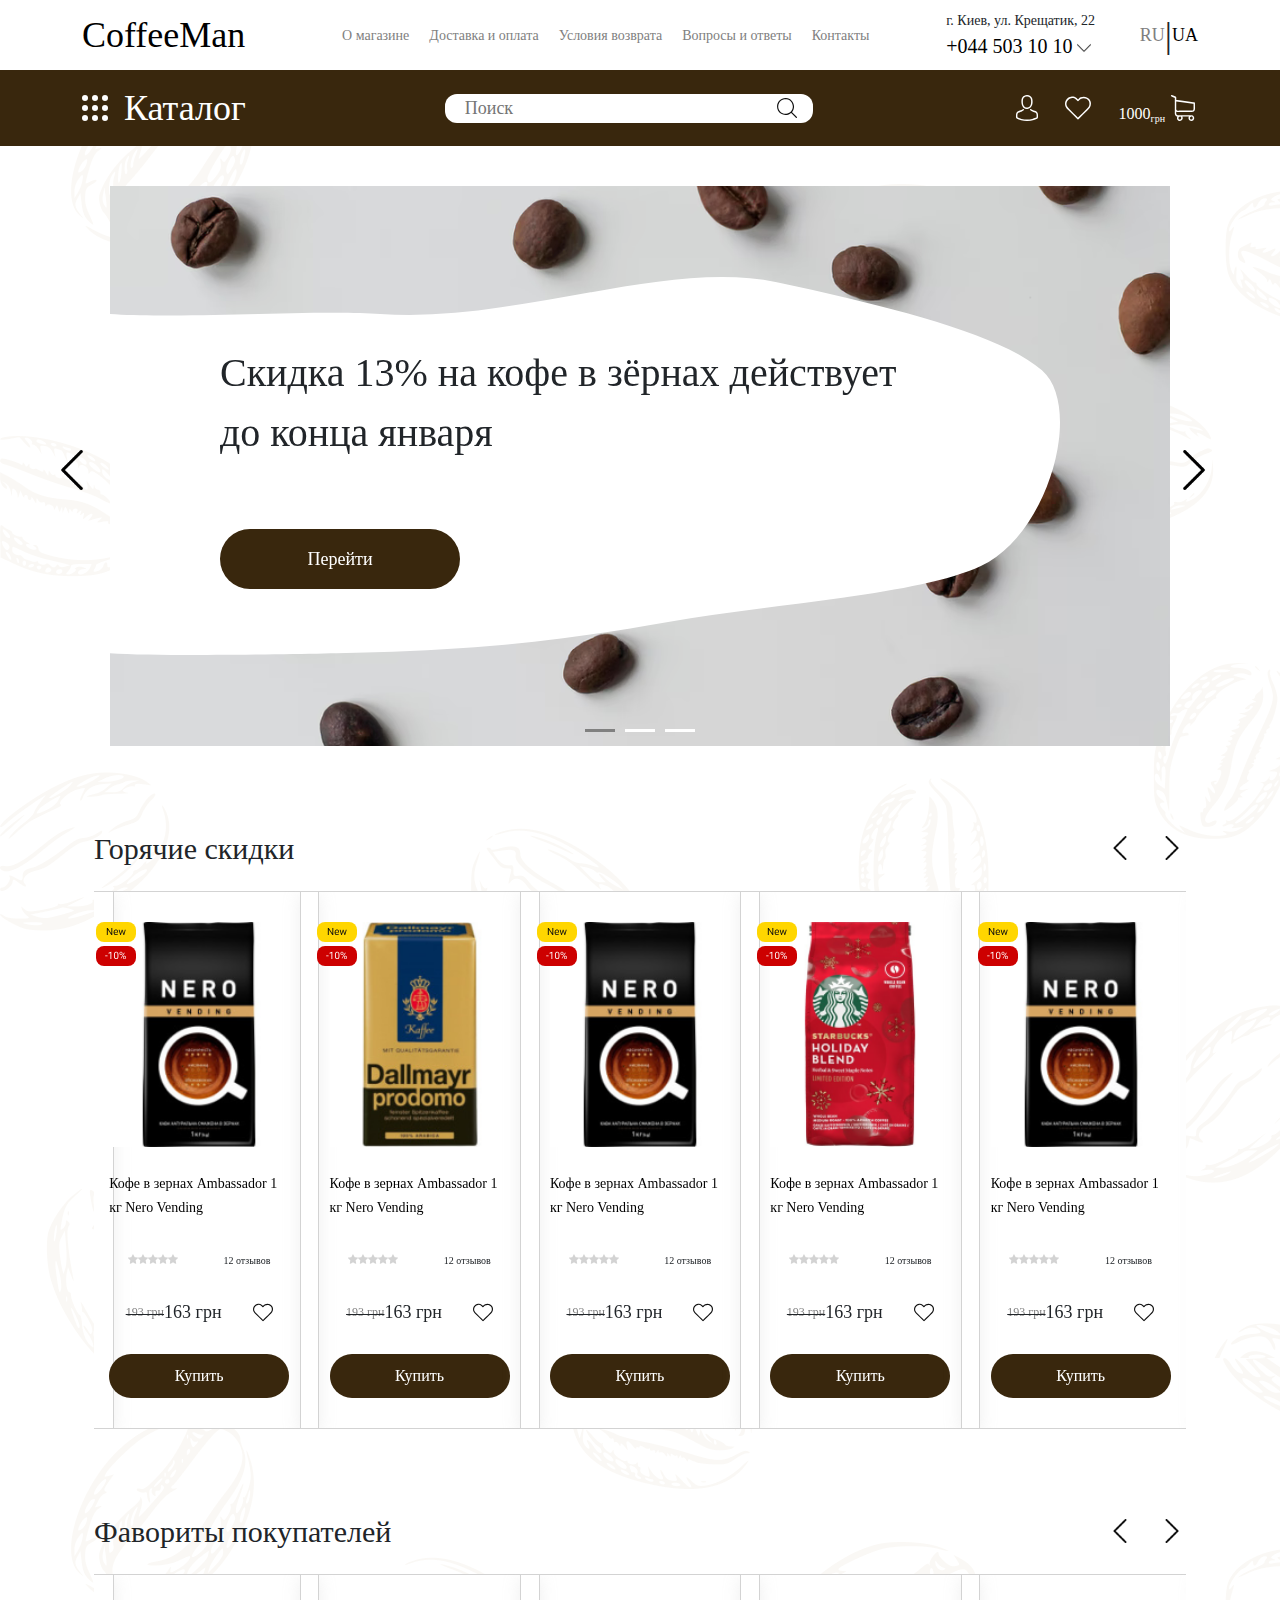
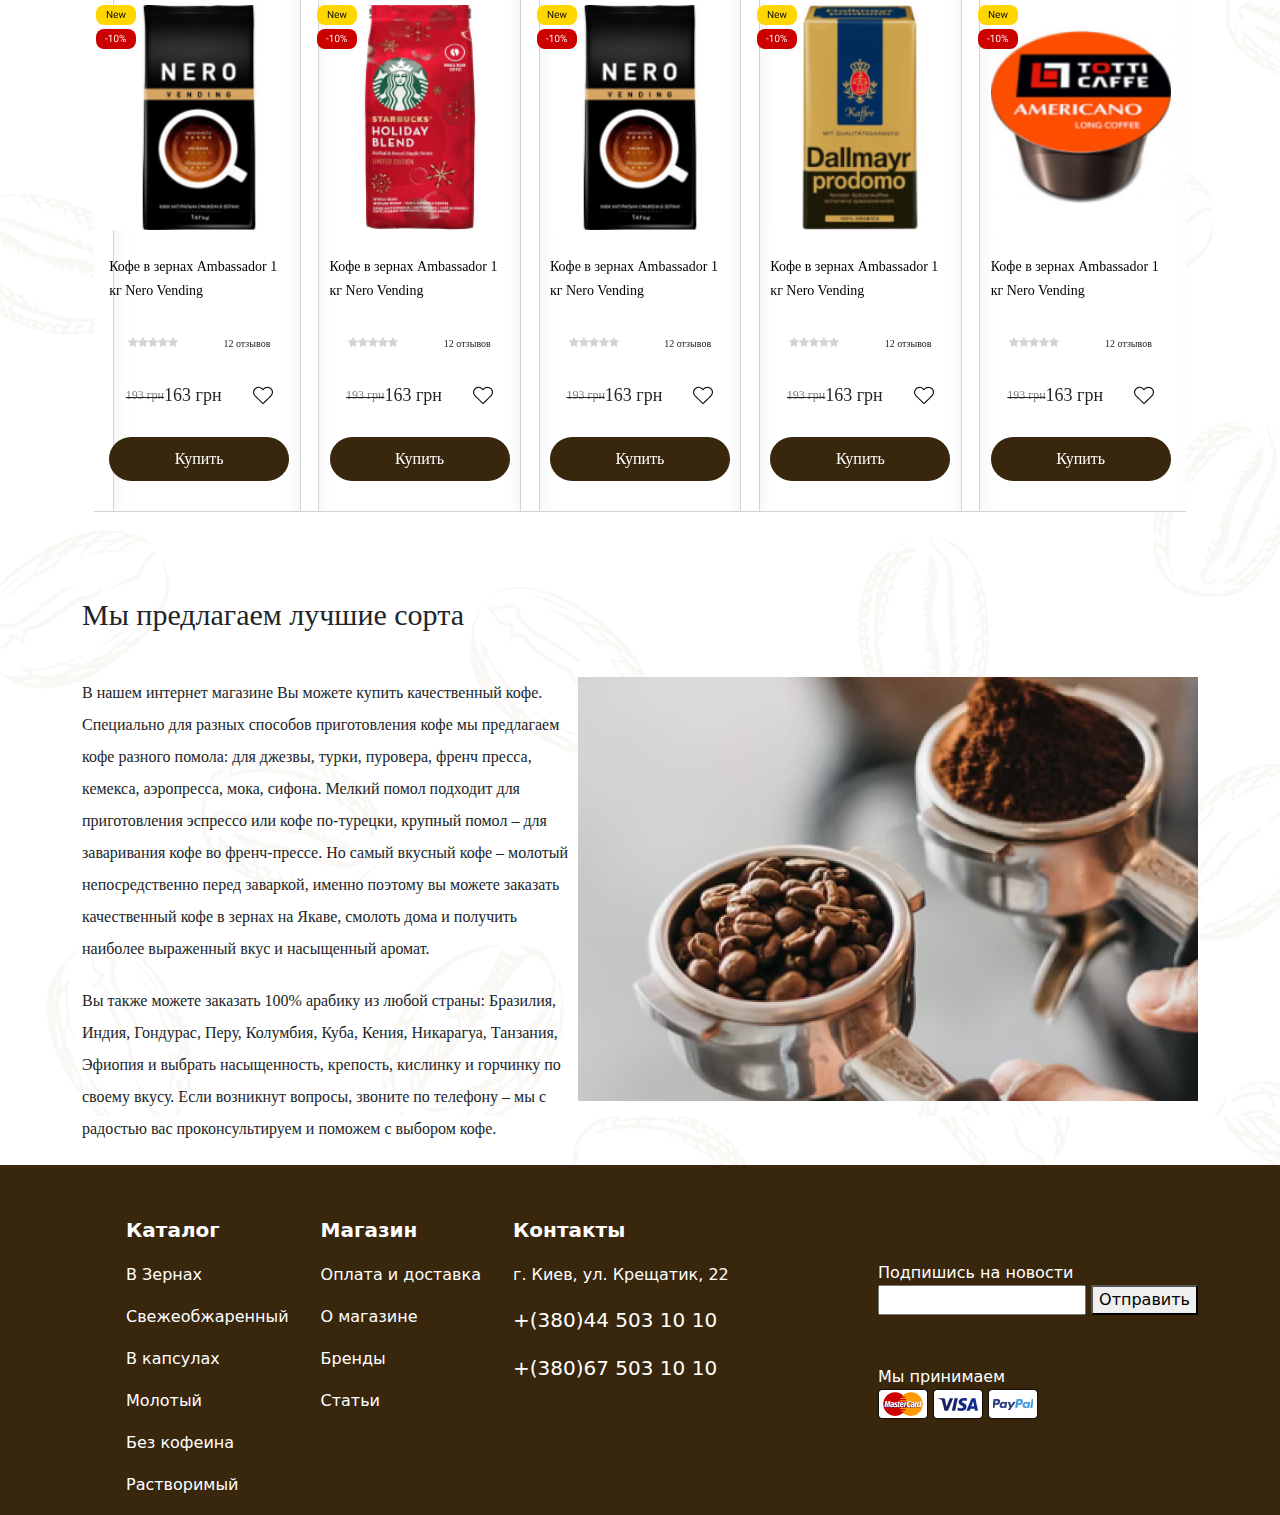
<file: index.html>
<!DOCTYPE html>
<html lang="en">
<head>
    <meta charset="UTF-8">
    <meta http-equiv="X-UA-Compatible" content="IE=edge">
    <meta name="viewport" content="width=device-width, initial-scale=1.0">
    <link rel="stylesheet" href="bootstrap-reboot.min.css">
    <link rel="stylesheet" href="bootstrap-grid.min.css">
    <link rel="stylesheet" href="bootstrap-utilities.min.css">
    <link rel="stylesheet" href="owlcarousel/owl.carousel.min.css">
    <link rel="stylesheet" href="owlcarousel/owl.theme.default.min.css">
    <link rel="stylesheet" href="header.css">
    <link rel="stylesheet" href="style.css">
    <link rel="stylesheet" href="promo-slider_elem.css">
    <link rel="stylesheet" href="footer.css">
    <title>Document</title>
</head>
<body>
    <header class="header">
       
        <div class="top-header">
            <div class="container">
                <div  class="top-header__logo">
                    <span><a href="index.html">CoffeeMan</a></span>
                </div>
                <div class="top-header__menu"> 
                    <ul>
                        <li><a href="#">О магазине</a></li>
                        <li><a href="#">Доставка и оплата</a></li>
                        <li><a href="#">Условия возврата</a></li>
                        <li><a href="#">Вопросы и ответы</a></li>
                        <li><a href="#">Контакты</a></li>
                    </ul>
                </div>
                <div class="top-header__contacts">
                    <ul>
                        <li><div class="home-adress">г. Киев, ул. Крещатик, 22</div></li>
                        <li> 
                            <div class="home-number_span home-number">
                                <a href="tel:+044 503 10 10">+044 503 10 10</a>
                                <a href="#"><img src="icons/free-icon-back-126492.svg"></a>
                                <div class="home-number_span home-number_display-none home-number_display-active">
                                    <div class="home-number__elem2"><a href="tel:+067 503 10 10">+067 503 10 10</a></div>
                                    <div class="home-number__elem3"><a href="tel:+800 503 10 10">+800 503 10 10</a></div>
                                </div> 
                            </div>   
                        </li>
                    </ul>
                </div>
                <div class="top-header__language">
                    <a class="language" href="#">RU</a>
                    <span>|</span>
                    <a class="language active"  href="#">UA</a>
                </div>
            </div>
        </div>
        <div class="bottom-header">
            <div class="container">
                <div class="bottom-header__catalog">
                    <a href="#">Каталог</a>
                </div>
                <div class="bottom-header__search">
                        <input type="text" placeholder="Поиск">
                </div>
                <div class="bottom-header__side-bar col-2">
                    <div class="bottom-header__elem1"><a href="#"><img src="icons/Group 25.svg"></a></div>
                    <div class="bottom-header__elem2"><a href=""><img src="icons/following.svg"></a></div>
                    <div class="bottom-header__elem3">1000 <span>грн</span></div>
                    <div class="bottom-header__elem4"><a href=""><img src="icons/корзина.svg" alt=""></a></div>       
                </div>
            </div>
        </div>
    </header>
    <main class="main">
        <div class="main_bg-img"></div>
        <div class="promo">
            <div class="container">
                <div class="owl-carousel promo-slider__elem1">
                    <div class="owl_bg-img ">
                        <div class="bg-img_elem">
                            <span>Скидка 13% на кофе в зёрнах
                                действует до конца января </span>
                            <div class="elem1_button"><a href="#">Перейти</a></div>
                        </div>
                    </div>
                    <div class="owl_bg-img ">
                        <div class="bg-img_elem">
                            <span>Скидка 13% на кофе в зёрнах
                                действует до конца января </span>
                            <div class="elem1_button"><a href="#">Перейти</a></div>
                        </div>
                    </div>
                    <div class="owl_bg-img ">
                        <div class="bg-img_elem">
                            <span>Скидка 13% на кофе в зёрнах
                            действует до конца января </span>
                            <div class="elem1_button"><a href="#">Перейти</a></div>
                        </div>
                    </div>
                </div>
                <div class="container">
                    <div class="hot-sales"><span>Горячие скидки</span></div>
                    <div class="owl-carousel promo-slider__elem2">                    
                        <div class="product-logo">               
                            <div class="product-preview">
                                <div class="product-icons">
                                    <div class="new-item active"><img src="icons/Frame 3.svg"></div>
                                    <div class="disc-item active"><img src="icons/Group 105.svg"></div>
                                </div>
                               <a href="product.html">
                                    <div class="product-picture"><img src="images/Rectangle 343.png" alt=""></div>
                                    <div class="product-text"><span>Кофе в зернах Ambassador 1 кг Nero Vending </span></div>
                               </a>

                            </div>

                            <div class="product-comment">
                                <div class="product-stars">
                                    <img src="icons/звезда 6.svg" alt="">
                                    <img src="icons/звезда 6.svg" alt="">
                                    <img src="icons/звезда 6.svg" alt="">
                                    <img src="icons/звезда 6.svg" alt="">
                                    <img src="icons/звезда 6.svg" alt="">
                                </div>
                                <div><span>12 отзывов</span></div>
                            </div> 

                            <div class="product-price">
                                <div class="price-value">
                                    <div class="price-crossed"><span>193 грн</span></div>
                                    <div class="price-active"><span>163 грн</span></div>
                                    <div class="product-missed active"><span>нет в наличии</span></div>
                                </div>
                                <div class="product-follow"><img src="/icons/Group-follow.svg" alt=""></div>
                            </div>

                            <div class="product-buy active"> 
                                <a href="#">Купить</a>
                            </div>

                            <div class="product-buy_wait-list active"><a href="#">В список ожидания</a></div>
                            <div class="product-buy_wait-list already active"><a href="#">В списке ожидания</a></div>
                        </div>             
                        <div class="product-logo">               
                            <div class="product-preview">
                                <div class="product-icons">
                                    <div class="new-item active"><img src="icons/Frame 3.svg"></div>
                                    <div class="disc-item active"><img src="icons/Group 105.svg"></div>
                                </div>
                                <a href="product.html">
                                    <div class="product-picture"><img src="images/Rectangle 344.png" alt=""></div>
                                    <div class="product-text"><span>Кофе в зернах Ambassador 1 кг Nero Vending </span></div>
                               </a>
                            </div>

                            <div class="product-comment">
                                <div class="product-stars">
                                    <img src="/icons/звезда 6.svg" alt="">
                                    <img src="/icons/звезда 6.svg" alt="">
                                    <img src="/icons/звезда 6.svg" alt="">
                                    <img src="/icons/звезда 6.svg" alt="">
                                    <img src="/icons/звезда 6.svg" alt="">
                                </div>
                                <div><span>12 отзывов</span></div>
                            </div> 

                            <div class="product-price">
                                <div class="price-value">
                                    <div class="price-crossed"><span>193 грн</span></div>
                                    <div class="price-active"><span>163 грн</span></div>
                                    <div class="product-missed active"><span>нет в наличии</span></div>
                                </div>
                                <div class="product-follow"><img src="/icons/Group-follow.svg" alt=""></div>
                            </div>

                            <div class="product-buy active"> 
                                <a href="#">Купить</a>
                            </div>

                            <div class="product-buy_wait-list active"><a href="#">В список ожидания</a></div>
                            <div class="product-buy_wait-list already active"><a href="#">В списке ожидания</a></div>
                        </div>
                        <div class="product-logo">               
                            <div class="product-preview">
                                <div class="product-icons">
                                    <div class="new-item active"><img src="icons/Frame 3.svg"></div>
                                    <div class="disc-item active"><img src="icons/Group 105.svg"></div>
                                </div>
                                <a href="product.html">
                                    <div class="product-picture"><img src="images/Rectangle 343.png" alt=""></div>
                                    <div class="product-text"><span>Кофе в зернах Ambassador 1 кг Nero Vending </span></div>
                               </a>
                            </div>

                            <div class="product-comment">
                                <div class="product-stars">
                                    <img src="/icons/звезда 6.svg" alt="">
                                    <img src="/icons/звезда 6.svg" alt="">
                                    <img src="/icons/звезда 6.svg" alt="">
                                    <img src="/icons/звезда 6.svg" alt="">
                                    <img src="/icons/звезда 6.svg" alt="">
                                </div>
                                <div><span>12 отзывов</span></div>
                            </div> 

                            <div class="product-price">
                                <div class="price-value">
                                    <div class="price-crossed"><span>193 грн</span></div>
                                    <div class="price-active"><span>163 грн</span></div>
                                    <div class="product-missed active"><span>нет в наличии</span></div>
                                </div>
                                <div class="product-follow"><img src="/icons/Group-follow.svg" alt=""></div>
                            </div>

                            <div class="product-buy active"> 
                                <a href="#">Купить</a>
                            </div>

                            <div class="product-buy_wait-list active"><a href="#">В список ожидания</a></div>
                            <div class="product-buy_wait-list already active"><a href="#">В списке ожидания</a></div>
                        </div>
                        <div class="product-logo">               
                            <div class="product-preview">
                                <div class="product-icons">
                                    <div class="new-item active"><img src="icons/Frame 3.svg"></div>
                                    <div class="disc-item active"><img src="icons/Group 105.svg"></div>
                                </div>
                                <a href="product.html">
                                    <div class="product-picture"><img src="images/Rectangle 347.png" alt=""></div>
                                    <div class="product-text"><span>Кофе в зернах Ambassador 1 кг Nero Vending </span></div>
                               </a>
                            </div>

                            <div class="product-comment">
                                <div class="product-stars">
                                    <img src="/icons/звезда 6.svg" alt="">
                                    <img src="/icons/звезда 6.svg" alt="">
                                    <img src="/icons/звезда 6.svg" alt="">
                                    <img src="/icons/звезда 6.svg" alt="">
                                    <img src="/icons/звезда 6.svg" alt="">
                                </div>
                                <div><span>12 отзывов</span></div>
                            </div> 

                            <div class="product-price">
                                <div class="price-value">
                                    <div class="price-crossed"><span>193 грн</span></div>
                                    <div class="price-active"><span>163 грн</span></div>
                                    <div class="product-missed active"><span>нет в наличии</span></div>
                                </div>
                                <div class="product-follow"><img src="/icons/Group-follow.svg" alt=""></div>
                            </div>

                            <div class="product-buy active"> 
                                <a href="#">Купить</a>
                            </div>

                            <div class="product-buy_wait-list active"><a href="#">В список ожидания</a></div>
                            <div class="product-buy_wait-list already active"><a href="#">В списке ожидания</a></div>
                        </div>
                        <div class="product-logo">               
                            <div class="product-preview">
                                <div class="product-icons">
                                    <div class="new-item active"><img src="icons/Frame 3.svg"></div>
                                    <div class="disc-item active"><img src="icons/Group 105.svg"></div>
                                </div>
                                <a href="product.html">
                                    <div class="product-picture"><img src="images/Rectangle 343.png" alt=""></div>
                                    <div class="product-text"><span>Кофе в зернах Ambassador 1 кг Nero Vending </span></div>
                               </a>
                            </div>

                            <div class="product-comment">
                                <div class="product-stars">
                                    <img src="/icons/звезда 6.svg" alt="">
                                    <img src="/icons/звезда 6.svg" alt="">
                                    <img src="/icons/звезда 6.svg" alt="">
                                    <img src="/icons/звезда 6.svg" alt="">
                                    <img src="/icons/звезда 6.svg" alt="">
                                </div>
                                <div><span>12 отзывов</span></div>
                            </div> 

                            <div class="product-price">
                                <div class="price-value">
                                    <div class="price-crossed"><span>193 грн</span></div>
                                    <div class="price-active"><span>163 грн</span></div>
                                    <div class="product-missed active"><span>нет в наличии</span></div>
                                </div>
                                <div class="product-follow"><img src="/icons/Group-follow.svg" alt=""></div>
                            </div>

                            <div class="product-buy active"> 
                                <a href="#">Купить</a>
                            </div>

                            <div class="product-buy_wait-list active"><a href="#">В список ожидания</a></div>
                            <div class="product-buy_wait-list already active"><a href="#">В списке ожидания</a></div>
                        </div>
                        <div class="product-logo">               
                            <div class="product-preview">
                                <div class="product-icons">
                                    <div class="new-item active"><img src="icons/Frame 3.svg"></div>
                                    <div class="disc-item active"><img src="icons/Group 105.svg"></div>
                                </div>
                                <a href="product.html">
                                    <div class="product-picture"><img src="images/Rectangle 350.png" alt=""></div>
                                    <div class="product-text"><span>Кофе в зернах Ambassador 1 кг Nero Vending </span></div>
                               </a>
                            </div>

                            <div class="product-comment">
                                <div class="product-stars">
                                    <img src="/icons/звезда 6.svg" alt="">
                                    <img src="/icons/звезда 6.svg" alt="">
                                    <img src="/icons/звезда 6.svg" alt="">
                                    <img src="/icons/звезда 6.svg" alt="">
                                    <img src="/icons/звезда 6.svg" alt="">
                                </div>
                                <div><span>12 отзывов</span></div>
                            </div> 

                            <div class="product-price">
                                <div class="price-value">
                                    <div class="price-crossed"><span>193 грн</span></div>
                                    <div class="price-active"><span>163 грн</span></div>
                                    <div class="product-missed active"><span>нет в наличии</span></div>
                                </div>
                                <div class="product-follow"><img src="/icons/Group-follow.svg" alt=""></div>
                            </div>

                            <div class="product-buy active"> 
                                <a href="#">Купить</a>
                            </div>

                            <div class="product-buy_wait-list active"><a href="#">В список ожидания</a></div>
                            <div class="product-buy_wait-list already active"><a href="#">В списке ожидания</a></div>
                        </div>
                    </div>
                    <div class="buy-favorites"><span>Фавориты покупателей</span></div>
                    <div class="owl-carousel promo-slider__elem3">  
                        <div class="product-logo">               
                            <div class="product-preview">
                                <div class="product-icons">
                                    <div class="new-item active"><img src="icons/Frame 3.svg"></div>
                                    <div class="disc-item active"><img src="icons/Group 105.svg"></div>
                                </div>
                                <a href="product.html">
                                    <div class="product-picture"><img src="images/Rectangle 343.png" alt=""></div>
                                    <div class="product-text"><span>Кофе в зернах Ambassador 1 кг Nero Vending </span></div>
                               </a>
                            </div>

                            <div class="product-comment">
                                <div class="product-stars">
                                    <img src="/icons/звезда 6.svg" alt="">
                                    <img src="/icons/звезда 6.svg" alt="">
                                    <img src="/icons/звезда 6.svg" alt="">
                                    <img src="/icons/звезда 6.svg" alt="">
                                    <img src="/icons/звезда 6.svg" alt="">
                                </div>
                                <div><span>12 отзывов</span></div>
                            </div> 

                            <div class="product-price">
                                <div class="price-value">
                                    <div class="price-crossed"><span>193 грн</span></div>
                                    <div class="price-active"><span>163 грн</span></div>
                                    <div class="product-missed active"><span>нет в наличии</span></div>
                                </div>
                                <div class="product-follow"><img src="/icons/Group-follow.svg" alt=""></div>
                            </div>

                            <div class="product-buy active"> 
                                <a href="#">Купить</a>
                            </div>

                            <div class="product-buy_wait-list active"><a href="#">В список ожидания</a></div>
                            <div class="product-buy_wait-list already active"><a href="#">В списке ожидания</a></div>
                        </div>
                        <div class="product-logo">               
                            <div class="product-preview">
                                <div class="product-icons">
                                    <div class="new-item active"><img src="icons/Frame 3.svg"></div>
                                    <div class="disc-item active"><img src="icons/Group 105.svg"></div>
                                </div>
                                <a href="product.html">
                                    <div class="product-picture"><img src="images/Rectangle 347.png" alt=""></div>
                                    <div class="product-text"><span>Кофе в зернах Ambassador 1 кг Nero Vending </span></div>
                               </a>
                            </div>

                            <div class="product-comment">
                                <div class="product-stars">
                                    <img src="/icons/звезда 6.svg" alt="">
                                    <img src="/icons/звезда 6.svg" alt="">
                                    <img src="/icons/звезда 6.svg" alt="">
                                    <img src="/icons/звезда 6.svg" alt="">
                                    <img src="/icons/звезда 6.svg" alt="">
                                </div>
                                <div><span>12 отзывов</span></div>
                            </div> 

                            <div class="product-price">
                                <div class="price-value">
                                    <div class="price-crossed"><span>193 грн</span></div>
                                    <div class="price-active"><span>163 грн</span></div>
                                    <div class="product-missed active"><span>нет в наличии</span></div>
                                </div>
                                <div class="product-follow"><img src="/icons/Group-follow.svg" alt=""></div>
                            </div>

                            <div class="product-buy active"> 
                                <a href="#">Купить</a>
                            </div>

                            <div class="product-buy_wait-list active"><a href="#">В список ожидания</a></div>
                            <div class="product-buy_wait-list already active"><a href="#">В списке ожидания</a></div>
                        </div>
                        <div class="product-logo">               
                            <div class="product-preview">
                                <div class="product-icons">
                                    <div class="new-item active"><img src="icons/Frame 3.svg"></div>
                                    <div class="disc-item active"><img src="icons/Group 105.svg"></div>
                                </div>
                                <a href="product.html">
                                    <div class="product-picture"><img src="images/Rectangle 343.png" alt=""></div>
                                    <div class="product-text"><span>Кофе в зернах Ambassador 1 кг Nero Vending </span></div>
                               </a>
                            </div>

                            <div class="product-comment">
                                <div class="product-stars">
                                    <img src="/icons/звезда 6.svg" alt="">
                                    <img src="/icons/звезда 6.svg" alt="">
                                    <img src="/icons/звезда 6.svg" alt="">
                                    <img src="/icons/звезда 6.svg" alt="">
                                    <img src="/icons/звезда 6.svg" alt="">
                                </div>
                                <div><span>12 отзывов</span></div>
                            </div> 

                            <div class="product-price">
                                <div class="price-value">
                                    <div class="price-crossed"><span>193 грн</span></div>
                                    <div class="price-active"><span>163 грн</span></div>
                                    <div class="product-missed active"><span>нет в наличии</span></div>
                                </div>
                                <div class="product-follow"><img src="/icons/Group-follow.svg" alt=""></div>
                            </div>

                            <div class="product-buy active"> 
                                <a href="#">Купить</a>
                            </div>

                            <div class="product-buy_wait-list active"><a href="#">В список ожидания</a></div>
                            <div class="product-buy_wait-list already active"><a href="#">В списке ожидания</a></div>
                        </div>
                        <div class="product-logo">               
                            <div class="product-preview">
                                <div class="product-icons">
                                    <div class="new-item active"><img src="icons/Frame 3.svg"></div>
                                    <div class="disc-item active"><img src="icons/Group 105.svg"></div>
                                </div>
                                <a href="product.html">
                                    <div class="product-picture"><img src="images/Rectangle 344.png" alt=""></div>
                                    <div class="product-text"><span>Кофе в зернах Ambassador 1 кг Nero Vending </span></div>
                               </a>
                            </div>

                            <div class="product-comment">
                                <div class="product-stars">
                                    <img src="/icons/звезда 6.svg" alt="">
                                    <img src="/icons/звезда 6.svg" alt="">
                                    <img src="/icons/звезда 6.svg" alt="">
                                    <img src="/icons/звезда 6.svg" alt="">
                                    <img src="/icons/звезда 6.svg" alt="">
                                </div>
                                <div><span>12 отзывов</span></div>
                            </div> 

                            <div class="product-price">
                                <div class="price-value">
                                    <div class="price-crossed"><span>193 грн</span></div>
                                    <div class="price-active"><span>163 грн</span></div>
                                    <div class="product-missed active"><span>нет в наличии</span></div>
                                </div>
                                <div class="product-follow"><img src="/icons/Group-follow.svg" alt=""></div>
                            </div>

                            <div class="product-buy active"> 
                                <a href="#">Купить</a>
                            </div>

                            <div class="product-buy_wait-list active"><a href="#">В список ожидания</a></div>
                            <div class="product-buy_wait-list already active"><a href="#">В списке ожидания</a></div>
                        </div>
                        <div class="product-logo">               
                            <div class="product-preview">
                                <div class="product-icons">
                                    <div class="new-item active"><img src="icons/Frame 3.svg"></div>
                                    <div class="disc-item active"><img src="icons/Group 105.svg"></div>
                                </div>
                               <a href="product.html">
                                    <div class="product-picture"><img src="images/Rectangle 348.png" alt=""></div>
                                    <div class="product-text"><span>Кофе в зернах Ambassador 1 кг Nero Vending </span></div>
                               </a>
                            </div>

                            <div class="product-comment">
                                <div class="product-stars">
                                    <img src="/icons/звезда 6.svg" alt="">
                                    <img src="/icons/звезда 6.svg" alt="">
                                    <img src="/icons/звезда 6.svg" alt="">
                                    <img src="/icons/звезда 6.svg" alt="">
                                    <img src="/icons/звезда 6.svg" alt="">
                                </div>
                                <div><span>12 отзывов</span></div>
                            </div> 

                            <div class="product-price">
                                <div class="price-value">
                                    <div class="price-crossed"><span>193 грн</span></div>
                                    <div class="price-active"><span>163 грн</span></div>
                                    <div class="product-missed active"><span>нет в наличии</span></div>
                                </div>
                                <div class="product-follow"><img src="/icons/Group-follow.svg" alt=""></div>
                            </div>

                            <div class="product-buy active"> 
                                <a href="#">Купить</a>
                            </div>

                            <div class="product-buy_wait-list active"><a href="#">В список ожидания</a></div>
                            <div class="product-buy_wait-list already active"><a href="#">В списке ожидания</a></div>
                        </div>
                        <div class="product-logo">               
                            <div class="product-preview">
                                <div class="product-icons">
                                    <div class="new-item active"><img src="icons/Frame 3.svg"></div>
                                    <div class="disc-item active"><img src="icons/Group 105.svg"></div>
                                </div>
                                <div class="product-picture"><img src="images/Rectangle 343.png" alt=""></div>
                                <div class="product-text"><span>Кофе в зернах Ambassador 1 кг Nero Vending </span></div>

                            </div>

                            <div class="product-comment">
                                <div class="product-stars">
                                    <img src="/icons/звезда 6.svg" alt="">
                                    <img src="/icons/звезда 6.svg" alt="">
                                    <img src="/icons/звезда 6.svg" alt="">
                                    <img src="/icons/звезда 6.svg" alt="">
                                    <img src="/icons/звезда 6.svg" alt="">
                                </div>
                                <div><span>12 отзывов</span></div>
                            </div> 

                            <div class="product-price">
                                <div class="price-value">
                                    <div class="price-crossed"><span>193 грн</span></div>
                                    <div class="price-active"><span>163 грн</span></div>
                                    <div class="product-missed active"><span>нет в наличии</span></div>
                                </div>
                                <div class="product-follow"><img src="/icons/Group-follow.svg" alt=""></div>
                            </div>

                            <div class="product-buy active"> 
                                <a href="#">Купить</a>
                            </div>

                            <div class="product-buy_wait-list active"><a href="#">В список ожидания</a></div>
                            <div class="product-buy_wait-list already active"><a href="#">В списке ожидания</a></div>
                        </div>
                    </div>                  
                </div>
                <div class="promo__elem3">
                    <div class="elem3-header"><span>Мы предлагаем лучшие сорта</span></div>
                    <div class="promo-elem3_block">
                        <div class="promo-elem3_text">
                            <span>
                                В нашем интернет магазине Вы можете купить качественный кофе. 
                                Специально для разных способов приготовления кофе мы предлагаем кофе
                                разного помола: для джезвы, турки, пуровера, френч пресса, кемекса, 
                                аэропресса, мока, сифона. Мелкий помол подходит для приготовления 
                                эспрессо или кофе по-турецки, крупный помол – для заваривания кофе
                                во френч-прессе. Но самый вкусный кофе – молотый непосредственно
                                перед заваркой, именно поэтому вы можете заказать качественный кофе
                                в зернах на Якаве, смолоть дома и получить наиболее выраженный вкус
                                и насыщенный аромат.
                            </span>
                            <span>
                                Вы также можете заказать 100% арабику из любой страны: Бразилия, Индия,
                                Гондурас, Перу, Колумбия, Куба, Кения, Никарагуа, Танзания, Эфиопия 
                                и выбрать насыщенность, крепость, кислинку и горчинку по своему вкусу.
                                Если возникнут вопросы, звоните по телефону – мы с радостью вас 
                                проконсультируем и поможем с выбором кофе.
                            </span>
                        </div>
                        <img src="images/image-coffe.png" alt="">
                    </div>                
                </div>
            </div>
        </div>
    </main>
    <footer class="footer">
        <div class="container">
            <div class="footer-info">
                <div class="container">
                    <div class="footer-info footer-info__catalog">                       
                        <ul>
                            <li><span>Каталог</span></li>
                            <li><a href="#">В Зернах</a></li>
                            <li><a href="#">Свежеобжаренный</a></li>
                            <li><a href="#">В капсулах</a></li>
                            <li><a href="#">Молотый</a></li>
                            <li><a href="#">Без кофеина</a></li>
                            <li><a href="#">Растворимый</a></li>
                        </ul>
                    </div>
                    <div class="footer-info footer-info__shop">
                        <ul>
                            <li><span>Магазин</span></li>
                            <li><a href="#">Оплата и доставка</a></li>
                            <li><a href="#">О магазине</a></li>
                            <li><a href="#">Бренды</a></li>
                            <li><a href="#">Статьи</a></li>
                        </ul>
                    </div>
                    <div class="footer-info footer-info__contacts">
                        <ul>
                            <li><span>Контакты</span></li>
                            <li>г. Киев, ул. Крещатик, 22</li>
                            <li><a href="tel:+044 503 10 10"> +(380)44 503 10 10</a></li>
                            <li><a href="tel:+067 503 10 10"> +(380)67 503 10 10</a></li>
                        </ul>
                    </div>
                </div>
            </div>
            <div class="footer-auth">                 
                <div class="footer-auth__mail-input">
                    <span>Подпишись на новости</span>
                    <div class="footer-auth__input">
                        <input type="text" >
                        <button>Отправить</button>
                    </div>
                </div> 
                <div class="footer-auth__pay-cards">
                    <span>Мы принимаем</span>
                    <div class="footer-auth__pay-icons">
                        <a href="#"><img src="icons/mastercard.png" alt=""></a>
                        <a href="#"><img src="icons/visa.png" alt=""></a>
                        <a href="#"><img src="icons/paypal.png" alt=""></a>
                    </div>
                </div>
            </div>
        </div>
    </footer> 
    <script
        src="https://code.jquery.com/jquery-3.6.0.min.js"
        integrity="sha256-/xUj+3OJU5yExlq6GSYGSHk7tPXikynS7ogEvDej/m4="
        crossorigin="anonymous"></script>
    <script src="owlcarousel/owl.carousel.min.js"></script>
    <script src="script.js"></script> 
</body>
</html>
</file>
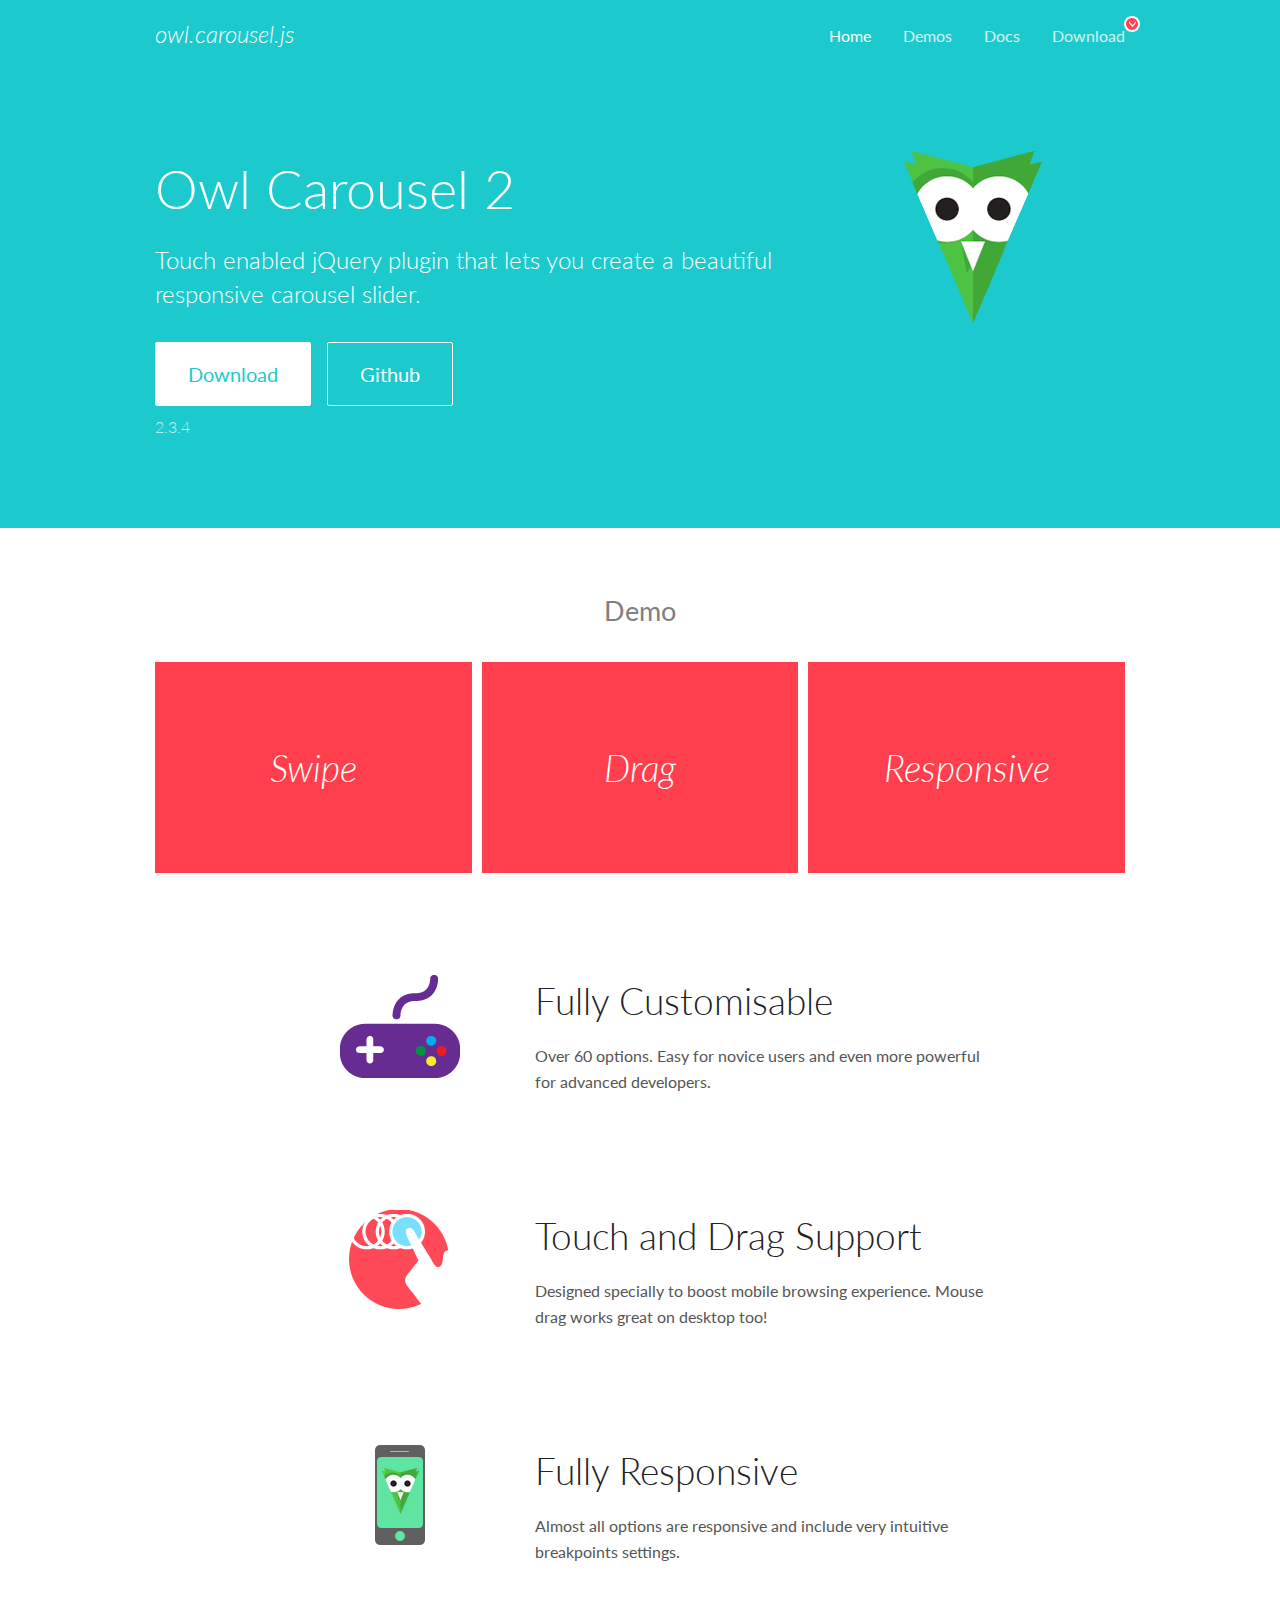
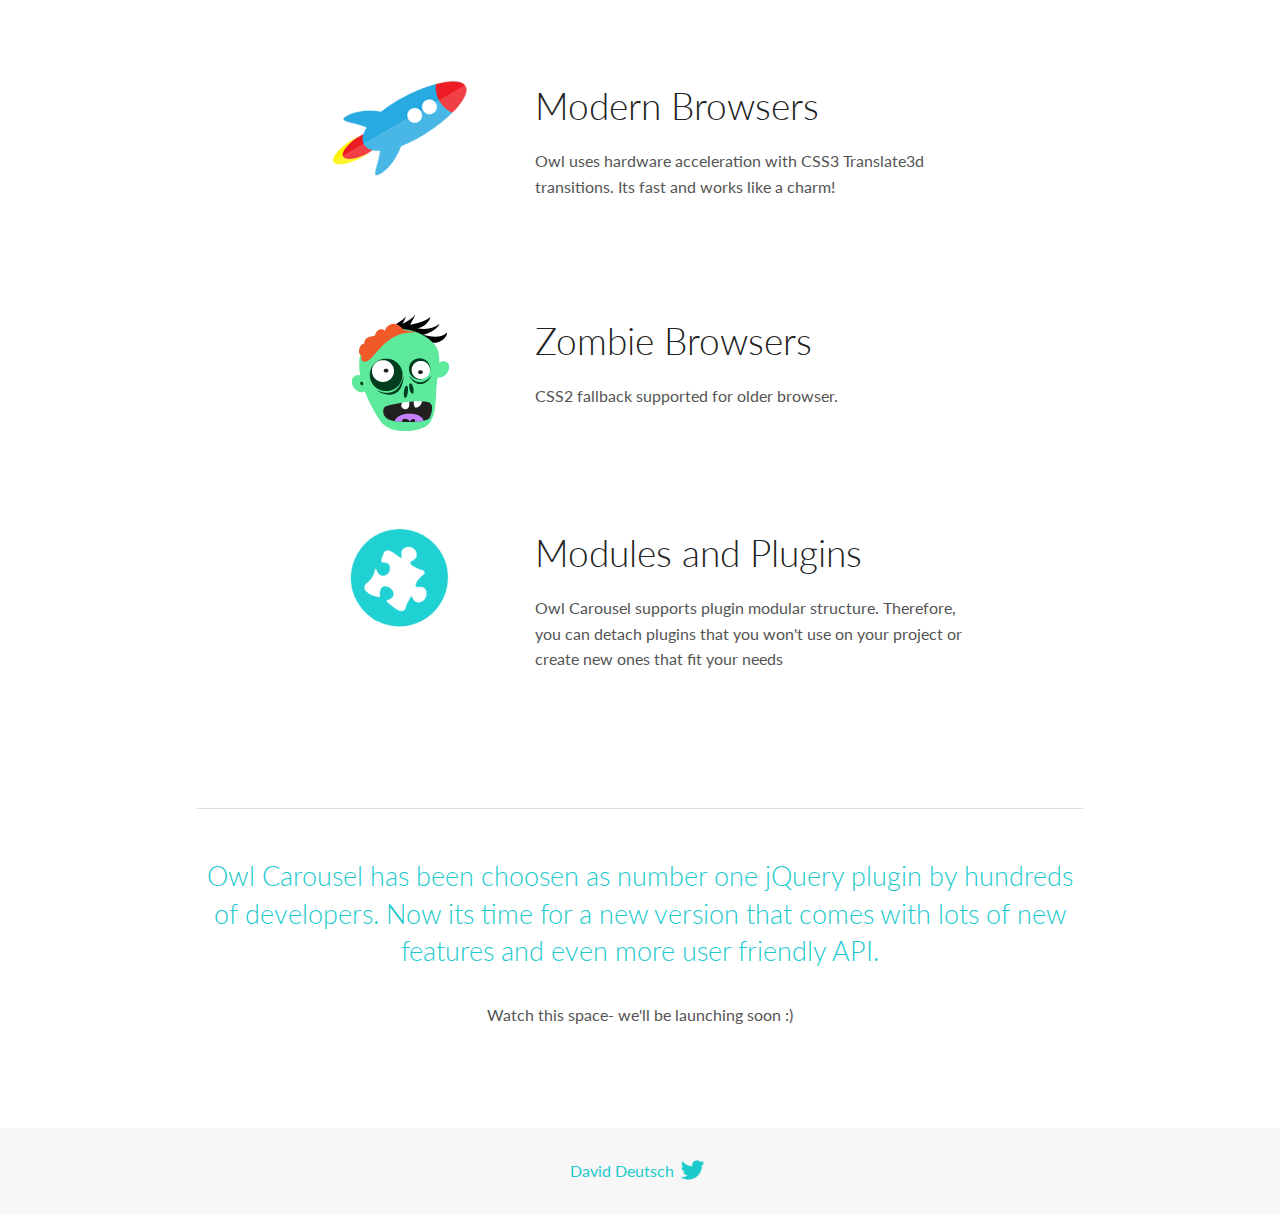
<file: owlcarousel/docs/index.html>
<!DOCTYPE html>
<html lang="en">
  <head>

    <!-- head -->
    <meta charset="utf-8">
    <meta name="msapplication-tap-highlight" content="no" />
    <meta name="viewport" content="width=device-width, initial-scale=1.0" />
    <meta name="description" content="Touch enabled jQuery plugin that lets you create beautiful responsive carousel slider.">
    <meta name="author" content="David Deutsch">
    <title>
      Home | Owl Carousel | 2.3.4
    </title>

    <!-- Stylesheets -->
    <link href='https://fonts.googleapis.com/css?family=Lato:300,400,700,400italic,300italic' rel='stylesheet' type='text/css'>
    <link rel="stylesheet" href="assets/css/docs.theme.min.css">

    <!-- Owl Stylesheets -->
    <link rel="stylesheet" href="assets/owlcarousel/assets/owl.carousel.min.css">
    <link rel="stylesheet" href="assets/owlcarousel/assets/owl.theme.default.min.css">

    <!-- HTML5 shim and Respond.js IE8 support of HTML5 elements and media queries -->

    <!--[if lt IE 9]>
      <script src="https://oss.maxcdn.com/libs/html5shiv/3.7.0/html5shiv.js"></script>
      <script src="https://oss.maxcdn.com/libs/respond.js/1.3.0/respond.min.js"></script>
    <![endif]-->

    <!-- Favicons -->
    <link rel="apple-touch-icon-precomposed" sizes="144x144" href="assets/ico/apple-touch-icon-144-precomposed.png">
    <link rel="shortcut icon" href="assets/ico/favicon.png">
    <link rel="shortcut icon" href="favicon.ico">

    <!-- Yeah i know js should not be in header. Its required for demos.-->

    <!-- javascript -->
    <script src="assets/vendors/jquery.min.js"></script>
    <script src="assets/owlcarousel/owl.carousel.js"></script>
  </head>
  <body>

    <!-- header -->
    <header class="header">
      <div class="row">
        <div class="large-12 columns">
          <div class="brand left">
            <h3>
              <a href="/OwlCarousel2/">owl.carousel.js</a> 
            </h3>
          </div>
          <a id="toggle-nav" class="right">
            <span></span> <span></span> <span></span> 
          </a> 
          <div class="nav-bar">
            <ul class="clearfix">
              <li class="active">
                <a href="/OwlCarousel2/index.html">Home</a> 
              </li>
              <li> <a href="/OwlCarousel2/demos/demos.html">Demos</a>  </li>
              <li> <a href="/OwlCarousel2/docs/started-welcome.html">Docs</a>  </li>
              <li>
                <a href="https://github.com/OwlCarousel2/OwlCarousel2/archive/2.3.4.zip">Download</a> 
                <span class="download"></span> 
              </li>
            </ul>
          </div>
        </div>
      </div>
    </header>

    <!-- home panel -->
    <section id="hero">
      <div class="row">
        <div class="large-8 medium-8 columns">
          <h1>Owl Carousel 2</h1>
          <h4>Touch enabled jQuery plugin that lets you create a beautiful responsive carousel slider.</h4>
          <a href="https://github.com/OwlCarousel2/OwlCarousel2/archive/2.3.4.zip" class="hero-button">Download</a> 
          <a href="https://github.com/OwlCarousel2/OwlCarousel2" class="hero-button outline">Github</a> 
          <p>2.3.4</p>
        </div>
        <div class="large-4 medium-4 columns">
          <img class="owl-logo" src="assets/img/owl-logo.png" alt="mr. Owl">
        </div>
      </div>
    </section>

    <!-- body -->
    <div class="home-demo">
      <div class="row">
        <div class="large-12 columns">
          <h3>Demo</h3>
          <div class="owl-carousel">
            <div class="item">
              <h2>Swipe</h2>
            </div>
            <div class="item">
              <h2>Drag</h2>
            </div>
            <div class="item">
              <h2>Responsive</h2>
            </div>
            <div class="item">
              <h2>CSS3</h2>
            </div>
            <div class="item">
              <h2>Fast</h2>
            </div>
            <div class="item">
              <h2>Easy</h2>
            </div>
            <div class="item">
              <h2>Free</h2>
            </div>
            <div class="item">
              <h2>Upgradable</h2>
            </div>
            <div class="item">
              <h2>Tons of options</h2>
            </div>
            <div class="item">
              <h2>Infinity</h2>
            </div>
            <div class="item">
              <h2>Auto Width</h2>
            </div>
          </div>
        </div>
      </div>
    </div>
    <script>
      var owl = $('.owl-carousel');
      owl.owlCarousel({
        margin: 10,
        loop: true,
        responsive: {
          0: {
            items: 1
          },
          600: {
            items: 2
          },
          1000: {
            items: 3
          }
        }
      })
    </script>

    <!-- features -->
    <div id="features">
      <div class="row">
        <div class="small-12 medium-9 small-centered columns">
          <section class="row feature">
            <div class="medium-4 small-12 columns">
              <img src="assets/img/feature-options.png" alt="">
            </div>
            <div class="medium-8 small-12 columns">
              <h2>Fully Customisable</h2>
              <p>Over 60 options. Easy for novice users and even more powerful for advanced developers.</p>
            </div>
          </section>
          <section class="row feature">
            <div class="medium-4 small-12 columns">
              <img src="assets/img/feature-drag.png" alt="">
            </div>
            <div class="medium-8 small-12 columns">
              <h2>Touch and Drag Support</h2>
              <p>Designed specially to boost mobile browsing experience. Mouse drag works great on desktop too!</p>
            </div>
          </section>
          <section class="row feature">
            <div class="medium-4 small-12 columns">
              <img src="assets/img/feature-responsive.png" alt="">
            </div>
            <div class="medium-8 small-12 columns">
              <h2>Fully Responsive</h2>
              <p>Almost all options are responsive and include very intuitive breakpoints settings.</p>
            </div>
          </section>
          <section class="row feature">
            <div class="medium-4 small-12 columns">
              <img src="assets/img/feature-modern.png" alt="">
            </div>
            <div class="medium-8 small-12 columns">
              <h2>Modern Browsers</h2>
              <p>Owl uses hardware acceleration with CSS3 Translate3d transitions. Its fast and works like a charm! </p>
            </div>
          </section>
          <section class="row feature">
            <div class="medium-4 small-12 columns">
              <img src="assets/img/feature-zombie.png" alt="">
            </div>
            <div class="medium-8 small-12 columns">
              <h2>Zombie Browsers</h2>
              <p>CSS2 fallback supported for older browser.</p>
            </div>
          </section>
          <section class="row feature">
            <div class="medium-4 small-12 columns">
              <img src="assets/img/feature-module.png" alt="">
            </div>
            <div class="medium-8 small-12 columns">
              <h2>Modules and Plugins</h2>
              <p>Owl Carousel supports plugin modular structure. Therefore, you can detach plugins that you won&#x27;t use on your project or create new ones that fit your needs</p>
            </div>
          </section>
        </div>
      </div>
    </div>

    <!-- footer -->
    <section id="teaser-text">
      <div class="row">
        <div class="small-12 medium-11 small-centered columns">
          <hr>
          <h3 id="owl-carousel-has-been-choosen-as-number-one-jquery-plugin-by-hundreds-of-developers-now-its-time-for-a-new-version-that-comes-with-lots-of-new-features-and-even-more-user-friendly-api-">Owl Carousel has been choosen as number one jQuery plugin by hundreds of developers. Now its time for a new version that comes with lots of new features and even more user friendly API.</h3>
          <p>Watch this space- we&#39;ll be launching soon :)</p>
        </div>
      </div>
    </section>

    <!-- footer -->
    <footer class="footer">
      <div class="row">
        <div class="large-12 columns">
          <h5>
            <a href="/OwlCarousel2/docs/support-contact.html">David Deutsch</a> 
            <a id="custom-tweet-button" href="https://twitter.com/share?url=https://github.com/OwlCarousel2/OwlCarousel2&text=Owl Carousel - This is so awesome! " target="_blank"></a> 
          </h5>
        </div>
      </div>
    </footer>

    <!-- vendors -->
    <script src="assets/vendors/highlight.js"></script>
    <script src="assets/js/app.js"></script>
  </body>
</html>
</file>
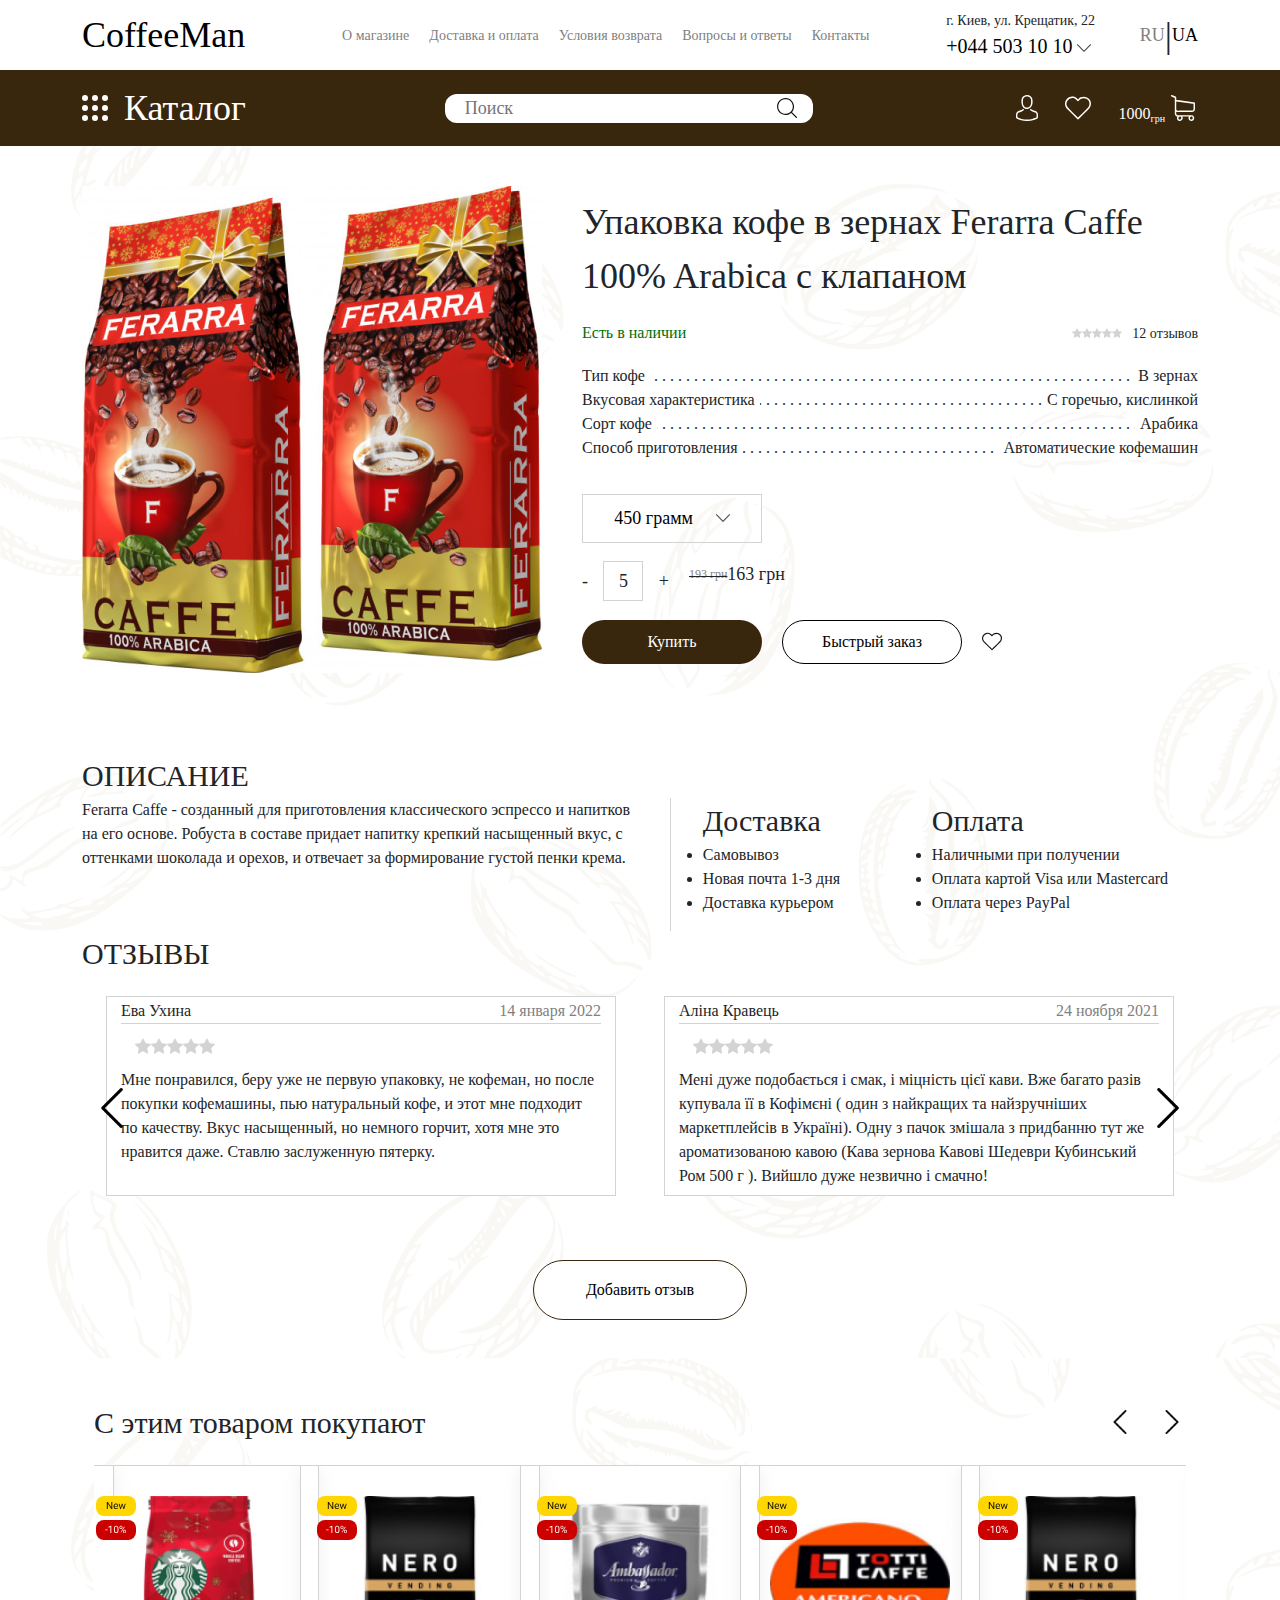
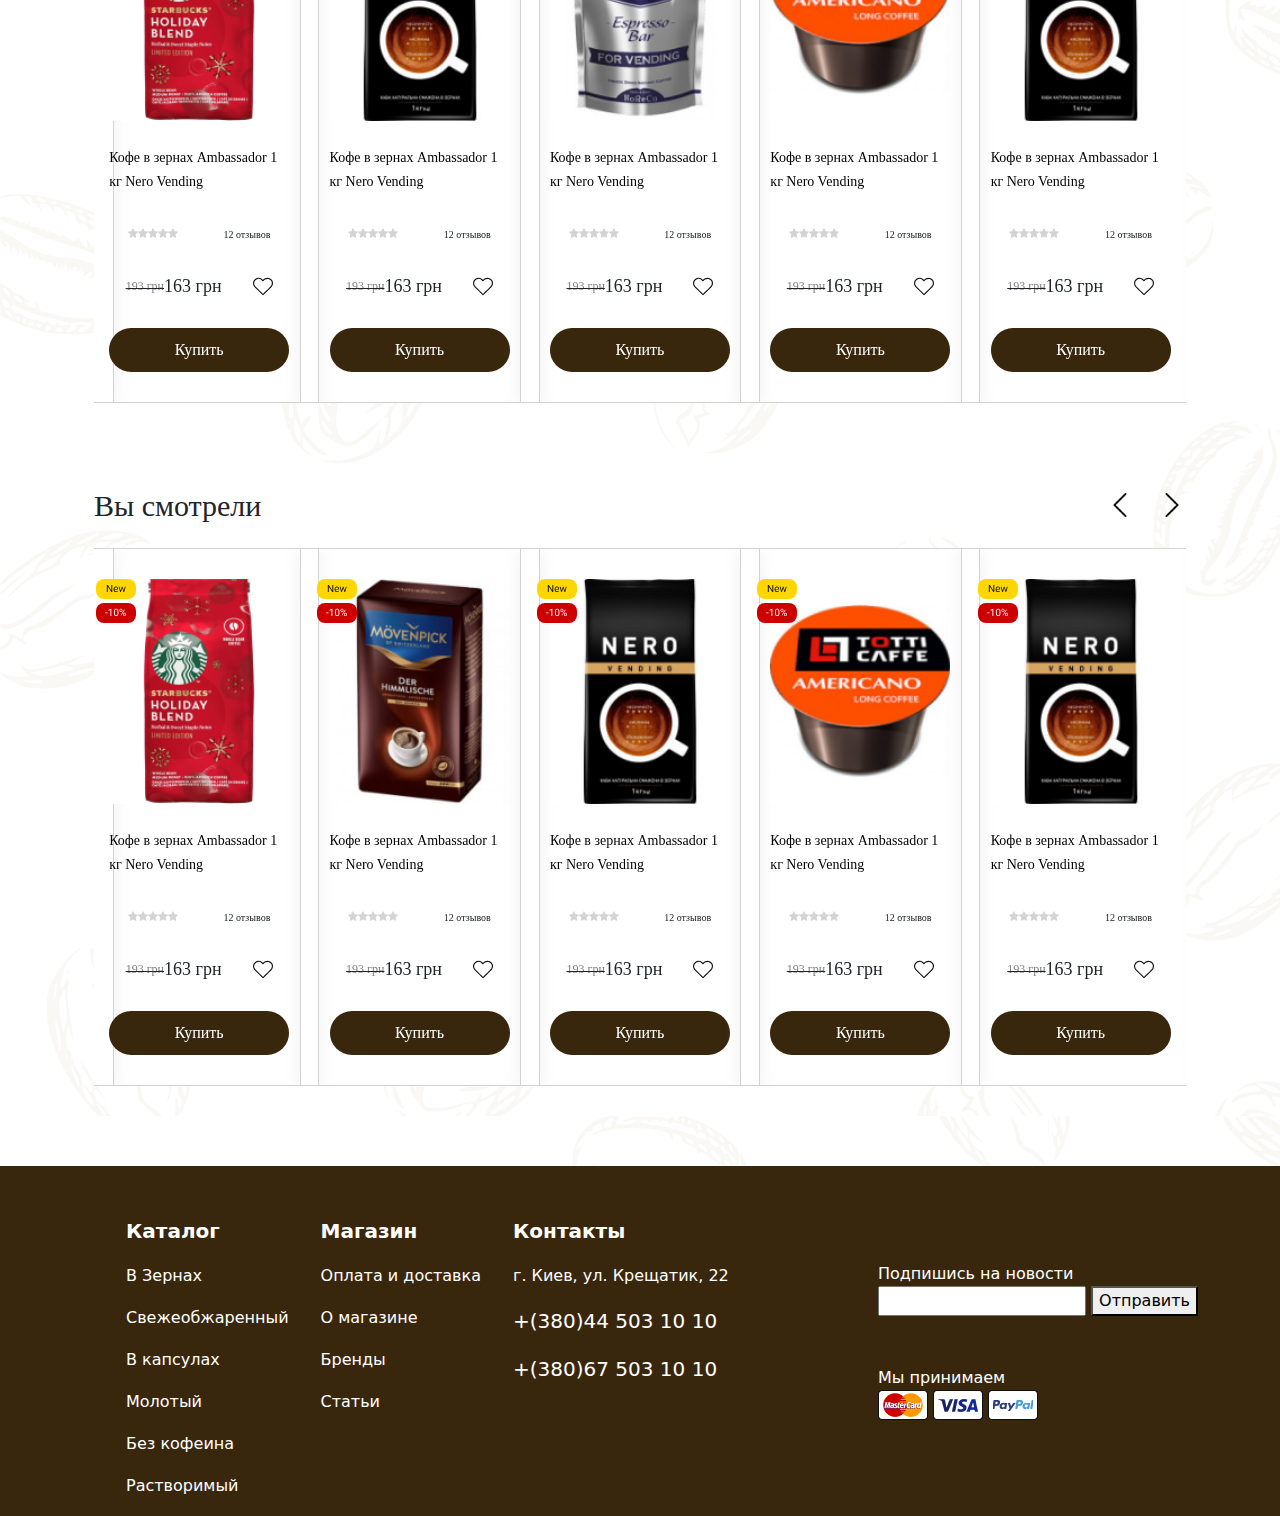
<file: product.html>
<!DOCTYPE html>
<html lang="en">
<head>
    <meta charset="UTF-8">
    <meta http-equiv="X-UA-Compatible" content="IE=edge">
    <meta name="viewport" content="width=device-width, initial-scale=1.0">
    <link rel="stylesheet" href="bootstrap-reboot.min.css">
    <link rel="stylesheet" href="bootstrap-grid.min.css">
    <link rel="stylesheet" href="bootstrap-utilities.min.css">
    <link rel="stylesheet" href="owlcarousel/owl.carousel.min.css">
    <link rel="stylesheet" href="owlcarousel/owl.theme.default.min.css">
    <link rel="stylesheet" href="header.css">
    <link rel="stylesheet" href="style.css">
    <link rel="stylesheet" href="promo-slider_elem.css">
    <link rel="stylesheet" href="footer.css">
    <link rel="stylesheet" href="prodcut.css">
    <title>Document</title>
</head>
<body>
    <header class="header">

        <div class="top-header">
            <div class="container">
                <div  class="top-header__logo">
                    <span><a href="index.html">CoffeeMan</a></span>
                </div>
                <div class="top-header__menu"> 
                    <ul>
                        <li><a href="#">О магазине</a></li>
                        <li><a href="#">Доставка и оплата</a></li>
                        <li><a href="#">Условия возврата</a></li>
                        <li><a href="#">Вопросы и ответы</a></li>
                        <li><a href="#">Контакты</a></li>
                    </ul>
                </div>
                <div class="top-header__contacts">
                    <ul>
                        <li><div class="home-adress">г. Киев, ул. Крещатик, 22</div></li>
                        <li> 
                            <div class="home-number_span home-number">
                                <a href="tel:+044 503 10 10">+044 503 10 10</a>
                                <a href="#"><img src="icons/free-icon-back-126492.svg"></a>
                                <div class="home-number_span home-number_display-none home-number_display-active">
                                    <div class="home-number__elem2"><a href="tel:+067 503 10 10">+067 503 10 10</a></div>
                                    <div class="home-number__elem3"><a href="tel:+800 503 10 10">+800 503 10 10</a></div>
                                </div> 
                            </div>   
                        </li>
                    </ul>
                </div>
                <div class="top-header__language">
                    <a class="language" href="#">RU</a>
                    <span>|</span>
                    <a class="language active"  href="#">UA</a>
                </div>
            </div>
        </div>
        <div class="bottom-header">
            <div class="container">
                <div class="bottom-header__catalog">
                    <a href="#">Каталог</a>
                </div>
                <div class="bottom-header__search">
                    <input type="text" placeholder="Поиск">
                </div>
                <div class="bottom-header__side-bar col-2">
                    <div class="bottom-header__elem1"><a href="#"><img src="icons/Group 25.svg"></a></div>
                    <div class="bottom-header__elem2"><a href=""><img src="icons/following.svg"></a></div>
                    <div class="bottom-header__elem3">1000 <span>грн</span></div>
                    <div class="bottom-header__elem4"><a href=""><img src="icons/корзина.svg" alt=""></a></div>
                </div>
            </div>
        </div>
        
    </header>

    <main class="main">
        <div class="main_bg-img"></div>
        <div class="promo">
            <div class="container">        
                <div class="product-about">
                    <div class="product-about_img"><img src="images/image 11.png" alt=""></div>               
                    <div class="product-about_info">
                        <div class="product-about_name"><span>Упаковка кофе в зернах Ferarra Caffe 100% Arabica с клапаном</span></div>
                        <div class="product__bar_in-stock_comment">
                            <div class="product_is-in-stock"><span>Есть в наличии</span></div>
                            <div class="product__bar product-comment">
                                <div class="product-stars">
                                    <img src="icons/звезда 6.svg" alt="">
                                    <img src="icons/звезда 6.svg" alt="">
                                    <img src="icons/звезда 6.svg" alt="">
                                    <img src="icons/звезда 6.svg" alt="">
                                    <img src="icons/звезда 6.svg" alt="">
                                </div>
                                <div class="product__bar product-comment"><span>12 отзывов</span></div>
                            </div> 
                        </div>
                        <ul class="type-of-coffe">
                            <li><span>Тип кофе</span><span>В зернах</span></li>
                            <li><span>Вкусовая характеристика</span><span>С горечью, кислинкой</span></li>
                            <li><span>Сорт кофе</span><span>Арабика</span></li>
                            <li><span>Способ приготовления</span><span>Автоматические кофемашин</span></li>
                        </ul>
                        <div class="product-variety_button">
                           <div class="variety-button_elem1">
                                <div class="main-variety main-variety_display-none main-variety_display-active"><span><a href="#">240 грамм</a></span></div>
                                <div class="main-variety main-variety_display-active"><span><a href="#">450 грамм</a></span></div>
                                <div class="main-variety main-variety_display-none main-variety_display-active"><span><a href="#">600 грамм</a></span></div>
                                <div class="main-variety main-variety_display-none main-variety_display-active"><span><a href="#">900 грамм</a></span></div>
                           </div>
                           <div class="variety-button_elem2"><a href="#"><img src="icons/free-icon-back-126492.svg" alt=""></a></div>
                        </div>
                        <div class="amount-product">
                            <div class="amount-product_button">
                                <div>-</div>
                                <div class="amount-product_value">5</div>
                                <div>+</div>
                            </div>
                            <div class="price-value">
                                <div class="price-crossed"><span>193 грн</span></div>
                                <div class="price-active"><span>163 грн</span></div>
                            </div>
                        </div>
                        <div class="elem_product-buy">
                            <div class="product-buy active"> 
                                <a href="#">Купить</a>
                            </div>
                            <div class="product_fast-buy active"> 
                                <a href="#">Быстрый заказ</a>
                            </div>
                            <div class="product-follow active"><img src="/icons/Group-follow.svg" alt=""></div>
                        </div>
                    </div>
                </div>
                <div class="description"><span>ОПИСАНИЕ</span></div>
                <div class="product__description">               
                    <div class="description-comment">                
                        <span>
                            Ferarra Caffe - созданный для приготовления классического эспрессо
                        и напитков на его основе. Робуста в составе придает напитку крепкий
                        насыщенный вкус, с оттенками шоколада и орехов, и отвечает
                        за формирование густой пенки крема. 
                        </span>
                    </div>
                    <div class="description_delivery-and-payment">
                        <div class="description-delivery">
                            <ul>
                                <li><span>Доставка</span></li>
                                <li>Самовывоз</li>
                                <li>Новая почта 1-3 дня</li>
                                <li>Доставка курьером</li>
                            </ul>
                        </div>
                        <div class="description-payment">
                            <ul>
                                <li><span>Оплата</span></li>
                                <li>Наличными при получении</li>
                                <li>Оплата картой Visа или Mastercard</li>
                                <li>Оплата через PayPal</li>
                            </ul>
                        </div>
                    </div>
                </div>
                <div class="header-comment"><span>ОТЗЫВЫ</span></div>
                <div class="owl-carousel general__review">
                    <div class="comment_elem comment_elem1">
                        <div class="author_comment">
                            <div class="reviewer-name"><span>Ева Ухина</span></div>
                            <div class="date-of-review"><span>14 января 2022</span></div>
                        </div>
    
                        <div class="content-stars">
                            <div class="comment-stars">
                                <img src="icons/звезда 6.svg" alt="">
                                <img src="icons/звезда 6.svg" alt="">
                                <img src="icons/звезда 6.svg" alt="">
                                <img src="icons/звезда 6.svg" alt="">
                                <img src="icons/звезда 6.svg" alt="">
                            </div>
                            <div class="comment-content">
                                <span>
                                    Мне понравился, беру уже не первую упаковку, не кофеман, 
                                    но после покупки кофемашины, 
                                    пью натуральный кофе, и этот мне подходит по качеству.
                                    Вкус насыщенный, но немного горчит, хотя мне это нравится даже. 
                                    Ставлю заслуженную пятерку.
                                </span>
                            </div>
                         </div>
                    </div>
                    <div class="comment_elem comment_elem2">

                        <div class="author_comment">
                            <div class="reviewer-name"><span>Аліна Кравець</span></div>
                            <div class="date-of-review"><span>24 ноября 2021</span></div>
                        </div>
    
                        <div>
                            <div class="comment-stars">
                                <img src="icons/звезда 6.svg" alt="">
                                <img src="icons/звезда 6.svg" alt="">
                                <img src="icons/звезда 6.svg" alt="">
                                <img src="icons/звезда 6.svg" alt="">
                                <img src="icons/звезда 6.svg" alt="">
                            </div>
                            <div class="comment-content">
                                <span>
                                    Мені дуже подобається і смак, і міцність цієї кави. 
                                    Вже багато разів купувала її в Кофімєні 
                                    ( один з найкращих та найзручніших маркетплейсів в Україні).
                                    Одну з пачок змішала з придбанню тут же ароматизованою кавою 
                                    (Кава зернова Кавові Шедеври Кубинський Ром 500 г ). 
                                    Вийшло дуже незвично і смачно!
                                </span>
                            </div>
                         </div>
                    </div>
                    <div class="comment_elem comment_elem3">

                        <div class="author_comment">
                            <div class="reviewer-name"><span>Аліна Кравець</span></div>
                            <div class="date-of-review"><span>24 ноября 2021</span></div>
                        </div>
    
                        <div>
                            <div class="comment-stars">
                                <img src="icons/звезда 6.svg" alt="">
                                <img src="icons/звезда 6.svg" alt="">
                                <img src="icons/звезда 6.svg" alt="">
                                <img src="icons/звезда 6.svg" alt="">
                                <img src="icons/звезда 6.svg" alt="">
                            </div>
                            <div class="comment-content">
                                <span>
                                    Мені дуже подобається і смак, і міцність цієї кави. 
                                    Вже багато разів купувала її в Кофімєні 
                                    ( один з найкращих та найзручніших маркетплейсів в Україні).
                                    Одну з пачок змішала з придбанню тут же ароматизованою кавою 
                                    (Кава зернова Кавові Шедеври Кубинський Ром 500 г ). 
                                    Вийшло дуже незвично і смачно!
                                </span>
                            </div>
                         </div>
                
                
                
                
                
                
                
                
                
                
                
                
                
                    </div>
                </div>    
                <div class="add-comment">
                    <a href="#"><span>Добавить отзыв</span></a>
                </div>
                <div class="container">
                    <div class="hot-sales"><span>С этим товаром покупают</span></div>
                    <div class="owl-carousel promo-slider__elem2">
                        <div class="product-logo">               
                            <div class="product-preview">
                                <div class="product-icons">
                                    <div class="new-item active"><img src="icons/Frame 3.svg"></div>
                                    <div class="disc-item active"><img src="icons/Group 105.svg"></div>
                                </div>
                                <a href="product.html">
                                    <div class="product-picture"><img src="images/Rectangle 347.png" alt=""></div>
                                    <div class="product-text"><span>Кофе в зернах Ambassador 1 кг Nero Vending </span></div>
                                </a>

                            </div>

                            <div class="product-comment">
                                <div class="product-stars">
                                    <img src="icons/звезда 6.svg" alt="">
                                    <img src="icons/звезда 6.svg" alt="">
                                    <img src="icons/звезда 6.svg" alt="">
                                    <img src="icons/звезда 6.svg" alt="">
                                    <img src="icons/звезда 6.svg" alt="">
                                </div>
                                <div><span>12 отзывов</span></div>
                            </div> 

                            <div class="product-price">
                                <div class="price-value">
                                    <div class="price-crossed"><span>193 грн</span></div>
                                    <div class="price-active"><span>163 грн</span></div>
                                    <div class="product-missed active"><span>нет в наличии</span></div>
                                </div>
                                <div class="product-follow"><img src="/icons/Group-follow.svg" alt=""></div>
                            </div>

                            <div class="product-buy active"> 
                                <a href="#">Купить</a>
                            </div>

                            <div class="product-buy_wait-list active"><a href="#">В список ожидания</a></div>
                            <div class="product-buy_wait-list already active"><a href="#">В списке ожидания</a></div>
                        </div>
                        <div class="product-logo">               
                            <div class="product-preview">
                                <div class="product-icons">
                                    <div class="new-item active"><img src="icons/Frame 3.svg"></div>
                                    <div class="disc-item active"><img src="icons/Group 105.svg"></div>
                                </div>
                                <a href="product.html">
                                    <div class="product-picture"><img src="images/Rectangle 343.png" alt=""></div>
                                    <div class="product-text"><span>Кофе в зернах Ambassador 1 кг Nero Vending </span></div>
                                </a>
                            </div>

                            <div class="product-comment">
                                <div class="product-stars">
                                    <img src="/icons/звезда 6.svg" alt="">
                                    <img src="/icons/звезда 6.svg" alt="">
                                    <img src="/icons/звезда 6.svg" alt="">
                                    <img src="/icons/звезда 6.svg" alt="">
                                    <img src="/icons/звезда 6.svg" alt="">
                                </div>
                                <div><span>12 отзывов</span></div>
                            </div> 

                            <div class="product-price">
                                <div class="price-value">
                                    <div class="price-crossed"><span>193 грн</span></div>
                                    <div class="price-active"><span>163 грн</span></div>
                                    <div class="product-missed active"><span>нет в наличии</span></div>
                                </div>
                                <div class="product-follow"><img src="/icons/Group-follow.svg" alt=""></div>
                            </div>

                            <div class="product-buy active"> 
                                <a href="#">Купить</a>
                            </div>

                            <div class="product-buy_wait-list active"><a href="#">В список ожидания</a></div>
                            <div class="product-buy_wait-list already active"><a href="#">В списке ожидания</a></div>
                        </div>
                        <div class="product-logo">               
                            <div class="product-preview">
                                <div class="product-icons">
                                    <div class="new-item active"><img src="icons/Frame 3.svg"></div>
                                    <div class="disc-item active"><img src="icons/Group 105.svg"></div>
                                </div>
                                <a href="product.html">
                                    <div class="product-picture"><img src="images/Rectangle 345.png" alt=""></div>
                                    <div class="product-text"><span>Кофе в зернах Ambassador 1 кг Nero Vending </span></div>
                                </a>
                            </div>

                            <div class="product-comment">
                                <div class="product-stars">
                                    <img src="/icons/звезда 6.svg" alt="">
                                    <img src="/icons/звезда 6.svg" alt="">
                                    <img src="/icons/звезда 6.svg" alt="">
                                    <img src="/icons/звезда 6.svg" alt="">
                                    <img src="/icons/звезда 6.svg" alt="">
                                </div>
                                <div><span>12 отзывов</span></div>
                            </div> 

                            <div class="product-price">
                                <div class="price-value">
                                    <div class="price-crossed"><span>193 грн</span></div>
                                    <div class="price-active"><span>163 грн</span></div>
                                    <div class="product-missed active"><span>нет в наличии</span></div>
                                </div>
                                <div class="product-follow"><img src="/icons/Group-follow.svg" alt=""></div>
                            </div>

                            <div class="product-buy active"> 
                                <a href="#">Купить</a>
                            </div>

                            <div class="product-buy_wait-list active"><a href="#">В список ожидания</a></div>
                            <div class="product-buy_wait-list already active"><a href="#">В списке ожидания</a></div>
                        </div>
                        <div class="product-logo">               
                            <div class="product-preview">
                                <div class="product-icons">
                                    <div class="new-item active"><img src="icons/Frame 3.svg"></div>
                                    <div class="disc-item active"><img src="icons/Group 105.svg"></div>
                                </div>
                                <a href="product.html">
                                    <div class="product-picture"><img src="images/Rectangle 348.png" alt=""></div>
                                    <div class="product-text"><span>Кофе в зернах Ambassador 1 кг Nero Vending </span></div>
                                </a>
                            </div>

                            <div class="product-comment">
                                <div class="product-stars">
                                    <img src="/icons/звезда 6.svg" alt="">
                                    <img src="/icons/звезда 6.svg" alt="">
                                    <img src="/icons/звезда 6.svg" alt="">
                                    <img src="/icons/звезда 6.svg" alt="">
                                    <img src="/icons/звезда 6.svg" alt="">
                                </div>
                                <div><span>12 отзывов</span></div>
                            </div> 

                            <div class="product-price">
                                <div class="price-value">
                                    <div class="price-crossed"><span>193 грн</span></div>
                                    <div class="price-active"><span>163 грн</span></div>
                                    <div class="product-missed active"><span>нет в наличии</span></div>
                                </div>
                                <div class="product-follow"><img src="/icons/Group-follow.svg" alt=""></div>
                            </div>

                            <div class="product-buy active"> 
                                <a href="#">Купить</a>
                            </div>

                            <div class="product-buy_wait-list active"><a href="#">В список ожидания</a></div>
                            <div class="product-buy_wait-list already active"><a href="#">В списке ожидания</a></div>
                        </div>
                        <div class="product-logo">               
                            <div class="product-preview">
                                <div class="product-icons">
                                    <div class="new-item active"><img src="icons/Frame 3.svg"></div>
                                    <div class="disc-item active"><img src="icons/Group 105.svg"></div>
                                </div>
                                <a href="product.html">
                                    <div class="product-picture"><img src="images/Rectangle 343.png" alt=""></div>
                                    <div class="product-text"><span>Кофе в зернах Ambassador 1 кг Nero Vending </span></div>
                                </a>
                            </div>

                            <div class="product-comment">
                                <div class="product-stars">
                                    <img src="/icons/звезда 6.svg" alt="">
                                    <img src="/icons/звезда 6.svg" alt="">
                                    <img src="/icons/звезда 6.svg" alt="">
                                    <img src="/icons/звезда 6.svg" alt="">
                                    <img src="/icons/звезда 6.svg" alt="">
                                </div>
                                <div><span>12 отзывов</span></div>
                            </div> 

                            <div class="product-price">
                                <div class="price-value">
                                    <div class="price-crossed"><span>193 грн</span></div>
                                    <div class="price-active"><span>163 грн</span></div>
                                    <div class="product-missed active"><span>нет в наличии</span></div>
                                </div>
                                <div class="product-follow"><img src="/icons/Group-follow.svg" alt=""></div>
                            </div>

                            <div class="product-buy active"> 
                                <a href="#">Купить</a>
                            </div>

                            <div class="product-buy_wait-list active"><a href="#">В список ожидания</a></div>
                            <div class="product-buy_wait-list already active"><a href="#">В списке ожидания</a></div>
                        </div>
                        <div class="product-logo">               
                            <div class="product-preview">
                                <div class="product-icons">
                                    <div class="new-item active"><img src="icons/Frame 3.svg"></div>
                                    <div class="disc-item active"><img src="icons/Group 105.svg"></div>
                                </div>
                                <a href="product.html">
                                    <div class="product-picture"><img src="images/Rectangle 343.png" alt=""></div>
                                    <div class="product-text"><span>Кофе в зернах Ambassador 1 кг Nero Vending </span></div>
                                </a>
                            </div>

                            <div class="product-comment">
                                <div class="product-stars">
                                    <img src="/icons/звезда 6.svg" alt="">
                                    <img src="/icons/звезда 6.svg" alt="">
                                    <img src="/icons/звезда 6.svg" alt="">
                                    <img src="/icons/звезда 6.svg" alt="">
                                    <img src="/icons/звезда 6.svg" alt="">
                                </div>
                                <div><span>12 отзывов</span></div>
                            </div> 

                            <div class="product-price">
                                <div class="price-value">
                                    <div class="price-crossed"><span>193 грн</span></div>
                                    <div class="price-active"><span>163 грн</span></div>
                                    <div class="product-missed active"><span>нет в наличии</span></div>
                                </div>
                                <div class="product-follow"><img src="/icons/Group-follow.svg" alt=""></div>
                            </div>

                            <div class="product-buy active"> 
                                <a href="#">Купить</a>
                            </div>

                            <div class="product-buy_wait-list active"><a href="#">В список ожидания</a></div>
                            <div class="product-buy_wait-list already active"><a href="#">В списке ожидания</a></div>
                        </div>
                    </div>
                    <div class="buy-favorites"><span>Вы смотрели</span></div>
                    <div class="owl-carousel promo-slider__elem3">  
                        <div class="product-logo">               
                            <div class="product-preview">
                                <div class="product-icons">
                                    <div class="new-item active"><img src="icons/Frame 3.svg"></div>
                                    <div class="disc-item active"><img src="icons/Group 105.svg"></div>
                                </div>
                                <a href="product.html">
                                    <div class="product-picture"><img src="images/Rectangle 347.png" alt=""></div>
                                    <div class="product-text"><span>Кофе в зернах Ambassador 1 кг Nero Vending </span></div>
                                </a>
                            </div>

                            <div class="product-comment">
                                <div class="product-stars">
                                    <img src="/icons/звезда 6.svg" alt="">
                                    <img src="/icons/звезда 6.svg" alt="">
                                    <img src="/icons/звезда 6.svg" alt="">
                                    <img src="/icons/звезда 6.svg" alt="">
                                    <img src="/icons/звезда 6.svg" alt="">
                                </div>
                                <div><span>12 отзывов</span></div>
                            </div> 

                            <div class="product-price">
                                <div class="price-value">
                                    <div class="price-crossed"><span>193 грн</span></div>
                                    <div class="price-active"><span>163 грн</span></div>
                                    <div class="product-missed active"><span>нет в наличии</span></div>
                                </div>
                                <div class="product-follow"><img src="/icons/Group-follow.svg" alt=""></div>
                            </div>

                            <div class="product-buy active"> 
                                <a href="#">Купить</a>
                            </div>

                            <div class="product-buy_wait-list active"><a href="#">В список ожидания</a></div>
                            <div class="product-buy_wait-list already active"><a href="#">В списке ожидания</a></div>
                        </div>
                        <div class="product-logo">               
                            <div class="product-preview">
                                <div class="product-icons">
                                    <div class="new-item active"><img src="icons/Frame 3.svg"></div>
                                    <div class="disc-item active"><img src="icons/Group 105.svg"></div>
                                </div>
                                <a href="product.html">
                                    <div class="product-picture"><img src="images/Rectangle 350.png" alt=""></div>
                                    <div class="product-text"><span>Кофе в зернах Ambassador 1 кг Nero Vending </span></div>
                                </a>
                            </div>

                            <div class="product-comment">
                                <div class="product-stars">
                                    <img src="/icons/звезда 6.svg" alt="">
                                    <img src="/icons/звезда 6.svg" alt="">
                                    <img src="/icons/звезда 6.svg" alt="">
                                    <img src="/icons/звезда 6.svg" alt="">
                                    <img src="/icons/звезда 6.svg" alt="">
                                </div>
                                <div><span>12 отзывов</span></div>
                            </div> 

                            <div class="product-price">
                                <div class="price-value">
                                    <div class="price-crossed"><span>193 грн</span></div>
                                    <div class="price-active"><span>163 грн</span></div>
                                    <div class="product-missed active"><span>нет в наличии</span></div>
                                </div>
                                <div class="product-follow"><img src="/icons/Group-follow.svg" alt=""></div>
                            </div>

                            <div class="product-buy active"> 
                                <a href="#">Купить</a>
                            </div>

                            <div class="product-buy_wait-list active"><a href="#">В список ожидания</a></div>
                            <div class="product-buy_wait-list already active"><a href="#">В списке ожидания</a></div>
                        </div>
                        <div class="product-logo">               
                            <div class="product-preview">
                                <div class="product-icons">
                                    <div class="new-item active"><img src="icons/Frame 3.svg"></div>
                                    <div class="disc-item active"><img src="icons/Group 105.svg"></div>
                                </div>
                                <a href="product.html">
                                    <div class="product-picture"><img src="images/Rectangle 343.png" alt=""></div>
                                    <div class="product-text"><span>Кофе в зернах Ambassador 1 кг Nero Vending </span></div>
                                </a>
                            </div>

                            <div class="product-comment">
                                <div class="product-stars">
                                    <img src="/icons/звезда 6.svg" alt="">
                                    <img src="/icons/звезда 6.svg" alt="">
                                    <img src="/icons/звезда 6.svg" alt="">
                                    <img src="/icons/звезда 6.svg" alt="">
                                    <img src="/icons/звезда 6.svg" alt="">
                                </div>
                                <div><span>12 отзывов</span></div>
                            </div> 

                            <div class="product-price">
                                <div class="price-value">
                                    <div class="price-crossed"><span>193 грн</span></div>
                                    <div class="price-active"><span>163 грн</span></div>
                                    <div class="product-missed active"><span>нет в наличии</span></div>
                                </div>
                                <div class="product-follow"><img src="/icons/Group-follow.svg" alt=""></div>
                            </div>

                            <div class="product-buy active"> 
                                <a href="#">Купить</a>
                            </div>

                            <div class="product-buy_wait-list active"><a href="#">В список ожидания</a></div>
                            <div class="product-buy_wait-list already active"><a href="#">В списке ожидания</a></div>
                        </div>
                        <div class="product-logo">               
                            <div class="product-preview">
                                <div class="product-icons">
                                    <div class="new-item active"><img src="icons/Frame 3.svg"></div>
                                    <div class="disc-item active"><img src="icons/Group 105.svg"></div>
                                </div>
                                <a href="product.html">
                                    <div class="product-picture"><img src="images/Rectangle 348.png" alt=""></div>
                                    <div class="product-text"><span>Кофе в зернах Ambassador 1 кг Nero Vending </span></div>
                                </a>
                            </div>

                            <div class="product-comment">
                                <div class="product-stars">
                                    <img src="/icons/звезда 6.svg" alt="">
                                    <img src="/icons/звезда 6.svg" alt="">
                                    <img src="/icons/звезда 6.svg" alt="">
                                    <img src="/icons/звезда 6.svg" alt="">
                                    <img src="/icons/звезда 6.svg" alt="">
                                </div>
                                <div><span>12 отзывов</span></div>
                            </div> 

                            <div class="product-price">
                                <div class="price-value">
                                    <div class="price-crossed"><span>193 грн</span></div>
                                    <div class="price-active"><span>163 грн</span></div>
                                    <div class="product-missed active"><span>нет в наличии</span></div>
                                </div>
                                <div class="product-follow"><img src="/icons/Group-follow.svg" alt=""></div>
                            </div>

                            <div class="product-buy active"> 
                                <a href="#">Купить</a>
                            </div>

                            <div class="product-buy_wait-list active"><a href="#">В список ожидания</a></div>
                            <div class="product-buy_wait-list already active"><a href="#">В списке ожидания</a></div>
                        </div>
                        <div class="product-logo">               
                            <div class="product-preview">
                                <div class="product-icons">
                                    <div class="new-item active"><img src="icons/Frame 3.svg"></div>
                                    <div class="disc-item active"><img src="icons/Group 105.svg"></div>
                                </div>
                                <a href="product.html">
                                    <div class="product-picture"><img src="images/Rectangle 343.png" alt=""></div>
                                    <div class="product-text"><span>Кофе в зернах Ambassador 1 кг Nero Vending </span></div>
                                </a>
                            </div>

                            <div class="product-comment">
                                <div class="product-stars">
                                    <img src="/icons/звезда 6.svg" alt="">
                                    <img src="/icons/звезда 6.svg" alt="">
                                    <img src="/icons/звезда 6.svg" alt="">
                                    <img src="/icons/звезда 6.svg" alt="">
                                    <img src="/icons/звезда 6.svg" alt="">
                                </div>
                                <div><span>12 отзывов</span></div>
                            </div> 

                            <div class="product-price">
                                <div class="price-value">
                                    <div class="price-crossed"><span>193 грн</span></div>
                                    <div class="price-active"><span>163 грн</span></div>
                                    <div class="product-missed active"><span>нет в наличии</span></div>
                                </div>
                                <div class="product-follow"><img src="/icons/Group-follow.svg" alt=""></div>
                            </div>

                            <div class="product-buy active"> 
                                <a href="#">Купить</a>
                            </div>

                            <div class="product-buy_wait-list active"><a href="#">В список ожидания</a></div>
                            <div class="product-buy_wait-list already active"><a href="#">В списке ожидания</a></div>
                        </div>
                        <div class="product-logo">               
                            <div class="product-preview">
                                <div class="product-icons">
                                    <div class="new-item active"><img src="icons/Frame 3.svg"></div>
                                    <div class="disc-item active"><img src="icons/Group 105.svg"></div>
                                </div>
                                <div class="product-picture"><img src="images/Rectangle 343.png" alt=""></div>
                                <div class="product-text"><span>Кофе в зернах Ambassador 1 кг Nero Vending </span></div>

                            </div>

                            <div class="product-comment">
                                <div class="product-stars">
                                    <img src="/icons/звезда 6.svg" alt="">
                                    <img src="/icons/звезда 6.svg" alt="">
                                    <img src="/icons/звезда 6.svg" alt="">
                                    <img src="/icons/звезда 6.svg" alt="">
                                    <img src="/icons/звезда 6.svg" alt="">
                                </div>
                                <div><span>12 отзывов</span></div>
                            </div> 

                            <div class="product-price">
                                <div class="price-value">
                                    <div class="price-crossed"><span>193 грн</span></div>
                                    <div class="price-active"><span>163 грн</span></div>
                                    <div class="product-missed active"><span>нет в наличии</span></div>
                                </div>
                                <div class="product-follow"><img src="/icons/Group-follow.svg" alt=""></div>
                            </div>

                            <div class="product-buy active"> 
                                <a href="#">Купить</a>
                            </div>

                            <div class="product-buy_wait-list active"><a href="#">В список ожидания</a></div>
                            <div class="product-buy_wait-list already active"><a href="#">В списке ожидания</a></div>
                        </div>
                    </div>
                </div>  
            </div>
        </div>
    </main>
    <footer class="footer">
        <div class="container">
            <div class="footer-info">
                <div class="container">
                    <div class="footer-info footer-info__catalog">      
                        <ul>
                            <li><span>Каталог</span></li>
                            <li><a href="#">В Зернах</a></li>
                            <li><a href="#">Свежеобжаренный</a></li>
                            <li><a href="#">В капсулах</a></li>
                            <li><a href="#">Молотый</a></li>
                            <li><a href="#">Без кофеина</a></li>
                            <li><a href="#">Растворимый</a></li>
                        </ul>
                    </div>
                    <div class="footer-info footer-info__shop">
                        <ul>
                            <li><span>Магазин</span></li>
                            <li><a href="#">Оплата и доставка</a></li>
                            <li><a href="#">О магазине</a></li>
                            <li><a href="#">Бренды</a></li>
                            <li><a href="#">Статьи</a></li>
                        </ul>
                    </div>
                    <div class="footer-info footer-info__contacts">
                        <ul>
                            <li><span>Контакты</span></li>
                            <li>г. Киев, ул. Крещатик, 22</li>
                            <li><a href="tel:+044 503 10 10"> +(380)44 503 10 10</a></li>
                            <li><a href="tel:+067 503 10 10"> +(380)67 503 10 10</a></li>
                        </ul>
                    </div>
                </div>
            </div>
            <div class="footer-auth">        
                <div class="footer-auth__mail-input">
                    <span>Подпишись на новости</span>
                    <div class="footer-auth__input">
                        <input type="text" >
                        <button>Отправить</button>
                    </div>
                </div>
                <div class="footer-auth__pay-cards">
                    <span>Мы принимаем</span>
                    <div class="footer-auth__pay-icons">
                        <a href="#"><img src="icons/mastercard.png" alt=""></a>
                        <a href="#"><img src="icons/visa.png" alt=""></a>
                        <a href="#"><img src="icons/paypal.png" alt=""></a>
                    </div>
                </div>
            </div>
        </div>
    </footer>
    <script
        src="https://code.jquery.com/jquery-3.6.0.min.js"
        integrity="sha256-/xUj+3OJU5yExlq6GSYGSHk7tPXikynS7ogEvDej/m4="
        crossorigin="anonymous">
    </script>
    <script src="owlcarousel/owl.carousel.min.js"></script>
    <script src="script.js"></script>
</body>
</html>
</file>
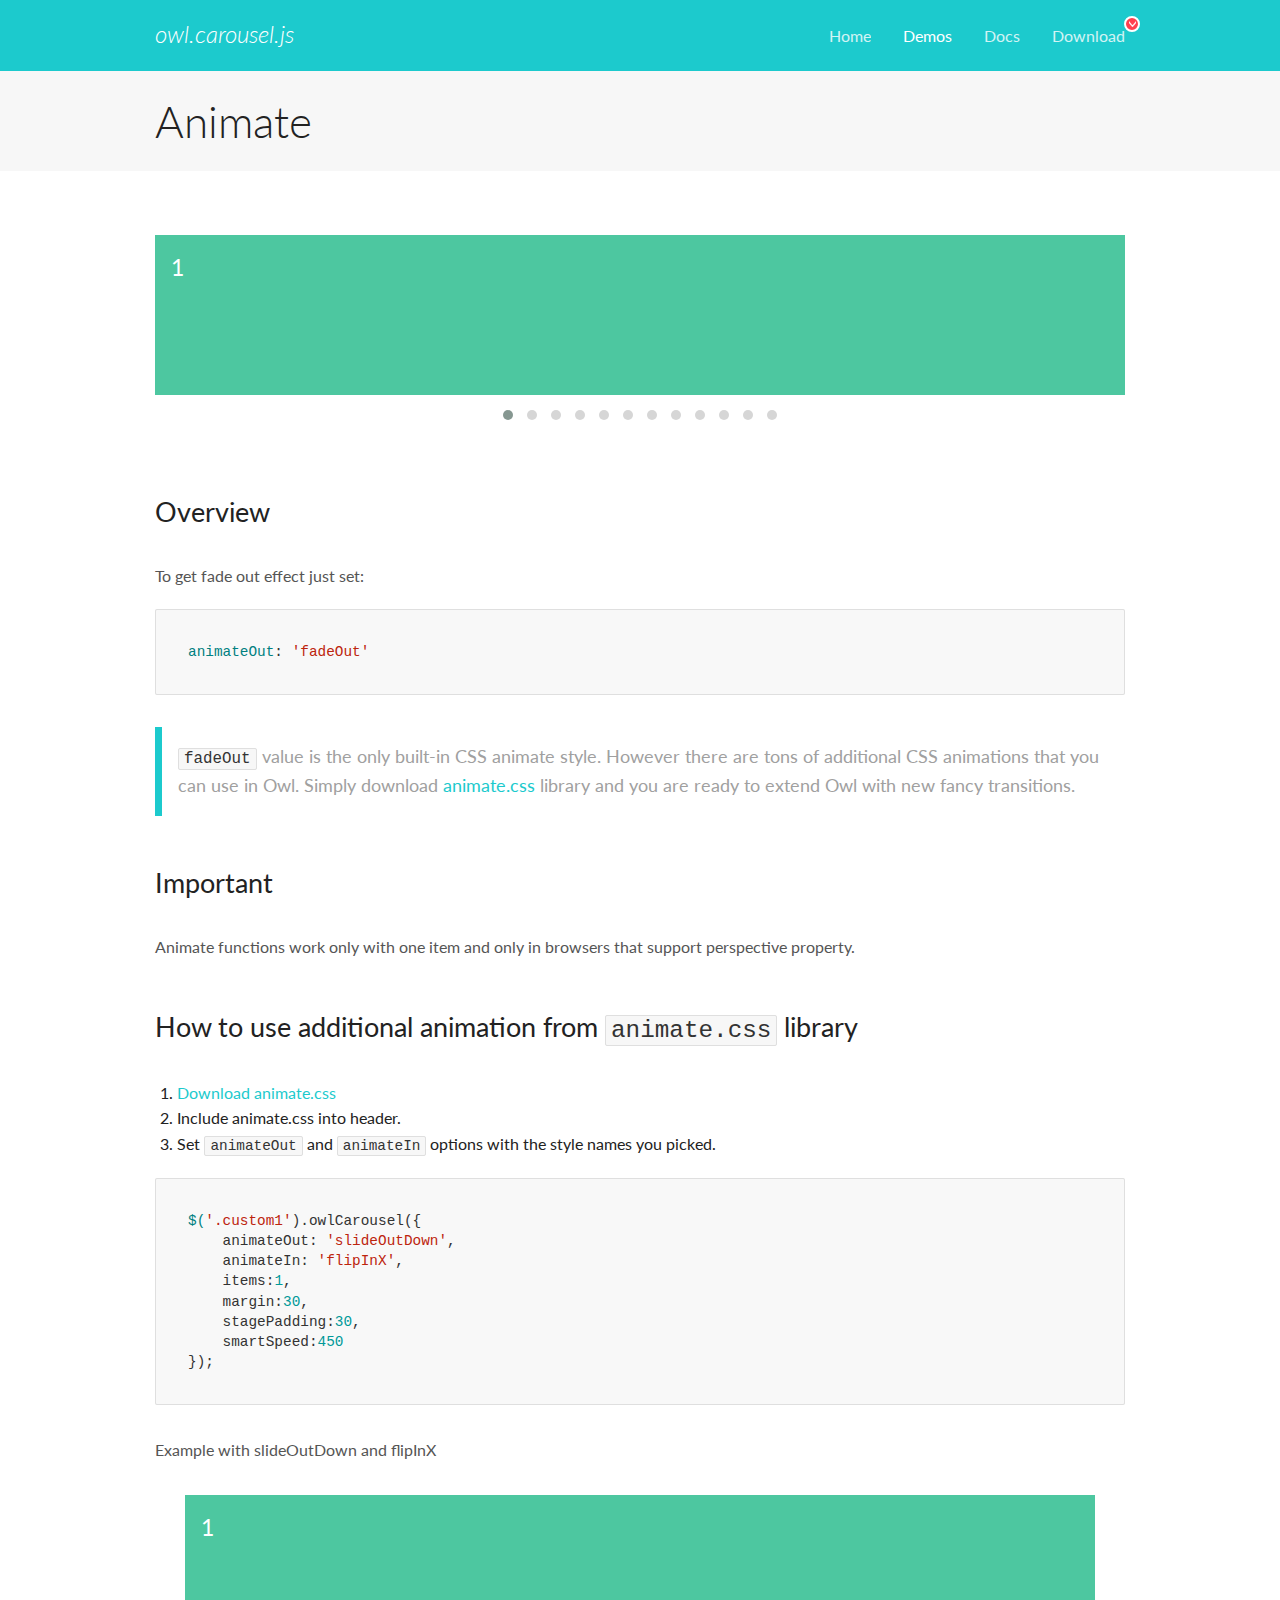
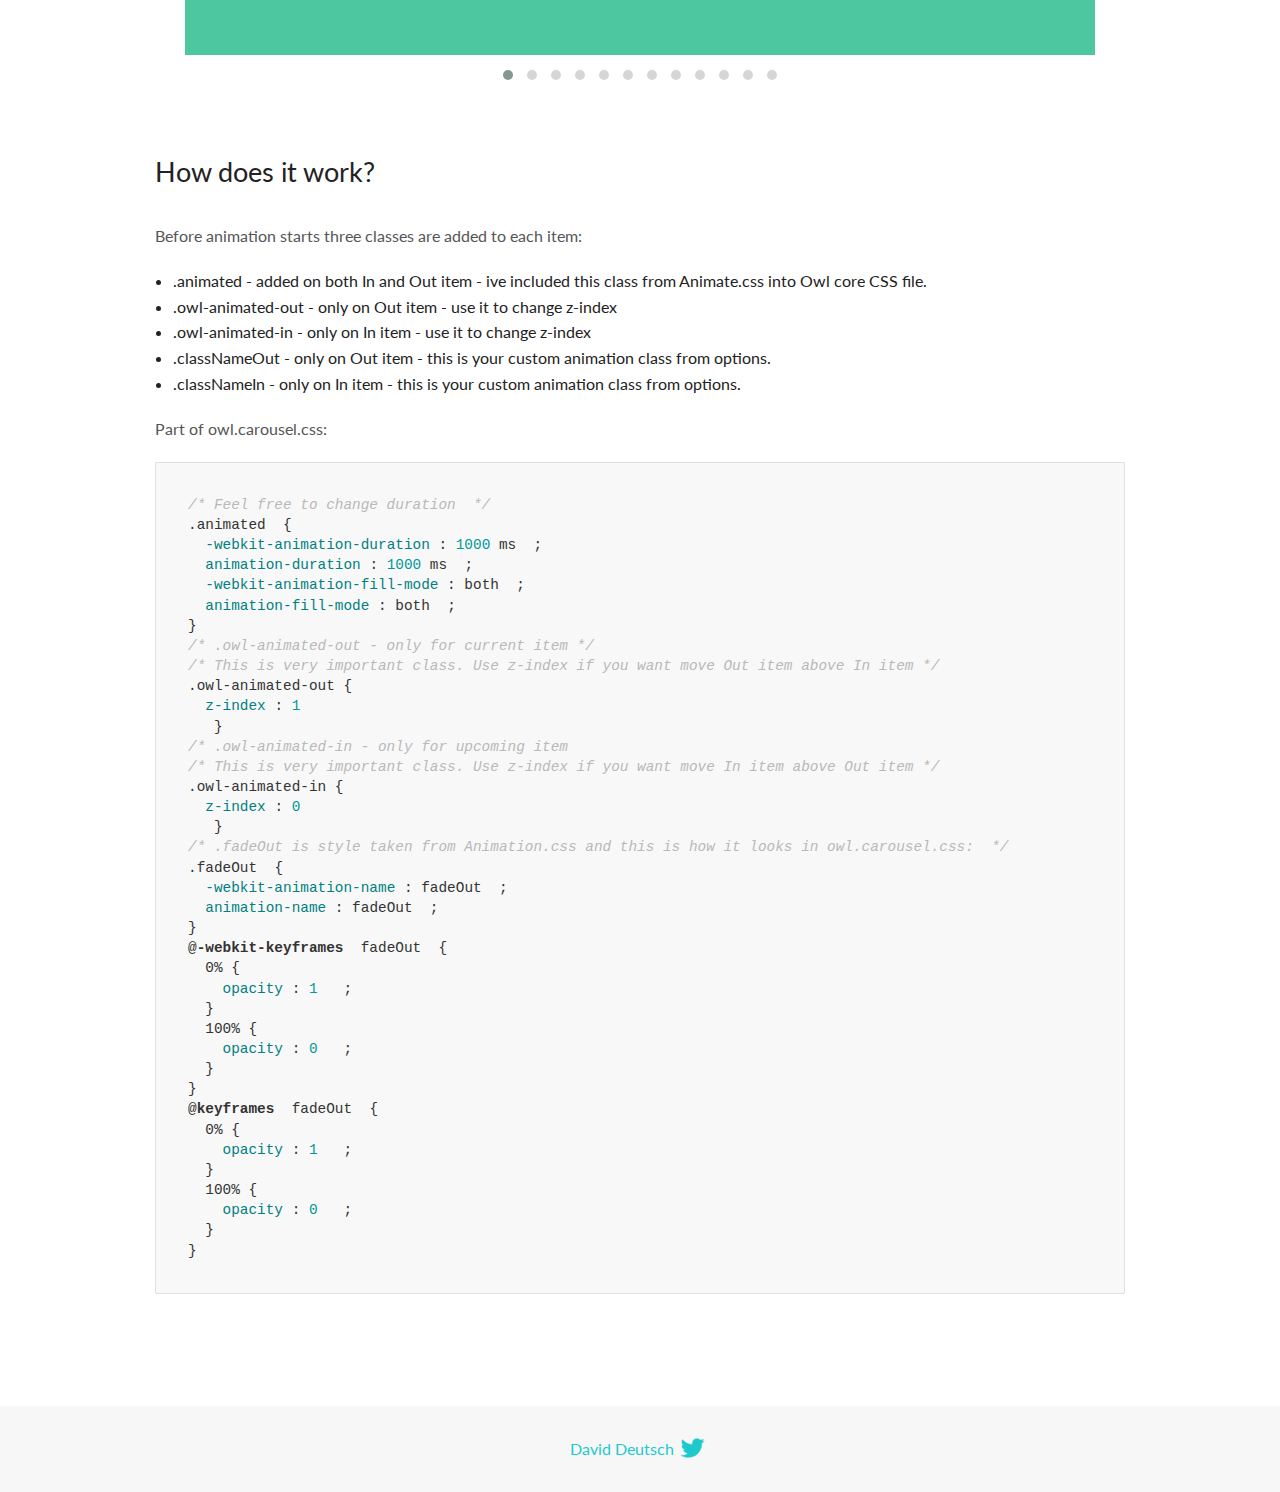
<file: owlcarousel/docs/demos/animate.html>
<!DOCTYPE html>
<html lang="en">
  <head>

    <!-- head -->
    <meta charset="utf-8">
    <meta name="msapplication-tap-highlight" content="no" />
    <meta name="viewport" content="width=device-width, initial-scale=1.0" />
    <meta name="description" content="Animate carousel">
    <meta name="author" content="David Deutsch">
    <title>
      Animate Demo | Owl Carousel | 2.3.4
    </title>

    <!-- Stylesheets -->
    <link href='https://fonts.googleapis.com/css?family=Lato:300,400,700,400italic,300italic' rel='stylesheet' type='text/css'>
    <link rel="stylesheet" href="../assets/css/docs.theme.min.css">

    <!-- Owl Stylesheets -->
    <link rel="stylesheet" href="../assets/owlcarousel/assets/owl.carousel.min.css">
    <link rel="stylesheet" href="../assets/owlcarousel/assets/owl.theme.default.min.css">

    <!-- HTML5 shim and Respond.js IE8 support of HTML5 elements and media queries -->

    <!--[if lt IE 9]>
      <script src="https://oss.maxcdn.com/libs/html5shiv/3.7.0/html5shiv.js"></script>
      <script src="https://oss.maxcdn.com/libs/respond.js/1.3.0/respond.min.js"></script>
    <![endif]-->

    <!-- Favicons -->
    <link rel="apple-touch-icon-precomposed" sizes="144x144" href="../assets/ico/apple-touch-icon-144-precomposed.png">
    <link rel="shortcut icon" href="../assets/ico/favicon.png">
    <link rel="shortcut icon" href="favicon.ico">

    <!-- Yeah i know js should not be in header. Its required for demos.-->

    <!-- javascript -->
    <script src="../assets/vendors/jquery.min.js"></script>
    <script src="../assets/owlcarousel/owl.carousel.js"></script>
  </head>
  <body>

    <!-- header -->
    <header class="header">
      <div class="row">
        <div class="large-12 columns">
          <div class="brand left">
            <h3>
              <a href="/OwlCarousel2/">owl.carousel.js</a> 
            </h3>
          </div>
          <a id="toggle-nav" class="right">
            <span></span> <span></span> <span></span> 
          </a> 
          <div class="nav-bar">
            <ul class="clearfix">
              <li> <a href="/OwlCarousel2/index.html">Home</a>  </li>
              <li class="active">
                <a href="/OwlCarousel2/demos/demos.html">Demos</a> 
              </li>
              <li> <a href="/OwlCarousel2/docs/started-welcome.html">Docs</a>  </li>
              <li>
                <a href="https://github.com/OwlCarousel2/OwlCarousel2/archive/2.3.4.zip">Download</a> 
                <span class="download"></span> 
              </li>
            </ul>
          </div>
        </div>
      </div>
    </header>

    <!-- title -->
    <section class="title">
      <div class="row">
        <div class="large-12 columns">
          <h1>Animate</h1>
        </div>
      </div>
    </section>

    <!--  Demos -->
    <section id="demos">
      <div class="row">
        <div class="large-12 columns">
          <div class="fadeOut owl-carousel owl-theme">
            <div class="item">
              <h4>1</h4>
            </div>
            <div class="item">
              <h4>2</h4>
            </div>
            <div class="item">
              <h4>3</h4>
            </div>
            <div class="item">
              <h4>4</h4>
            </div>
            <div class="item">
              <h4>5</h4>
            </div>
            <div class="item">
              <h4>6</h4>
            </div>
            <div class="item">
              <h4>7</h4>
            </div>
            <div class="item">
              <h4>8</h4>
            </div>
            <div class="item">
              <h4>9</h4>
            </div>
            <div class="item">
              <h4>10</h4>
            </div>
            <div class="item">
              <h4>11</h4>
            </div>
            <div class="item">
              <h4>12</h4>
            </div>
          </div>
          <h3 id="overview">Overview</h3>
          <p>To get fade out effect just set:</p>
          <pre><code>animateOut: &#39;fadeOut&#39;</code></pre>
          <blockquote>
            <p><code>fadeOut</code> value is the only built-in CSS animate style. However there are tons of additional CSS animations that you can use in Owl. Simply download
              <a href="https://daneden.github.io/animate.css/">animate.css</a>  library and you are ready to extend Owl with new fancy transitions.</p>
          </blockquote>
          <h3 id="important">Important</h3>
          <p>Animate functions work only with one item and only in browsers that support perspective property.</p>
          <h3 id="how-to-use-additional-animation-from-animate-css-library">How to use additional animation from <code>animate.css</code> library</h3>
          <ol>
            <li> <a href="https://daneden.github.io/animate.css/">Download animate.css</a>  </li>
            <li>Include animate.css into header.</li>
            <li>Set <code>animateOut</code> and <code>animateIn</code> options with the style names you picked.</li>
          </ol>
          <pre><code>$(&#39;.custom1&#39;).owlCarousel({
    animateOut: &#39;slideOutDown&#39;,
    animateIn: &#39;flipInX&#39;,
    items:1,
    margin:30,
    stagePadding:30,
    smartSpeed:450
});</code></pre>
          <p>Example with slideOutDown and flipInX</p>
          <div class="custom1 owl-carousel owl-theme">
            <div class="item">
              <h4>1</h4>
            </div>
            <div class="item">
              <h4>2</h4>
            </div>
            <div class="item">
              <h4>3</h4>
            </div>
            <div class="item">
              <h4>4</h4>
            </div>
            <div class="item">
              <h4>5</h4>
            </div>
            <div class="item">
              <h4>6</h4>
            </div>
            <div class="item">
              <h4>7</h4>
            </div>
            <div class="item">
              <h4>8</h4>
            </div>
            <div class="item">
              <h4>9</h4>
            </div>
            <div class="item">
              <h4>10</h4>
            </div>
            <div class="item">
              <h4>11</h4>
            </div>
            <div class="item">
              <h4>12</h4>
            </div>
          </div>
          <h3 id="how-does-it-work-">How does it work?</h3>
          <p>Before animation starts three classes are added to each item:</p>
          <ul>
            <li>.animated - added on both In and Out item - ive included this class from Animate.css into Owl core CSS file.</li>
            <li>.owl-animated-out - only on Out item - use it to change z-index</li>
            <li>.owl-animated-in - only on In item - use it to change z-index</li>
            <li>.classNameOut - only on Out item - this is your custom animation class from options.</li>
            <li>.classNameIn - only on In item - this is your custom animation class from options.</li>
          </ul>
          <p>Part of owl.carousel.css:</p>
          <pre><code class="language-css"><span class="comment">/* Feel free to change duration  */</span> 
<span class="class">.animated</span>  <span class="rules">{
  <span class="rule"><span class="attribute">-webkit-animation-duration</span> :<span class="value"> <span class="number">1000</span> ms</span> </span> ;
  <span class="rule"><span class="attribute">animation-duration</span> :<span class="value"> <span class="number">1000</span> ms</span> </span> ;
  <span class="rule"><span class="attribute">-webkit-animation-fill-mode</span> :<span class="value"> both</span> </span> ;
  <span class="rule"><span class="attribute">animation-fill-mode</span> :<span class="value"> both</span> </span> ;
<span class="rule">}</span> </span> 
<span class="comment">/* .owl-animated-out - only for current item */</span> 
<span class="comment">/* This is very important class. Use z-index if you want move Out item above In item */</span> 
<span class="class">.owl-animated-out</span> <span class="rules">{
  <span class="rule"><span class="attribute">z-index</span> :<span class="value"> <span class="number">1</span> 
</span> </span> </span> }
<span class="comment">/* .owl-animated-in - only for upcoming item
/* This is very important class. Use z-index if you want move In item above Out item */</span> 
<span class="class">.owl-animated-in</span> <span class="rules">{
  <span class="rule"><span class="attribute">z-index</span> :<span class="value"> <span class="number">0</span> 
</span> </span> </span> }
<span class="comment">/* .fadeOut is style taken from Animation.css and this is how it looks in owl.carousel.css:  */</span> 
<span class="class">.fadeOut</span>  <span class="rules">{
  <span class="rule"><span class="attribute">-webkit-animation-name</span> :<span class="value"> fadeOut</span> </span> ;
  <span class="rule"><span class="attribute">animation-name</span> :<span class="value"> fadeOut</span> </span> ;
<span class="rule">}</span> </span> 
<span class="at_rule">@<span class="keyword">-webkit-keyframes</span>  fadeOut </span> {
  0% <span class="rules">{
    <span class="rule"><span class="attribute">opacity</span> :<span class="value"> <span class="number">1</span> </span> </span> ;
  <span class="rule">}</span> </span> 
  100% <span class="rules">{
    <span class="rule"><span class="attribute">opacity</span> :<span class="value"> <span class="number">0</span> </span> </span> ;
  <span class="rule">}</span> </span> 
}
<span class="at_rule">@<span class="keyword">keyframes</span>  fadeOut </span> {
  0% <span class="rules">{
    <span class="rule"><span class="attribute">opacity</span> :<span class="value"> <span class="number">1</span> </span> </span> ;
  <span class="rule">}</span> </span> 
  100% <span class="rules">{
    <span class="rule"><span class="attribute">opacity</span> :<span class="value"> <span class="number">0</span> </span> </span> ;
  <span class="rule">}</span> </span> 
}</code></pre>
          <link rel="stylesheet" href="../assets/css/animate.css">
          <script>
            jQuery(document).ready(function($) {
              $('.fadeOut').owlCarousel({
                items: 1,
                animateOut: 'fadeOut',
                loop: true,
                margin: 10,
              });
              $('.custom1').owlCarousel({
                animateOut: 'slideOutDown',
                animateIn: 'flipInX',
                items: 1,
                margin: 30,
                stagePadding: 30,
                smartSpeed: 450
              });
            });
          </script>
        </div>
      </div>
    </section>

    <!-- footer -->
    <footer class="footer">
      <div class="row">
        <div class="large-12 columns">
          <h5>
            <a href="/OwlCarousel2/docs/support-contact.html">David Deutsch</a> 
            <a id="custom-tweet-button" href="https://twitter.com/share?url=https://github.com/OwlCarousel2/OwlCarousel2&text=Owl Carousel - This is so awesome! " target="_blank"></a> 
          </h5>
        </div>
      </div>
    </footer>

    <!-- vendors -->
    <script src="../assets/vendors/highlight.js"></script>
    <script src="../assets/js/app.js"></script>
  </body>
</html>
</file>
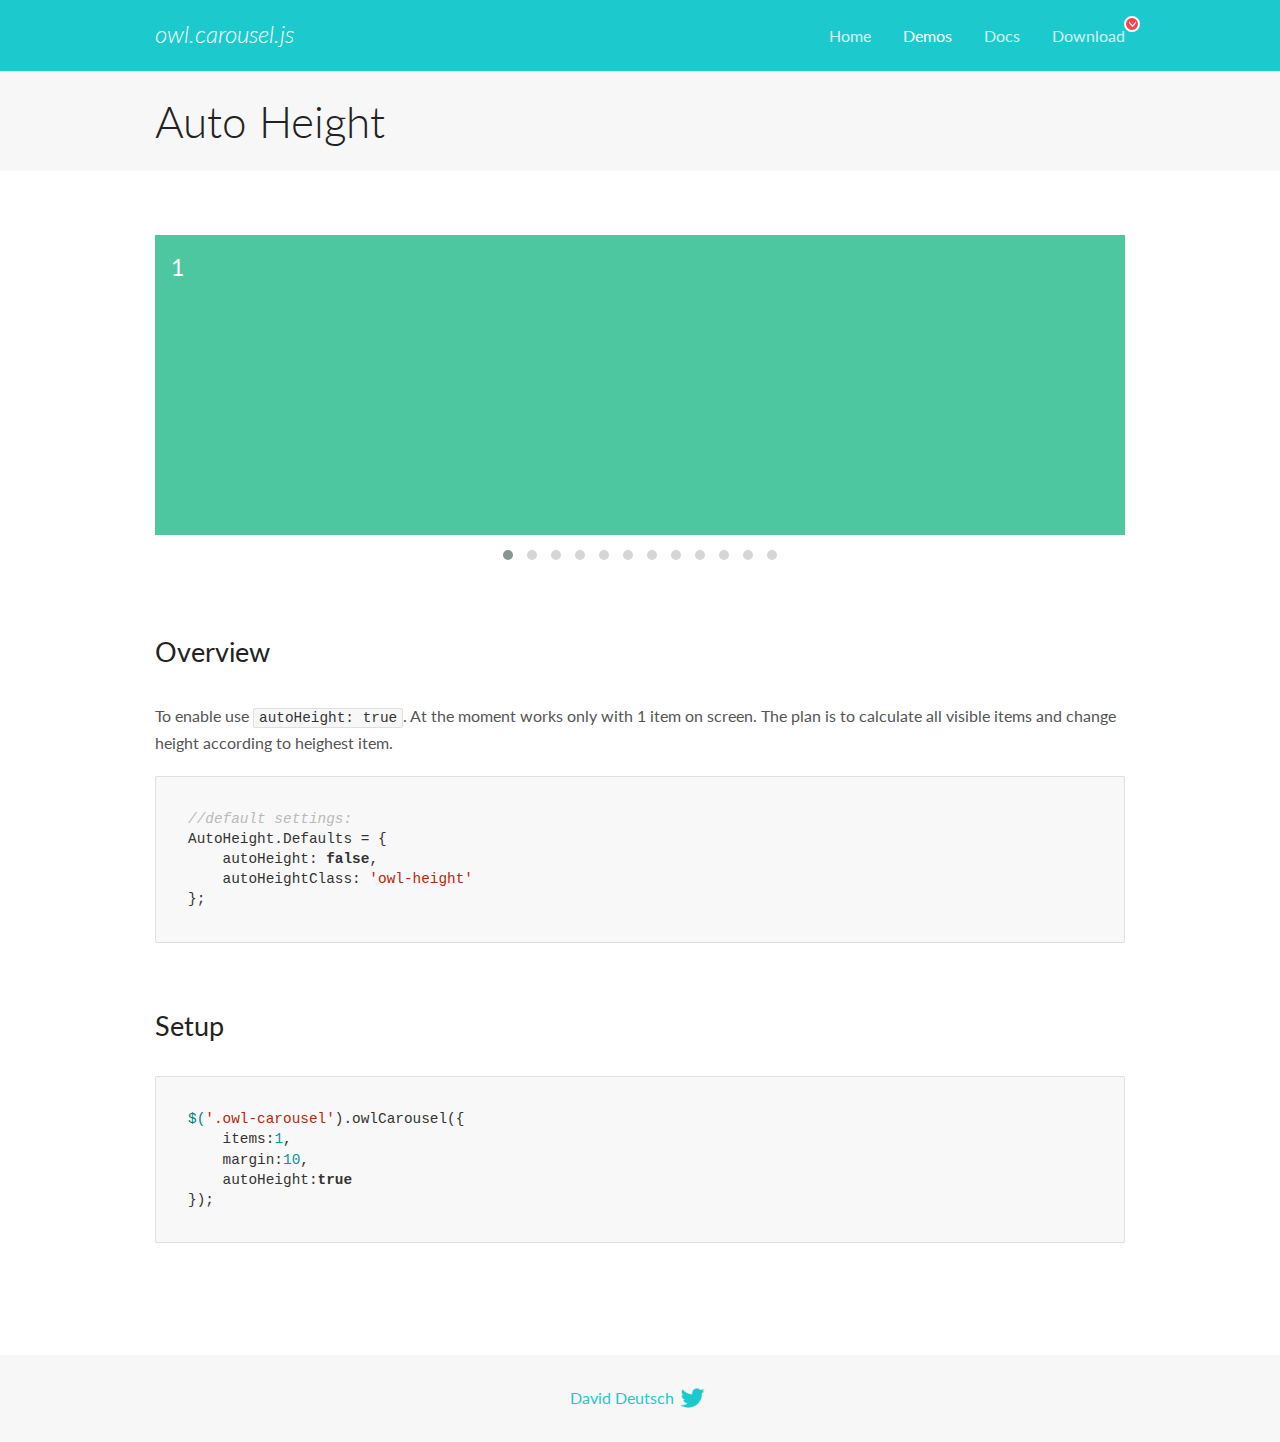
<file: owlcarousel/docs/demos/autoheight.html>
<!DOCTYPE html>
<html lang="en">
  <head>

    <!-- head -->
    <meta charset="utf-8">
    <meta name="msapplication-tap-highlight" content="no" />
    <meta name="viewport" content="width=device-width, initial-scale=1.0" />
    <meta name="description" content="autoHeight usage demo">
    <meta name="author" content="David Deutsch">
    <title>
      Auto Height Demo | Owl Carousel | 2.3.4
    </title>

    <!-- Stylesheets -->
    <link href='https://fonts.googleapis.com/css?family=Lato:300,400,700,400italic,300italic' rel='stylesheet' type='text/css'>
    <link rel="stylesheet" href="../assets/css/docs.theme.min.css">

    <!-- Owl Stylesheets -->
    <link rel="stylesheet" href="../assets/owlcarousel/assets/owl.carousel.min.css">
    <link rel="stylesheet" href="../assets/owlcarousel/assets/owl.theme.default.min.css">

    <!-- HTML5 shim and Respond.js IE8 support of HTML5 elements and media queries -->

    <!--[if lt IE 9]>
      <script src="https://oss.maxcdn.com/libs/html5shiv/3.7.0/html5shiv.js"></script>
      <script src="https://oss.maxcdn.com/libs/respond.js/1.3.0/respond.min.js"></script>
    <![endif]-->

    <!-- Favicons -->
    <link rel="apple-touch-icon-precomposed" sizes="144x144" href="../assets/ico/apple-touch-icon-144-precomposed.png">
    <link rel="shortcut icon" href="../assets/ico/favicon.png">
    <link rel="shortcut icon" href="favicon.ico">

    <!-- Yeah i know js should not be in header. Its required for demos.-->

    <!-- javascript -->
    <script src="../assets/vendors/jquery.min.js"></script>
    <script src="../assets/owlcarousel/owl.carousel.js"></script>
  </head>
  <body>

    <!-- header -->
    <header class="header">
      <div class="row">
        <div class="large-12 columns">
          <div class="brand left">
            <h3>
              <a href="/OwlCarousel2/">owl.carousel.js</a> 
            </h3>
          </div>
          <a id="toggle-nav" class="right">
            <span></span> <span></span> <span></span> 
          </a> 
          <div class="nav-bar">
            <ul class="clearfix">
              <li> <a href="/OwlCarousel2/index.html">Home</a>  </li>
              <li class="active">
                <a href="/OwlCarousel2/demos/demos.html">Demos</a> 
              </li>
              <li> <a href="/OwlCarousel2/docs/started-welcome.html">Docs</a>  </li>
              <li>
                <a href="https://github.com/OwlCarousel2/OwlCarousel2/archive/2.3.4.zip">Download</a> 
                <span class="download"></span> 
              </li>
            </ul>
          </div>
        </div>
      </div>
    </header>

    <!-- title -->
    <section class="title">
      <div class="row">
        <div class="large-12 columns">
          <h1>Auto Height</h1>
        </div>
      </div>
    </section>

    <!--  Demos -->
    <section id="demos">
      <div class="row">
        <div class="large-12 columns">
          <div class="owl-carousel owl-theme">
            <div class="item" style="height:300px">
              <h4>1</h4>
            </div>
            <div class="item" style="height:100px">
              <h4>2</h4>
            </div>
            <div class="item" style="height:500px">
              <h4>3</h4>
            </div>
            <div class="item" style="height:250px">
              <h4>4</h4>
            </div>
            <div class="item" style="height:400px">
              <h4>5</h4>
            </div>
            <div class="item" style="height:500px">
              <h4>6</h4>
            </div>
            <div class="item" style="height:600px">
              <h4>7</h4>
            </div>
            <div class="item" style="height:400px">
              <h4>8</h4>
            </div>
            <div class="item" style="height:300px">
              <h4>9</h4>
            </div>
            <div class="item" style="height:350px">
              <h4>10</h4>
            </div>
            <div class="item" style="height:200px">
              <h4>11</h4>
            </div>
            <div class="item" style="height:150px">
              <h4>12</h4>
            </div>
          </div>
          <h3 id="overview">Overview</h3>
          <p>To enable use <code>autoHeight: true</code>. At the moment works only with 1 item on screen. The plan is to calculate all visible items and change height according to heighest item.</p>
          <pre><code>//default settings:
AutoHeight.Defaults = {
    autoHeight: false,
    autoHeightClass: &#39;owl-height&#39;
};</code></pre>
          <h3 id="setup">Setup</h3>
          <pre><code>$(&#39;.owl-carousel&#39;).owlCarousel({
    items:1,
    margin:10,
    autoHeight:true
});</code></pre>
          <script>
            $(document).ready(function() {
              $('.owl-carousel').owlCarousel({
                items: 1,
                margin: 10,
                autoHeight: true
              });
            })
          </script>
        </div>
      </div>
    </section>

    <!-- footer -->
    <footer class="footer">
      <div class="row">
        <div class="large-12 columns">
          <h5>
            <a href="/OwlCarousel2/docs/support-contact.html">David Deutsch</a> 
            <a id="custom-tweet-button" href="https://twitter.com/share?url=https://github.com/OwlCarousel2/OwlCarousel2&text=Owl Carousel - This is so awesome! " target="_blank"></a> 
          </h5>
        </div>
      </div>
    </footer>

    <!-- vendors -->
    <script src="../assets/vendors/highlight.js"></script>
    <script src="../assets/js/app.js"></script>
  </body>
</html>
</file>
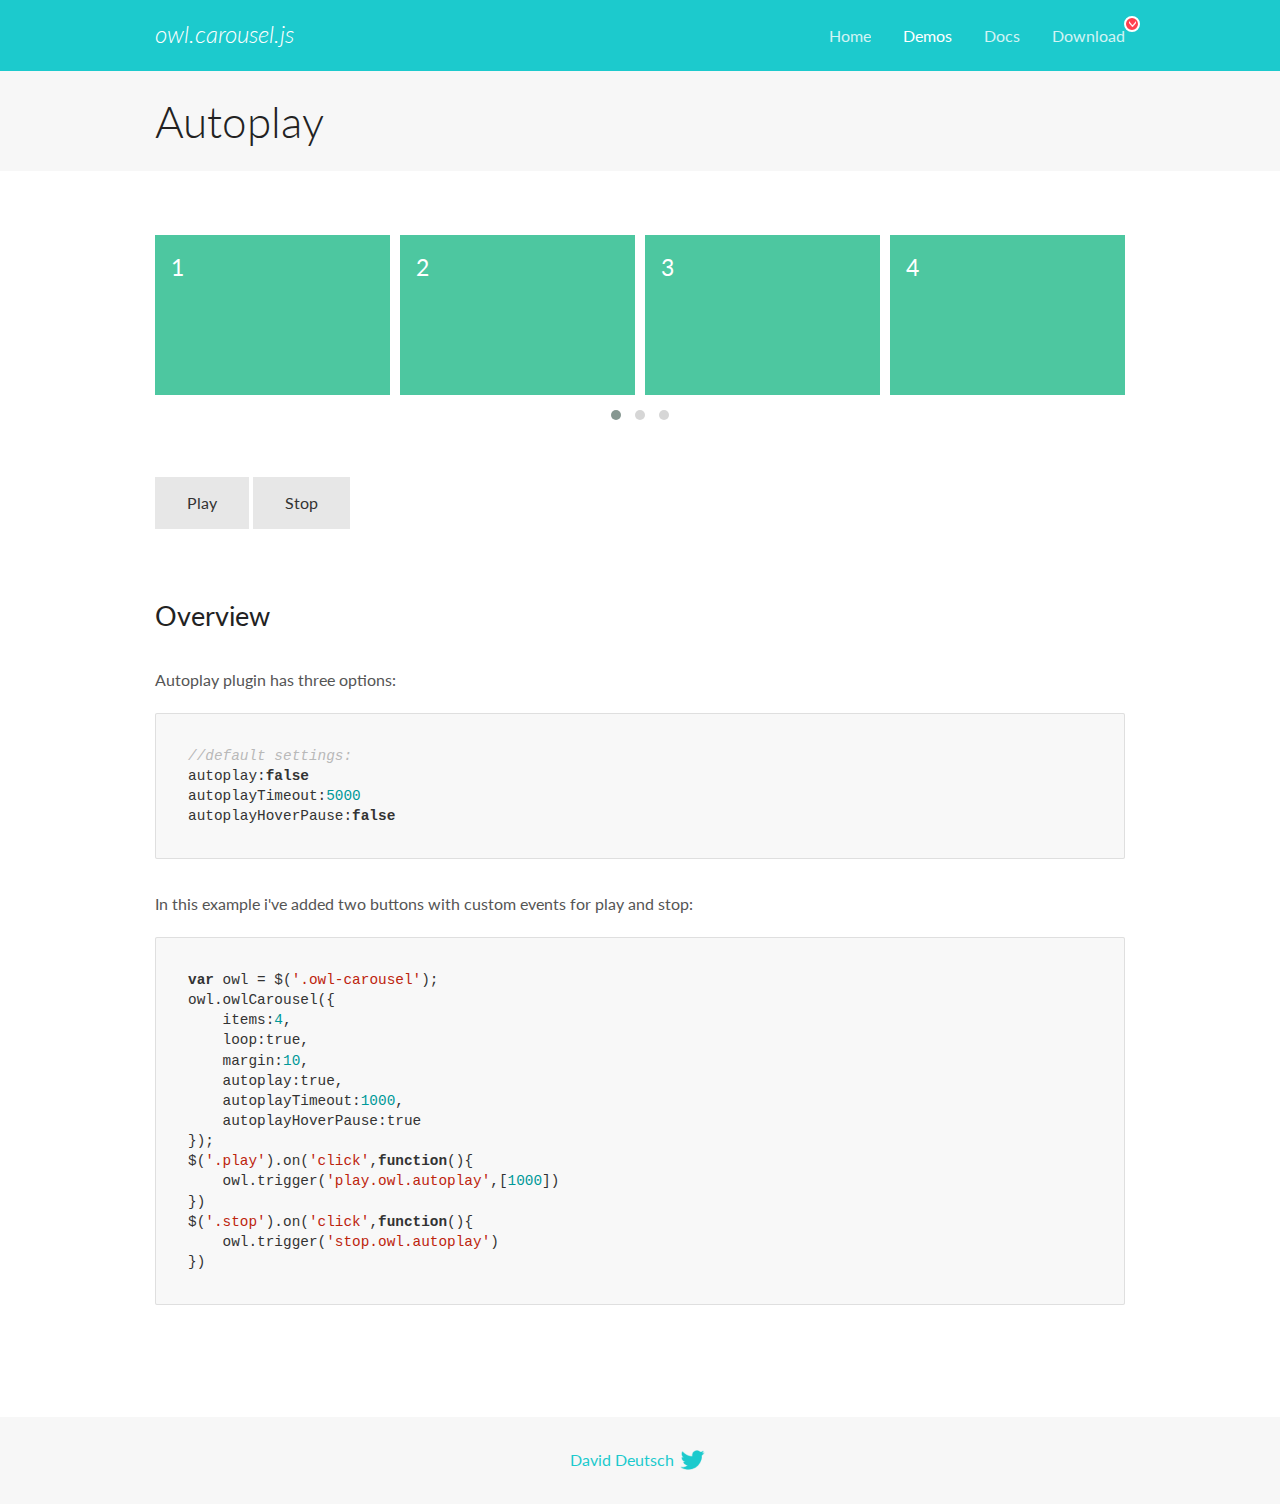
<file: owlcarousel/docs/demos/autoplay.html>
<!DOCTYPE html>
<html lang="en">
  <head>

    <!-- head -->
    <meta charset="utf-8">
    <meta name="msapplication-tap-highlight" content="no" />
    <meta name="viewport" content="width=device-width, initial-scale=1.0" />
    <meta name="description" content="Autoplay usage demo">
    <meta name="author" content="David Deutsch">
    <title>
      Autoplay Demo | Owl Carousel | 2.3.4
    </title>

    <!-- Stylesheets -->
    <link href='https://fonts.googleapis.com/css?family=Lato:300,400,700,400italic,300italic' rel='stylesheet' type='text/css'>
    <link rel="stylesheet" href="../assets/css/docs.theme.min.css">

    <!-- Owl Stylesheets -->
    <link rel="stylesheet" href="../assets/owlcarousel/assets/owl.carousel.min.css">
    <link rel="stylesheet" href="../assets/owlcarousel/assets/owl.theme.default.min.css">

    <!-- HTML5 shim and Respond.js IE8 support of HTML5 elements and media queries -->

    <!--[if lt IE 9]>
      <script src="https://oss.maxcdn.com/libs/html5shiv/3.7.0/html5shiv.js"></script>
      <script src="https://oss.maxcdn.com/libs/respond.js/1.3.0/respond.min.js"></script>
    <![endif]-->

    <!-- Favicons -->
    <link rel="apple-touch-icon-precomposed" sizes="144x144" href="../assets/ico/apple-touch-icon-144-precomposed.png">
    <link rel="shortcut icon" href="../assets/ico/favicon.png">
    <link rel="shortcut icon" href="favicon.ico">

    <!-- Yeah i know js should not be in header. Its required for demos.-->

    <!-- javascript -->
    <script src="../assets/vendors/jquery.min.js"></script>
    <script src="../assets/owlcarousel/owl.carousel.js"></script>
  </head>
  <body>

    <!-- header -->
    <header class="header">
      <div class="row">
        <div class="large-12 columns">
          <div class="brand left">
            <h3>
              <a href="/OwlCarousel2/">owl.carousel.js</a> 
            </h3>
          </div>
          <a id="toggle-nav" class="right">
            <span></span> <span></span> <span></span> 
          </a> 
          <div class="nav-bar">
            <ul class="clearfix">
              <li> <a href="/OwlCarousel2/index.html">Home</a>  </li>
              <li class="active">
                <a href="/OwlCarousel2/demos/demos.html">Demos</a> 
              </li>
              <li> <a href="/OwlCarousel2/docs/started-welcome.html">Docs</a>  </li>
              <li>
                <a href="https://github.com/OwlCarousel2/OwlCarousel2/archive/2.3.4.zip">Download</a> 
                <span class="download"></span> 
              </li>
            </ul>
          </div>
        </div>
      </div>
    </header>

    <!-- title -->
    <section class="title">
      <div class="row">
        <div class="large-12 columns">
          <h1>Autoplay</h1>
        </div>
      </div>
    </section>

    <!--  Demos -->
    <section id="demos">
      <div class="row">
        <div class="large-12 columns">
          <div class="owl-carousel owl-theme">
            <div class="item">
              <h4>1</h4>
            </div>
            <div class="item">
              <h4>2</h4>
            </div>
            <div class="item">
              <h4>3</h4>
            </div>
            <div class="item">
              <h4>4</h4>
            </div>
            <div class="item">
              <h4>5</h4>
            </div>
            <div class="item">
              <h4>6</h4>
            </div>
            <div class="item">
              <h4>7</h4>
            </div>
            <div class="item">
              <h4>8</h4>
            </div>
            <div class="item">
              <h4>9</h4>
            </div>
            <div class="item">
              <h4>10</h4>
            </div>
            <div class="item">
              <h4>11</h4>
            </div>
            <div class="item">
              <h4>12</h4>
            </div>
          </div>
          <a class="button secondary play">Play</a> 
          <a class="button secondary stop">Stop</a> 
          <h3 id="overview">Overview</h3>
          <p>Autoplay plugin has three options:</p>
          <pre><code>//default settings:
autoplay:false
autoplayTimeout:5000
autoplayHoverPause:false</code></pre>
          <p>In this example i&#39;ve added two buttons with custom events for play and stop:</p>
          <pre><code>var owl = $(&#39;.owl-carousel&#39;);
owl.owlCarousel({
    items:4,
    loop:true,
    margin:10,
    autoplay:true,
    autoplayTimeout:1000,
    autoplayHoverPause:true
});
$(&#39;.play&#39;).on(&#39;click&#39;,function(){
    owl.trigger(&#39;play.owl.autoplay&#39;,[1000])
})
$(&#39;.stop&#39;).on(&#39;click&#39;,function(){
    owl.trigger(&#39;stop.owl.autoplay&#39;)
})</code></pre>
          <script>
            $(document).ready(function() {
              var owl = $('.owl-carousel');
              owl.owlCarousel({
                items: 4,
                loop: true,
                margin: 10,
                autoplay: true,
                autoplayTimeout: 1000,
                autoplayHoverPause: true
              });
              $('.play').on('click', function() {
                owl.trigger('play.owl.autoplay', [1000])
              })
              $('.stop').on('click', function() {
                owl.trigger('stop.owl.autoplay')
              })
            })
          </script>
        </div>
      </div>
    </section>

    <!-- footer -->
    <footer class="footer">
      <div class="row">
        <div class="large-12 columns">
          <h5>
            <a href="/OwlCarousel2/docs/support-contact.html">David Deutsch</a> 
            <a id="custom-tweet-button" href="https://twitter.com/share?url=https://github.com/OwlCarousel2/OwlCarousel2&text=Owl Carousel - This is so awesome! " target="_blank"></a> 
          </h5>
        </div>
      </div>
    </footer>

    <!-- vendors -->
    <script src="../assets/vendors/highlight.js"></script>
    <script src="../assets/js/app.js"></script>
  </body>
</html>
</file>
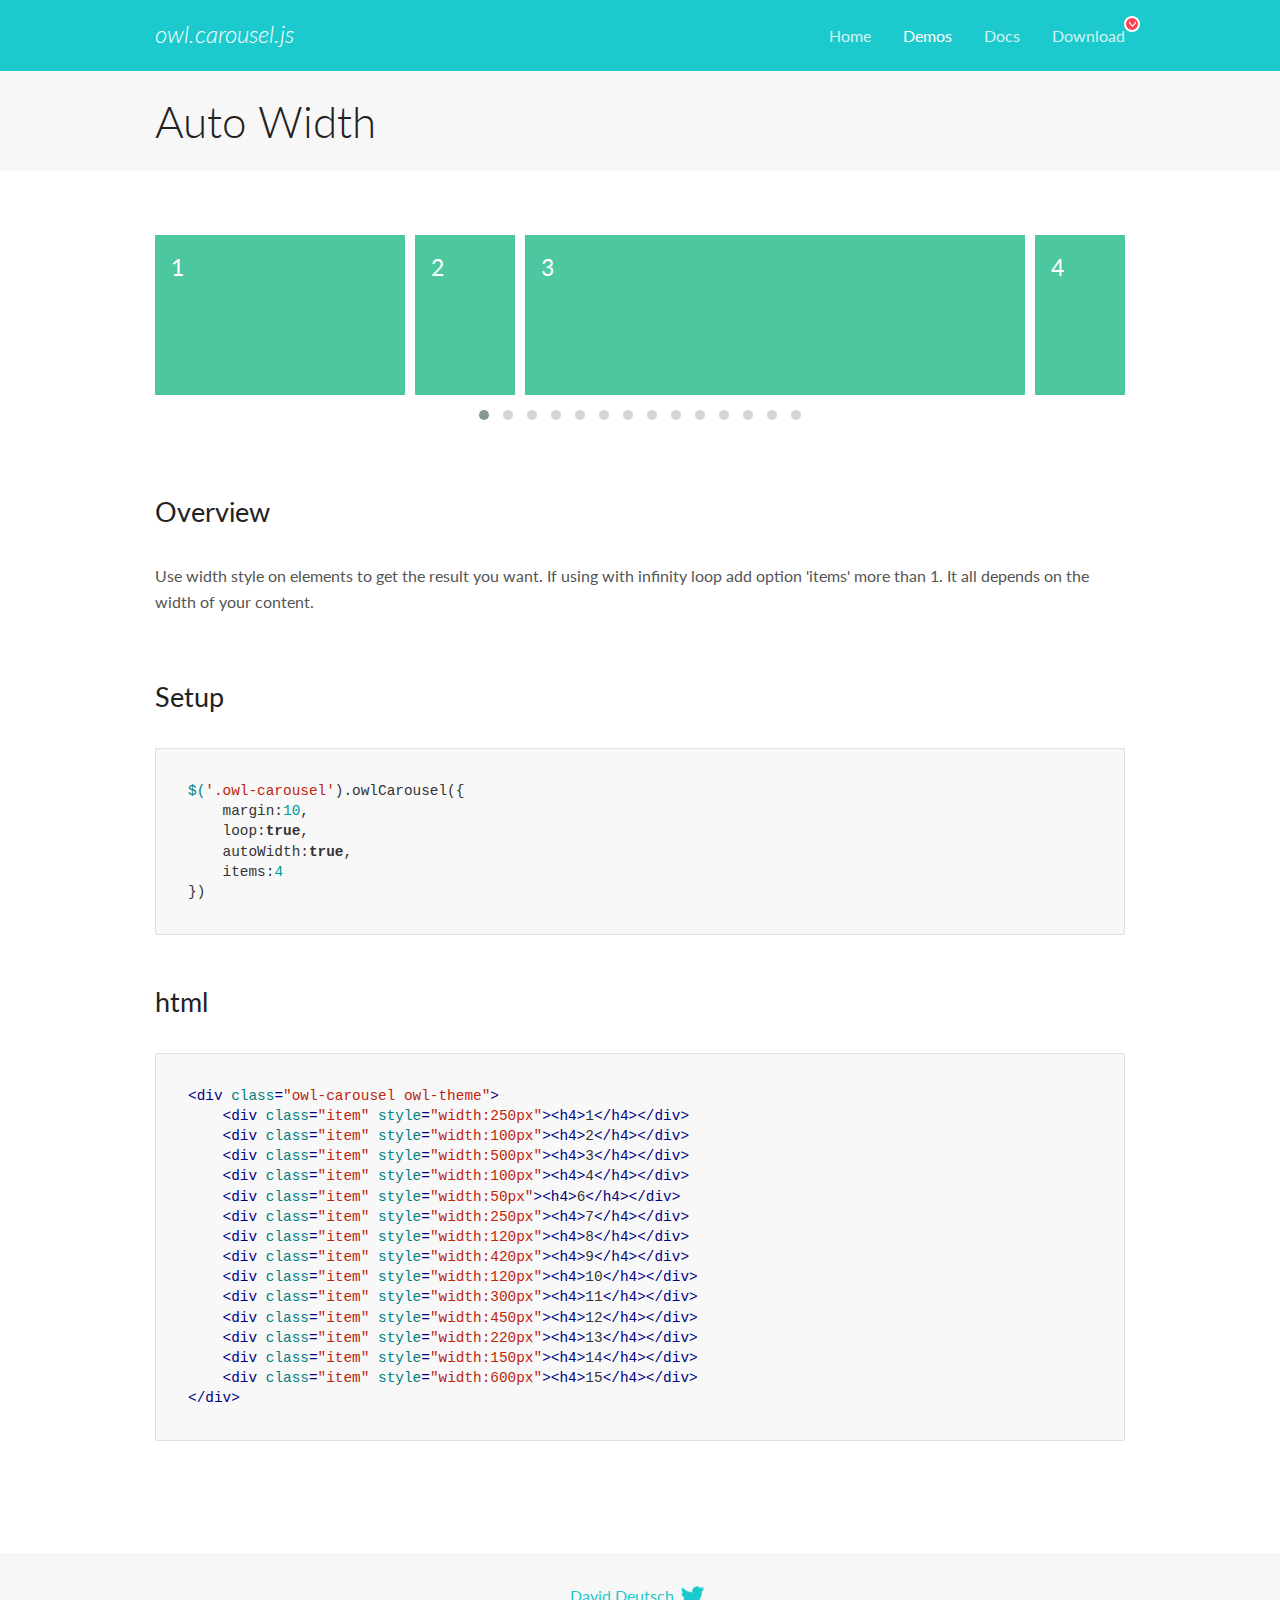
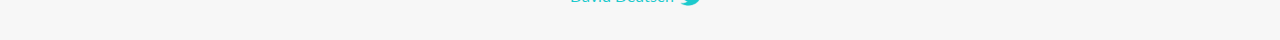
<file: owlcarousel/docs/demos/autowidth.html>
<!DOCTYPE html>
<html lang="en">
  <head>

    <!-- head -->
    <meta charset="utf-8">
    <meta name="msapplication-tap-highlight" content="no" />
    <meta name="viewport" content="width=device-width, initial-scale=1.0" />
    <meta name="description" content="Auto Width">
    <meta name="author" content="David Deutsch">
    <title>
      Auto Width Demo | Owl Carousel | 2.3.4
    </title>

    <!-- Stylesheets -->
    <link href='https://fonts.googleapis.com/css?family=Lato:300,400,700,400italic,300italic' rel='stylesheet' type='text/css'>
    <link rel="stylesheet" href="../assets/css/docs.theme.min.css">

    <!-- Owl Stylesheets -->
    <link rel="stylesheet" href="../assets/owlcarousel/assets/owl.carousel.min.css">
    <link rel="stylesheet" href="../assets/owlcarousel/assets/owl.theme.default.min.css">

    <!-- HTML5 shim and Respond.js IE8 support of HTML5 elements and media queries -->

    <!--[if lt IE 9]>
      <script src="https://oss.maxcdn.com/libs/html5shiv/3.7.0/html5shiv.js"></script>
      <script src="https://oss.maxcdn.com/libs/respond.js/1.3.0/respond.min.js"></script>
    <![endif]-->

    <!-- Favicons -->
    <link rel="apple-touch-icon-precomposed" sizes="144x144" href="../assets/ico/apple-touch-icon-144-precomposed.png">
    <link rel="shortcut icon" href="../assets/ico/favicon.png">
    <link rel="shortcut icon" href="favicon.ico">

    <!-- Yeah i know js should not be in header. Its required for demos.-->

    <!-- javascript -->
    <script src="../assets/vendors/jquery.min.js"></script>
    <script src="../assets/owlcarousel/owl.carousel.js"></script>
  </head>
  <body>

    <!-- header -->
    <header class="header">
      <div class="row">
        <div class="large-12 columns">
          <div class="brand left">
            <h3>
              <a href="/OwlCarousel2/">owl.carousel.js</a> 
            </h3>
          </div>
          <a id="toggle-nav" class="right">
            <span></span> <span></span> <span></span> 
          </a> 
          <div class="nav-bar">
            <ul class="clearfix">
              <li> <a href="/OwlCarousel2/index.html">Home</a>  </li>
              <li class="active">
                <a href="/OwlCarousel2/demos/demos.html">Demos</a> 
              </li>
              <li> <a href="/OwlCarousel2/docs/started-welcome.html">Docs</a>  </li>
              <li>
                <a href="https://github.com/OwlCarousel2/OwlCarousel2/archive/2.3.4.zip">Download</a> 
                <span class="download"></span> 
              </li>
            </ul>
          </div>
        </div>
      </div>
    </header>

    <!-- title -->
    <section class="title">
      <div class="row">
        <div class="large-12 columns">
          <h1>Auto Width</h1>
        </div>
      </div>
    </section>

    <!--  Demos -->
    <section id="demos">
      <div class="row">
        <div class="large-12 columns">
          <div class="owl-carousel owl-theme">
            <div class="item" style="width:250px">
              <h4>1</h4>
            </div>
            <div class="item" style="width:100px">
              <h4>2</h4>
            </div>
            <div class="item" style="width:500px">
              <h4>3</h4>
            </div>
            <div class="item" style="width:100px">
              <h4>4</h4>
            </div>
            <div class="item" style="width:50px">
              <h4>6</h4>
            </div>
            <div class="item" style="width:250px">
              <h4>7</h4>
            </div>
            <div class="item" style="width:120px">
              <h4>8</h4>
            </div>
            <div class="item" style="width:420px">
              <h4>9</h4>
            </div>
            <div class="item" style="width:120px">
              <h4>10</h4>
            </div>
            <div class="item" style="width:300px">
              <h4>11</h4>
            </div>
            <div class="item" style="width:450px">
              <h4>12</h4>
            </div>
            <div class="item" style="width:220px">
              <h4>13</h4>
            </div>
            <div class="item" style="width:150px">
              <h4>14</h4>
            </div>
            <div class="item" style="width:600px">
              <h4>15</h4>
            </div>
          </div>
          <h3 id="overview">Overview</h3>
          <p>Use width style on elements to get the result you want. If using with infinity loop add option &#39;items&#39; more than 1. It all depends on the width of your content.</p>
          <h3 id="setup">Setup</h3>
          <pre><code>$(&#39;.owl-carousel&#39;).owlCarousel({
    margin:10,
    loop:true,
    autoWidth:true,
    items:4
})</code></pre>
          <h3 id="html">html</h3>
          <pre><code>&lt;div class=&quot;owl-carousel owl-theme&quot;&gt;
    &lt;div class=&quot;item&quot; style=&quot;width:250px&quot;&gt;&lt;h4&gt;1&lt;/h4&gt;&lt;/div&gt;
    &lt;div class=&quot;item&quot; style=&quot;width:100px&quot;&gt;&lt;h4&gt;2&lt;/h4&gt;&lt;/div&gt;
    &lt;div class=&quot;item&quot; style=&quot;width:500px&quot;&gt;&lt;h4&gt;3&lt;/h4&gt;&lt;/div&gt;
    &lt;div class=&quot;item&quot; style=&quot;width:100px&quot;&gt;&lt;h4&gt;4&lt;/h4&gt;&lt;/div&gt;
    &lt;div class=&quot;item&quot; style=&quot;width:50px&quot;&gt;&lt;h4&gt;6&lt;/h4&gt;&lt;/div&gt;
    &lt;div class=&quot;item&quot; style=&quot;width:250px&quot;&gt;&lt;h4&gt;7&lt;/h4&gt;&lt;/div&gt;
    &lt;div class=&quot;item&quot; style=&quot;width:120px&quot;&gt;&lt;h4&gt;8&lt;/h4&gt;&lt;/div&gt;
    &lt;div class=&quot;item&quot; style=&quot;width:420px&quot;&gt;&lt;h4&gt;9&lt;/h4&gt;&lt;/div&gt;
    &lt;div class=&quot;item&quot; style=&quot;width:120px&quot;&gt;&lt;h4&gt;10&lt;/h4&gt;&lt;/div&gt;
    &lt;div class=&quot;item&quot; style=&quot;width:300px&quot;&gt;&lt;h4&gt;11&lt;/h4&gt;&lt;/div&gt;
    &lt;div class=&quot;item&quot; style=&quot;width:450px&quot;&gt;&lt;h4&gt;12&lt;/h4&gt;&lt;/div&gt;
    &lt;div class=&quot;item&quot; style=&quot;width:220px&quot;&gt;&lt;h4&gt;13&lt;/h4&gt;&lt;/div&gt;
    &lt;div class=&quot;item&quot; style=&quot;width:150px&quot;&gt;&lt;h4&gt;14&lt;/h4&gt;&lt;/div&gt;
    &lt;div class=&quot;item&quot; style=&quot;width:600px&quot;&gt;&lt;h4&gt;15&lt;/h4&gt;&lt;/div&gt;
&lt;/div&gt;</code></pre>
          <script>
            $(document).ready(function() {
              $('.owl-carousel').owlCarousel({
                margin: 10,
                loop: true,
                autoWidth: true,
                items: 4
              })
            })
          </script>
        </div>
      </div>
    </section>

    <!-- footer -->
    <footer class="footer">
      <div class="row">
        <div class="large-12 columns">
          <h5>
            <a href="/OwlCarousel2/docs/support-contact.html">David Deutsch</a> 
            <a id="custom-tweet-button" href="https://twitter.com/share?url=https://github.com/OwlCarousel2/OwlCarousel2&text=Owl Carousel - This is so awesome! " target="_blank"></a> 
          </h5>
        </div>
      </div>
    </footer>

    <!-- vendors -->
    <script src="../assets/vendors/highlight.js"></script>
    <script src="../assets/js/app.js"></script>
  </body>
</html>
</file>
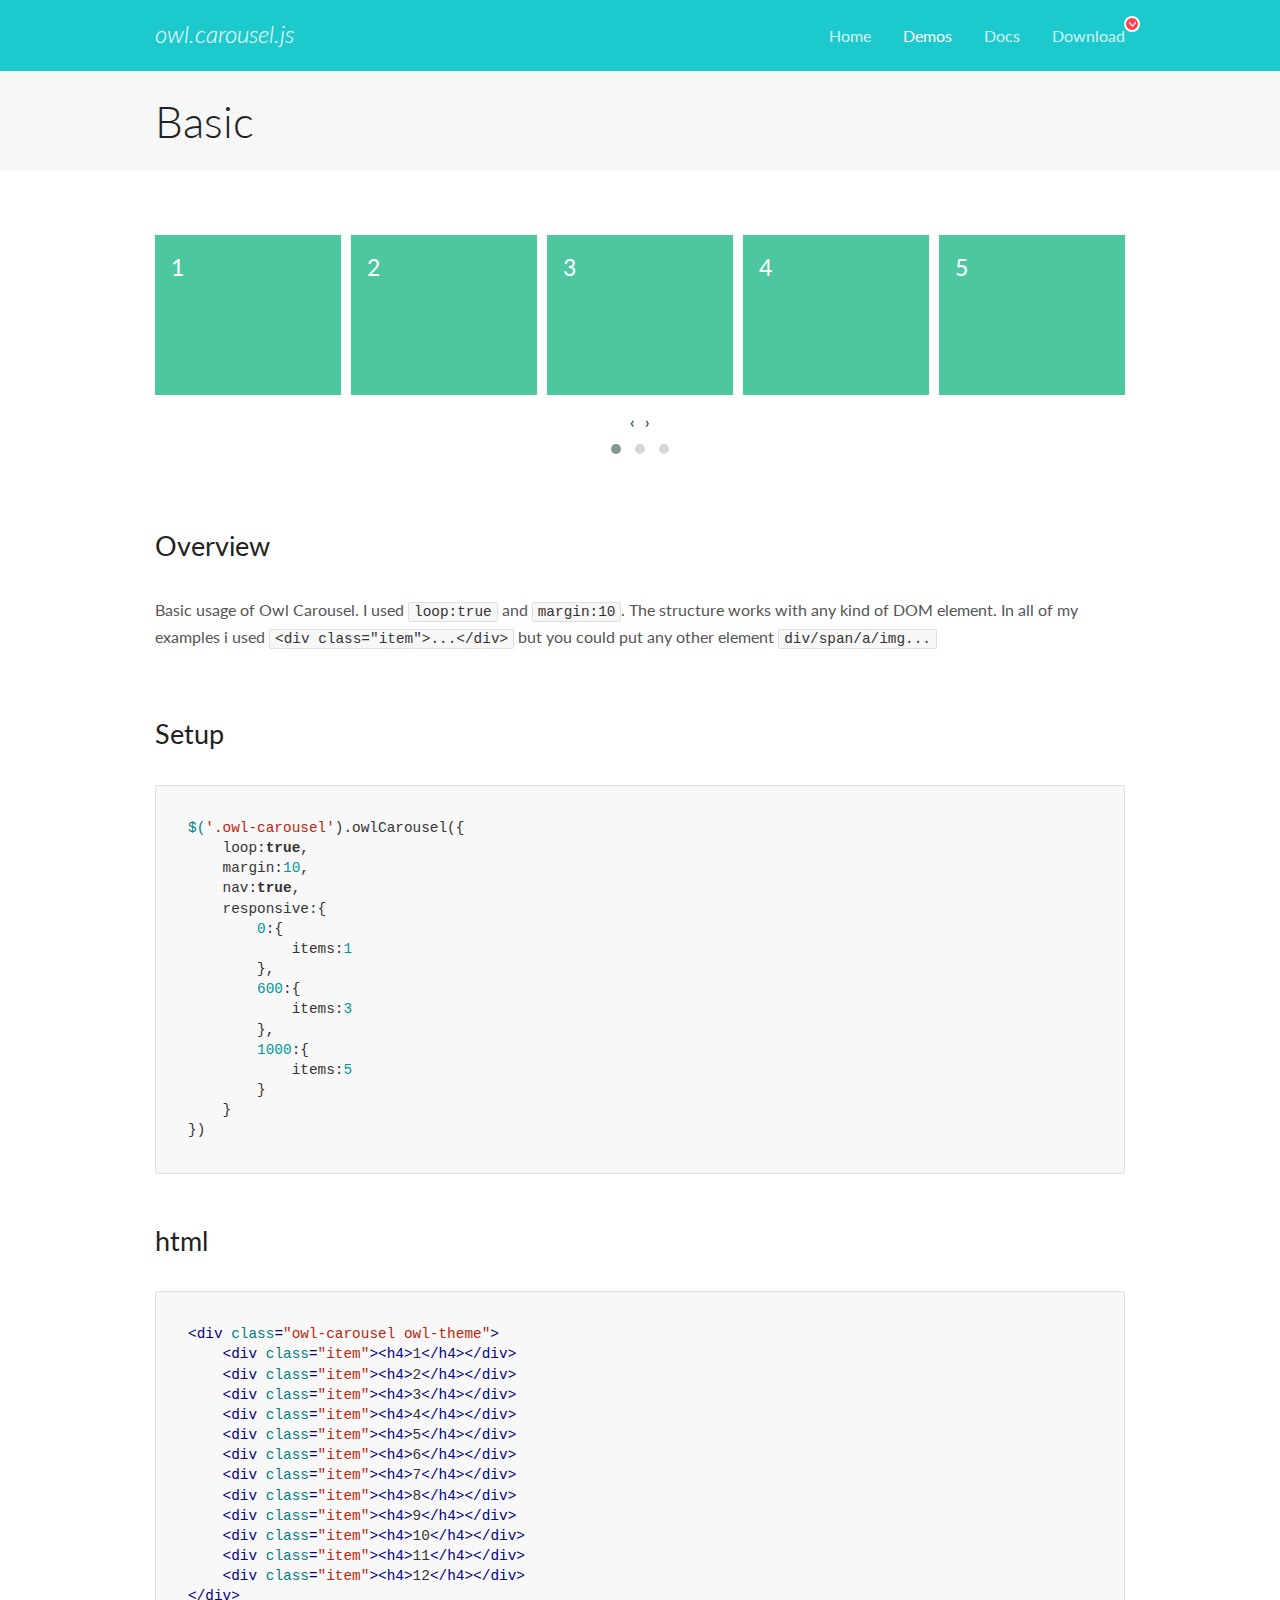
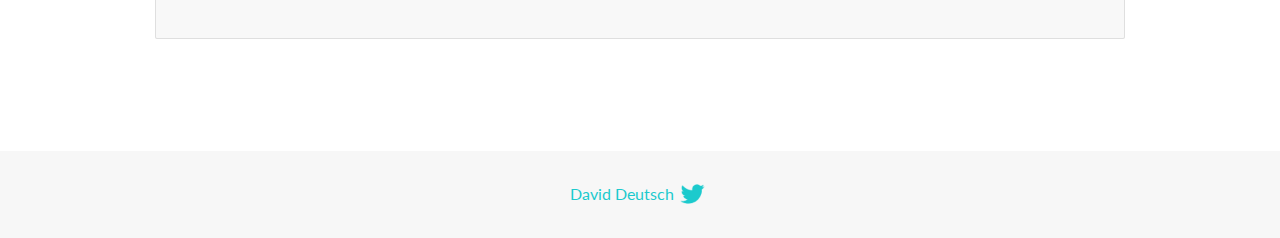
<file: owlcarousel/docs/demos/basic.html>
<!DOCTYPE html>
<html lang="en">
  <head>

    <!-- head -->
    <meta charset="utf-8">
    <meta name="msapplication-tap-highlight" content="no" />
    <meta name="viewport" content="width=device-width, initial-scale=1.0" />
    <meta name="description" content="Basic usage demo">
    <meta name="author" content="David Deutsch">
    <title>
      Basic Demo | Owl Carousel | 2.3.4
    </title>

    <!-- Stylesheets -->
    <link href='https://fonts.googleapis.com/css?family=Lato:300,400,700,400italic,300italic' rel='stylesheet' type='text/css'>
    <link rel="stylesheet" href="../assets/css/docs.theme.min.css">

    <!-- Owl Stylesheets -->
    <link rel="stylesheet" href="../assets/owlcarousel/assets/owl.carousel.min.css">
    <link rel="stylesheet" href="../assets/owlcarousel/assets/owl.theme.default.min.css">

    <!-- HTML5 shim and Respond.js IE8 support of HTML5 elements and media queries -->

    <!--[if lt IE 9]>
      <script src="https://oss.maxcdn.com/libs/html5shiv/3.7.0/html5shiv.js"></script>
      <script src="https://oss.maxcdn.com/libs/respond.js/1.3.0/respond.min.js"></script>
    <![endif]-->

    <!-- Favicons -->
    <link rel="apple-touch-icon-precomposed" sizes="144x144" href="../assets/ico/apple-touch-icon-144-precomposed.png">
    <link rel="shortcut icon" href="../assets/ico/favicon.png">
    <link rel="shortcut icon" href="favicon.ico">

    <!-- Yeah i know js should not be in header. Its required for demos.-->

    <!-- javascript -->
    <script src="../assets/vendors/jquery.min.js"></script>
    <script src="../assets/owlcarousel/owl.carousel.js"></script>
  </head>
  <body>

    <!-- header -->
    <header class="header">
      <div class="row">
        <div class="large-12 columns">
          <div class="brand left">
            <h3>
              <a href="/OwlCarousel2/">owl.carousel.js</a> 
            </h3>
          </div>
          <a id="toggle-nav" class="right">
            <span></span> <span></span> <span></span> 
          </a> 
          <div class="nav-bar">
            <ul class="clearfix">
              <li> <a href="/OwlCarousel2/index.html">Home</a>  </li>
              <li class="active">
                <a href="/OwlCarousel2/demos/demos.html">Demos</a> 
              </li>
              <li> <a href="/OwlCarousel2/docs/started-welcome.html">Docs</a>  </li>
              <li>
                <a href="https://github.com/OwlCarousel2/OwlCarousel2/archive/2.3.4.zip">Download</a> 
                <span class="download"></span> 
              </li>
            </ul>
          </div>
        </div>
      </div>
    </header>

    <!-- title -->
    <section class="title">
      <div class="row">
        <div class="large-12 columns">
          <h1>Basic</h1>
        </div>
      </div>
    </section>

    <!--  Demos -->
    <section id="demos">
      <div class="row">
        <div class="large-12 columns">
          <div class="owl-carousel owl-theme">
            <div class="item">
              <h4>1</h4>
            </div>
            <div class="item">
              <h4>2</h4>
            </div>
            <div class="item">
              <h4>3</h4>
            </div>
            <div class="item">
              <h4>4</h4>
            </div>
            <div class="item">
              <h4>5</h4>
            </div>
            <div class="item">
              <h4>6</h4>
            </div>
            <div class="item">
              <h4>7</h4>
            </div>
            <div class="item">
              <h4>8</h4>
            </div>
            <div class="item">
              <h4>9</h4>
            </div>
            <div class="item">
              <h4>10</h4>
            </div>
            <div class="item">
              <h4>11</h4>
            </div>
            <div class="item">
              <h4>12</h4>
            </div>
          </div>
          <h3 id="overview">Overview</h3>
          <p>Basic usage of Owl Carousel. I used <code>loop:true</code> and <code>margin:10</code>. The structure works with any kind of DOM element. In all of my examples i used <code>&lt;div class=&quot;item&quot;&gt;...&lt;/div&gt;</code> but you could
            put any other element <code>div/span/a/img...</code></p>
          <h3 id="setup">Setup</h3>
          <pre><code>$(&#39;.owl-carousel&#39;).owlCarousel({
    loop:true,
    margin:10,
    nav:true,
    responsive:{
        0:{
            items:1
        },
        600:{
            items:3
        },
        1000:{
            items:5
        }
    }
})</code></pre>
          <h3 id="html">html</h3>
          <pre><code>&lt;div class=&quot;owl-carousel owl-theme&quot;&gt;
    &lt;div class=&quot;item&quot;&gt;&lt;h4&gt;1&lt;/h4&gt;&lt;/div&gt;
    &lt;div class=&quot;item&quot;&gt;&lt;h4&gt;2&lt;/h4&gt;&lt;/div&gt;
    &lt;div class=&quot;item&quot;&gt;&lt;h4&gt;3&lt;/h4&gt;&lt;/div&gt;
    &lt;div class=&quot;item&quot;&gt;&lt;h4&gt;4&lt;/h4&gt;&lt;/div&gt;
    &lt;div class=&quot;item&quot;&gt;&lt;h4&gt;5&lt;/h4&gt;&lt;/div&gt;
    &lt;div class=&quot;item&quot;&gt;&lt;h4&gt;6&lt;/h4&gt;&lt;/div&gt;
    &lt;div class=&quot;item&quot;&gt;&lt;h4&gt;7&lt;/h4&gt;&lt;/div&gt;
    &lt;div class=&quot;item&quot;&gt;&lt;h4&gt;8&lt;/h4&gt;&lt;/div&gt;
    &lt;div class=&quot;item&quot;&gt;&lt;h4&gt;9&lt;/h4&gt;&lt;/div&gt;
    &lt;div class=&quot;item&quot;&gt;&lt;h4&gt;10&lt;/h4&gt;&lt;/div&gt;
    &lt;div class=&quot;item&quot;&gt;&lt;h4&gt;11&lt;/h4&gt;&lt;/div&gt;
    &lt;div class=&quot;item&quot;&gt;&lt;h4&gt;12&lt;/h4&gt;&lt;/div&gt;
&lt;/div&gt;</code></pre>
          <script>
            $(document).ready(function() {
              var owl = $('.owl-carousel');
              owl.owlCarousel({
                margin: 10,
                nav: true,
                loop: true,
                responsive: {
                  0: {
                    items: 1
                  },
                  600: {
                    items: 3
                  },
                  1000: {
                    items: 5
                  }
                }
              })
            })
          </script>
        </div>
      </div>
    </section>

    <!-- footer -->
    <footer class="footer">
      <div class="row">
        <div class="large-12 columns">
          <h5>
            <a href="/OwlCarousel2/docs/support-contact.html">David Deutsch</a> 
            <a id="custom-tweet-button" href="https://twitter.com/share?url=https://github.com/OwlCarousel2/OwlCarousel2&text=Owl Carousel - This is so awesome! " target="_blank"></a> 
          </h5>
        </div>
      </div>
    </footer>

    <!-- vendors -->
    <script src="../assets/vendors/highlight.js"></script>
    <script src="../assets/js/app.js"></script>
  </body>
</html>
</file>
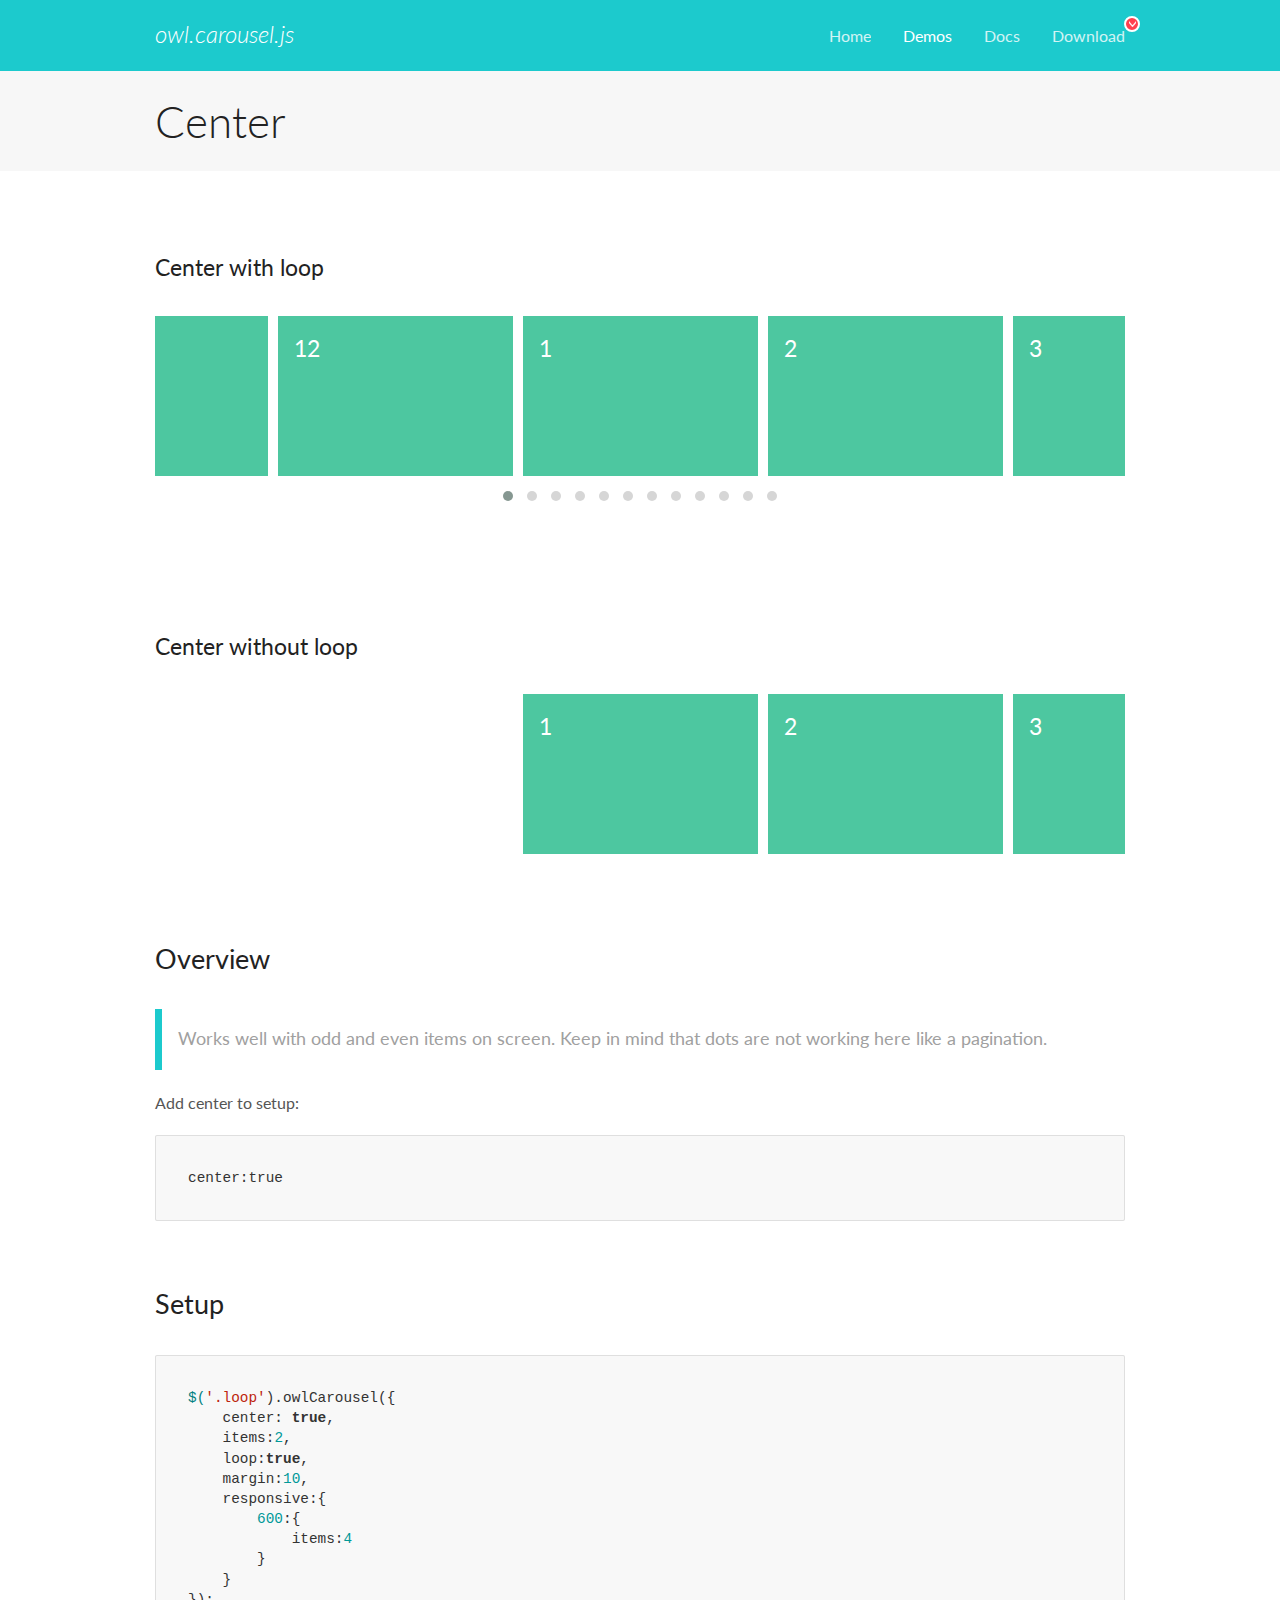
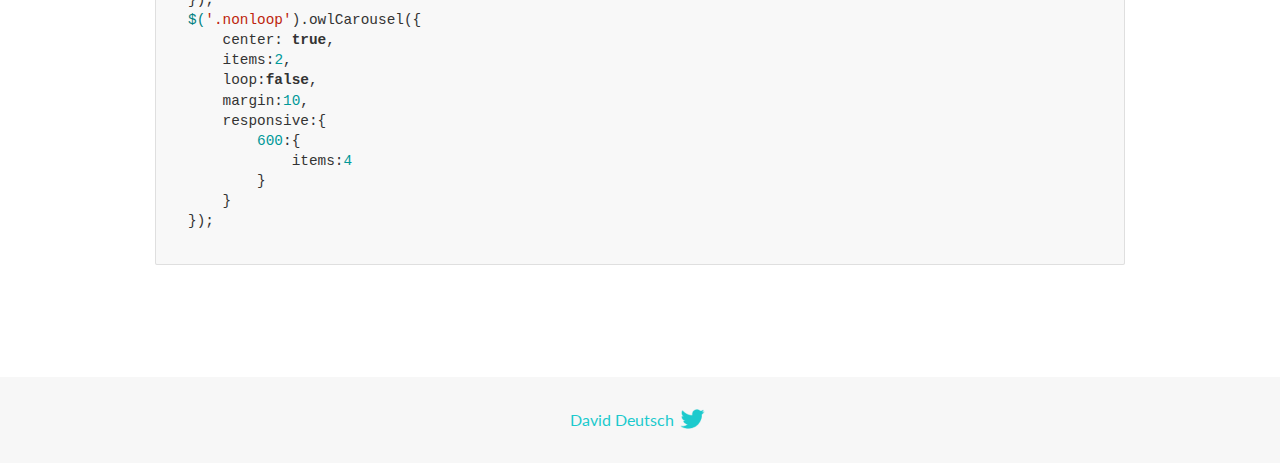
<file: owlcarousel/docs/demos/center.html>
<!DOCTYPE html>
<html lang="en">
  <head>

    <!-- head -->
    <meta charset="utf-8">
    <meta name="msapplication-tap-highlight" content="no" />
    <meta name="viewport" content="width=device-width, initial-scale=1.0" />
    <meta name="description" content="Center carousel">
    <meta name="author" content="David Deutsch">
    <title>
      Center Demo | Owl Carousel | 2.3.4
    </title>

    <!-- Stylesheets -->
    <link href='https://fonts.googleapis.com/css?family=Lato:300,400,700,400italic,300italic' rel='stylesheet' type='text/css'>
    <link rel="stylesheet" href="../assets/css/docs.theme.min.css">

    <!-- Owl Stylesheets -->
    <link rel="stylesheet" href="../assets/owlcarousel/assets/owl.carousel.min.css">
    <link rel="stylesheet" href="../assets/owlcarousel/assets/owl.theme.default.min.css">

    <!-- HTML5 shim and Respond.js IE8 support of HTML5 elements and media queries -->

    <!--[if lt IE 9]>
      <script src="https://oss.maxcdn.com/libs/html5shiv/3.7.0/html5shiv.js"></script>
      <script src="https://oss.maxcdn.com/libs/respond.js/1.3.0/respond.min.js"></script>
    <![endif]-->

    <!-- Favicons -->
    <link rel="apple-touch-icon-precomposed" sizes="144x144" href="../assets/ico/apple-touch-icon-144-precomposed.png">
    <link rel="shortcut icon" href="../assets/ico/favicon.png">
    <link rel="shortcut icon" href="favicon.ico">

    <!-- Yeah i know js should not be in header. Its required for demos.-->

    <!-- javascript -->
    <script src="../assets/vendors/jquery.min.js"></script>
    <script src="../assets/owlcarousel/owl.carousel.js"></script>
  </head>
  <body>

    <!-- header -->
    <header class="header">
      <div class="row">
        <div class="large-12 columns">
          <div class="brand left">
            <h3>
              <a href="/OwlCarousel2/">owl.carousel.js</a> 
            </h3>
          </div>
          <a id="toggle-nav" class="right">
            <span></span> <span></span> <span></span> 
          </a> 
          <div class="nav-bar">
            <ul class="clearfix">
              <li> <a href="/OwlCarousel2/index.html">Home</a>  </li>
              <li class="active">
                <a href="/OwlCarousel2/demos/demos.html">Demos</a> 
              </li>
              <li> <a href="/OwlCarousel2/docs/started-welcome.html">Docs</a>  </li>
              <li>
                <a href="https://github.com/OwlCarousel2/OwlCarousel2/archive/2.3.4.zip">Download</a> 
                <span class="download"></span> 
              </li>
            </ul>
          </div>
        </div>
      </div>
    </header>

    <!-- title -->
    <section class="title">
      <div class="row">
        <div class="large-12 columns">
          <h1>Center</h1>
        </div>
      </div>
    </section>

    <!--  Demos -->
    <section id="demos">
      <div class="row">
        <div class="large-12 columns">
          <h4 id="center-with-loop">Center with loop</h4>
          <div class="loop owl-carousel owl-theme">
            <div class="item">
              <h4>1</h4>
            </div>
            <div class="item">
              <h4>2</h4>
            </div>
            <div class="item">
              <h4>3</h4>
            </div>
            <div class="item">
              <h4>4</h4>
            </div>
            <div class="item">
              <h4>5</h4>
            </div>
            <div class="item">
              <h4>6</h4>
            </div>
            <div class="item">
              <h4>7</h4>
            </div>
            <div class="item">
              <h4>8</h4>
            </div>
            <div class="item">
              <h4>9</h4>
            </div>
            <div class="item">
              <h4>10</h4>
            </div>
            <div class="item">
              <h4>11</h4>
            </div>
            <div class="item">
              <h4>12</h4>
            </div>
          </div>
          <br>
          <h4 id="center-without-loop">Center without loop</h4>
          <div class="nonloop owl-carousel">
            <div class="item">
              <h4>1</h4>
            </div>
            <div class="item">
              <h4>2</h4>
            </div>
            <div class="item">
              <h4>3</h4>
            </div>
            <div class="item">
              <h4>4</h4>
            </div>
            <div class="item">
              <h4>5</h4>
            </div>
            <div class="item">
              <h4>6</h4>
            </div>
            <div class="item">
              <h4>7</h4>
            </div>
            <div class="item">
              <h4>8</h4>
            </div>
            <div class="item">
              <h4>9</h4>
            </div>
            <div class="item">
              <h4>10</h4>
            </div>
            <div class="item">
              <h4>11</h4>
            </div>
            <div class="item">
              <h4>12</h4>
            </div>
          </div>
          <h3 id="overview">Overview</h3>
          <blockquote>
            <p>Works well with odd and even items on screen. Keep in mind that dots are not working here like a pagination.</p>
          </blockquote>
          <p>Add center to setup:</p>
          <pre><code>center:true</code></pre>
          <h3 id="setup">Setup</h3>
          <pre><code>$(&#39;.loop&#39;).owlCarousel({
    center: true,
    items:2,
    loop:true,
    margin:10,
    responsive:{
        600:{
            items:4
        }
    }
});
$(&#39;.nonloop&#39;).owlCarousel({
    center: true,
    items:2,
    loop:false,
    margin:10,
    responsive:{
        600:{
            items:4
        }
    }
});</code></pre>
          <script>
            jQuery(document).ready(function($) {
              $('.loop').owlCarousel({
                center: true,
                items: 2,
                loop: true,
                margin: 10,
                responsive: {
                  600: {
                    items: 4
                  }
                }
              });
              $('.nonloop').owlCarousel({
                center: true,
                items: 2,
                loop: false,
                margin: 10,
                responsive: {
                  600: {
                    items: 4
                  }
                }
              });
            });
          </script>
        </div>
      </div>
    </section>

    <!-- footer -->
    <footer class="footer">
      <div class="row">
        <div class="large-12 columns">
          <h5>
            <a href="/OwlCarousel2/docs/support-contact.html">David Deutsch</a> 
            <a id="custom-tweet-button" href="https://twitter.com/share?url=https://github.com/OwlCarousel2/OwlCarousel2&text=Owl Carousel - This is so awesome! " target="_blank"></a> 
          </h5>
        </div>
      </div>
    </footer>

    <!-- vendors -->
    <script src="../assets/vendors/highlight.js"></script>
    <script src="../assets/js/app.js"></script>
  </body>
</html>
</file>
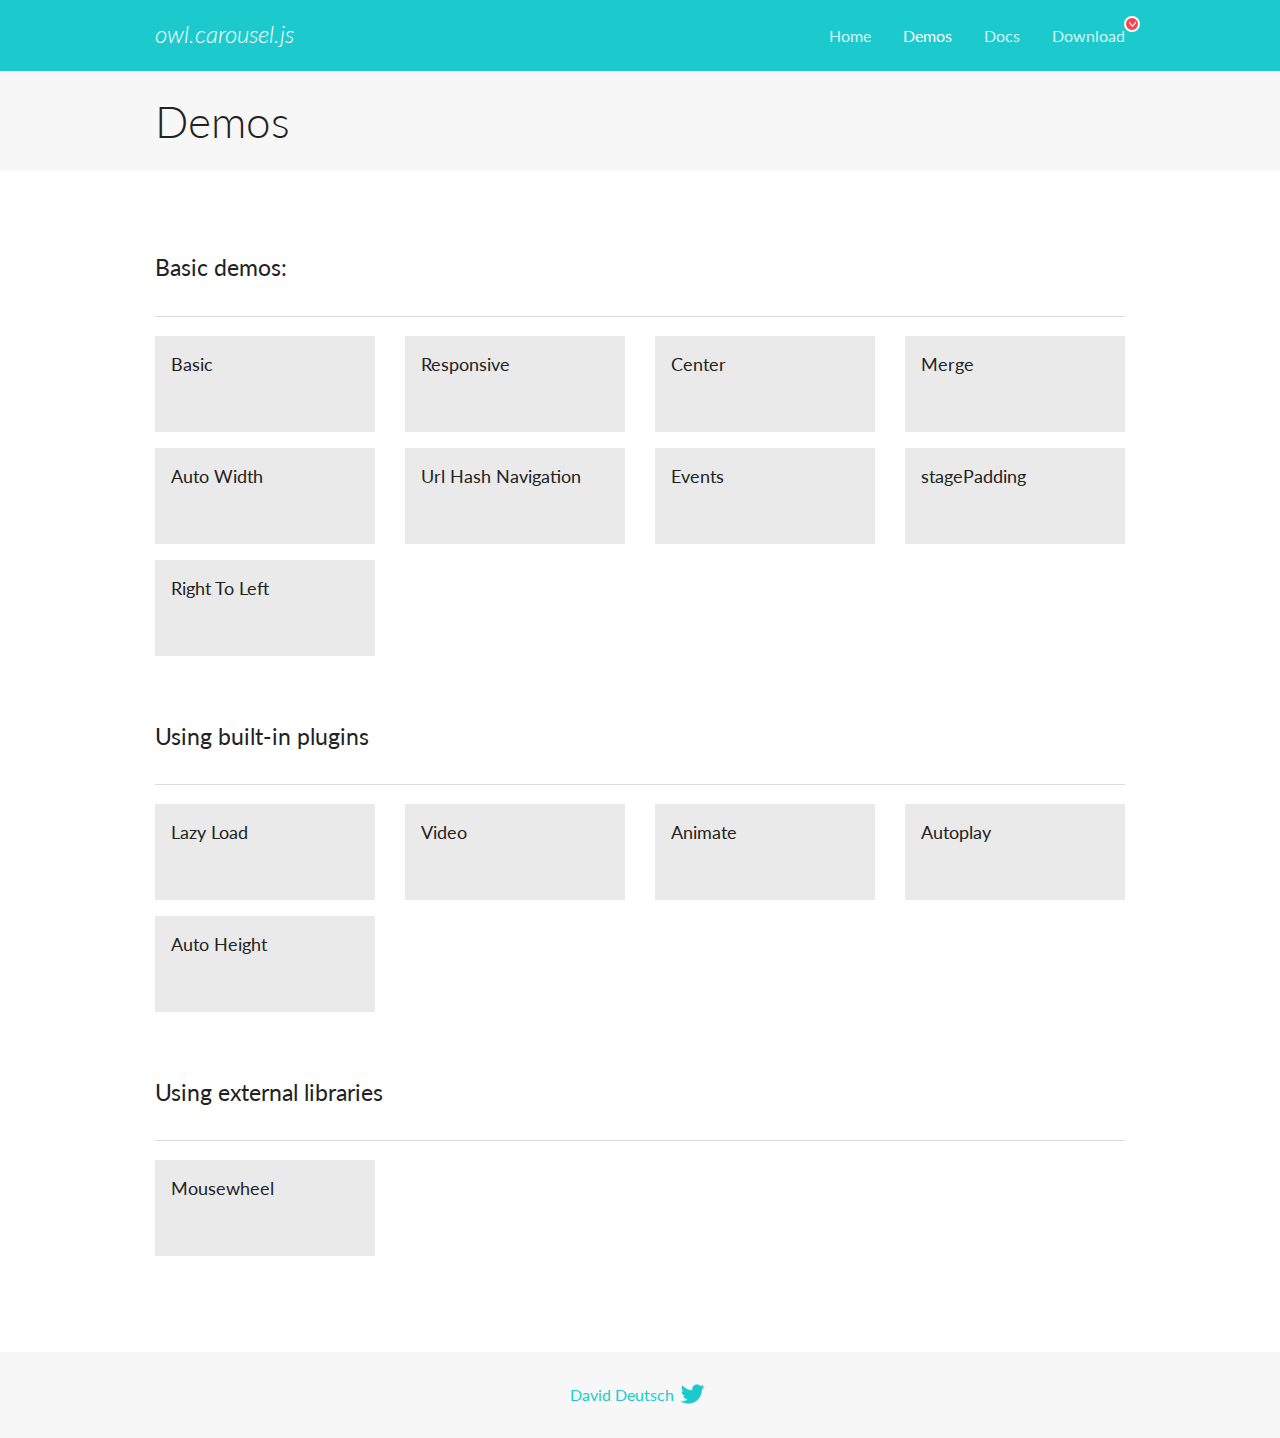
<file: owlcarousel/docs/demos/demos.html>
<!DOCTYPE html>
<html lang="en">
  <head>

    <!-- head -->
    <meta charset="utf-8">
    <meta name="msapplication-tap-highlight" content="no" />
    <meta name="viewport" content="width=device-width, initial-scale=1.0" />
    <meta name="description" content="A list of Owl Carousel examples.">
    <meta name="author" content="David Deutsch">
    <title>
      Demos | Owl Carousel | 2.3.4
    </title>

    <!-- Stylesheets -->
    <link href='https://fonts.googleapis.com/css?family=Lato:300,400,700,400italic,300italic' rel='stylesheet' type='text/css'>
    <link rel="stylesheet" href="../assets/css/docs.theme.min.css">

    <!-- Owl Stylesheets -->
    <link rel="stylesheet" href="../assets/owlcarousel/assets/owl.carousel.min.css">
    <link rel="stylesheet" href="../assets/owlcarousel/assets/owl.theme.default.min.css">

    <!-- HTML5 shim and Respond.js IE8 support of HTML5 elements and media queries -->

    <!--[if lt IE 9]>
      <script src="https://oss.maxcdn.com/libs/html5shiv/3.7.0/html5shiv.js"></script>
      <script src="https://oss.maxcdn.com/libs/respond.js/1.3.0/respond.min.js"></script>
    <![endif]-->

    <!-- Favicons -->
    <link rel="apple-touch-icon-precomposed" sizes="144x144" href="../assets/ico/apple-touch-icon-144-precomposed.png">
    <link rel="shortcut icon" href="../assets/ico/favicon.png">
    <link rel="shortcut icon" href="favicon.ico">

    <!-- Yeah i know js should not be in header. Its required for demos.-->

    <!-- javascript -->
    <script src="../assets/vendors/jquery.min.js"></script>
    <script src="../assets/owlcarousel/owl.carousel.js"></script>
  </head>
  <body>

    <!-- header -->
    <header class="header">
      <div class="row">
        <div class="large-12 columns">
          <div class="brand left">
            <h3>
              <a href="/OwlCarousel2/">owl.carousel.js</a> 
            </h3>
          </div>
          <a id="toggle-nav" class="right">
            <span></span> <span></span> <span></span> 
          </a> 
          <div class="nav-bar">
            <ul class="clearfix">
              <li> <a href="/OwlCarousel2/index.html">Home</a>  </li>
              <li class="active">
                <a href="/OwlCarousel2/demos/demos.html">Demos</a> 
              </li>
              <li> <a href="/OwlCarousel2/docs/started-welcome.html">Docs</a>  </li>
              <li>
                <a href="https://github.com/OwlCarousel2/OwlCarousel2/archive/2.3.4.zip">Download</a> 
                <span class="download"></span> 
              </li>
            </ul>
          </div>
        </div>
      </div>
    </header>

    <!-- title -->
    <section class="title">
      <div class="row">
        <div class="large-12 columns">
          <h1>Demos</h1>
        </div>
      </div>
    </section>

    <!--  Demos -->
    <section id="demos">
      <div class="row">
        <div class="large-12 columns">
          <h4 id="basic-demos-">Basic demos:</h4>
          <hr>
          <div class="demo-list">
            <div class="row">
              <div class="small-6 medium-4 large-3 columns">
                <a href="basic.html" class="demo-block">
                  <h5>Basic </h5>
                </a> 
              </div>
              <div class="small-6 medium-4 large-3 columns">
                <a href="responsive.html" class="demo-block">
                  <h5>Responsive </h5>
                </a> 
              </div>
              <div class="small-6 medium-4 large-3 columns">
                <a href="center.html" class="demo-block">
                  <h5>Center </h5>
                </a> 
              </div>
              <div class="small-6 medium-4 large-3 columns">
                <a href="merge.html" class="demo-block">
                  <h5>Merge </h5>
                </a> 
              </div>
              <div class="small-6 medium-4 large-3 columns">
                <a href="autowidth.html" class="demo-block">
                  <h5>Auto Width </h5>
                </a> 
              </div>
              <div class="small-6 medium-4 large-3 columns">
                <a href="urlhashnav.html" class="demo-block">
                  <h5>Url Hash Navigation </h5>
                </a> 
              </div>
              <div class="small-6 medium-4 large-3 columns">
                <a href="events.html" class="demo-block">
                  <h5>Events </h5>
                </a> 
              </div>
              <div class="small-6 medium-4 large-3 columns">
                <a href="stagepadding.html" class="demo-block">
                  <h5>stagePadding </h5>
                </a> 
              </div>
              <div class="small-6 medium-4 large-3 columns">
                <a href="rtl.html" class="demo-block">
                  <h5>Right To Left </h5>
                </a> 
              </div>
            </div>
          </div>
          <h4 id="using-built-in-plugins">Using built-in plugins</h4>
          <hr>
          <div class="demo-list">
            <div class="row">
              <div class="small-6 medium-4 large-3 columns">
                <a href="lazyLoad.html" class="demo-block">
                  <h5>Lazy Load </h5>
                </a> 
              </div>
              <div class="small-6 medium-4 large-3 columns">
                <a href="video.html" class="demo-block">
                  <h5>Video </h5>
                </a> 
              </div>
              <div class="small-6 medium-4 large-3 columns">
                <a href="animate.html" class="demo-block">
                  <h5>Animate </h5>
                </a> 
              </div>
              <div class="small-6 medium-4 large-3 columns">
                <a href="autoplay.html" class="demo-block">
                  <h5>Autoplay </h5>
                </a> 
              </div>
              <div class="small-6 medium-4 large-3 columns">
                <a href="autoheight.html" class="demo-block">
                  <h5>Auto Height </h5>
                </a> 
              </div>
            </div>
          </div>
          <h4 id="using-external-libraries">Using external libraries</h4>
          <hr>
          <div class="demo-list">
            <div class="row">
              <div class="small-6 medium-4 large-3 columns">
                <a href="mousewheel.html" class="demo-block">
                  <h5>Mousewheel </h5>
                </a> 
              </div>
            </div>
          </div>
        </div>
      </div>
    </section>

    <!-- footer -->
    <footer class="footer">
      <div class="row">
        <div class="large-12 columns">
          <h5>
            <a href="/OwlCarousel2/docs/support-contact.html">David Deutsch</a> 
            <a id="custom-tweet-button" href="https://twitter.com/share?url=https://github.com/OwlCarousel2/OwlCarousel2&text=Owl Carousel - This is so awesome! " target="_blank"></a> 
          </h5>
        </div>
      </div>
    </footer>

    <!-- vendors -->
    <script src="../assets/vendors/highlight.js"></script>
    <script src="../assets/js/app.js"></script>
  </body>
</html>
</file>
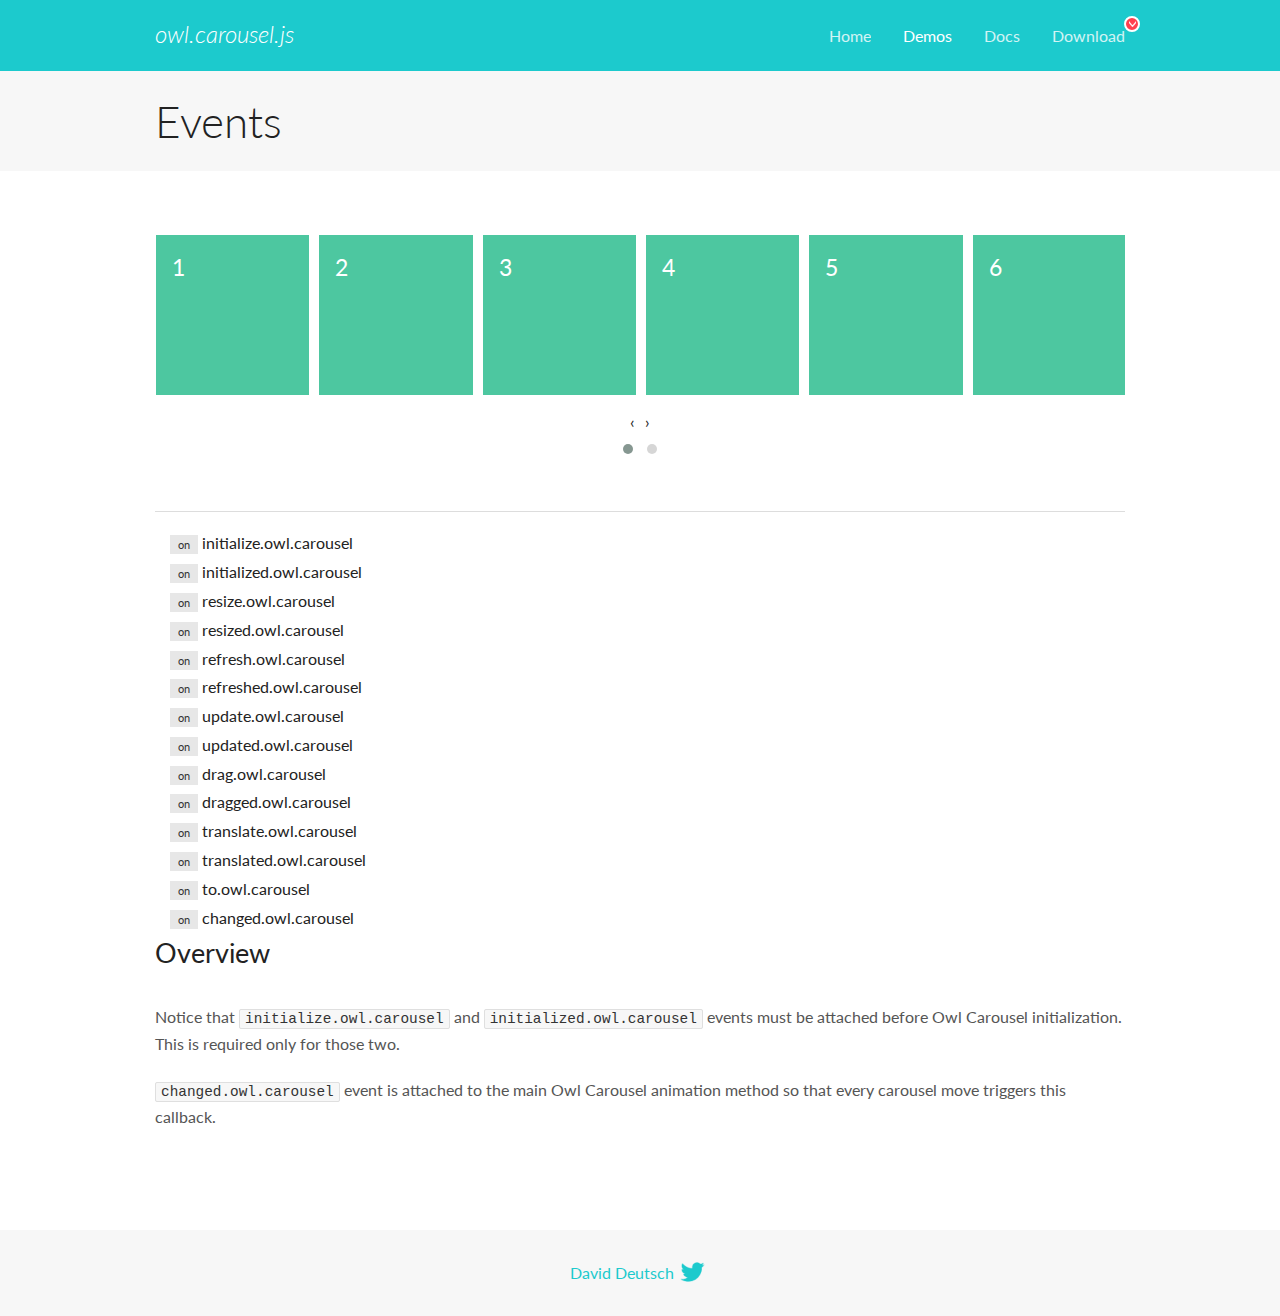
<file: owlcarousel/docs/demos/events.html>
<!DOCTYPE html>
<html lang="en">
  <head>

    <!-- head -->
    <meta charset="utf-8">
    <meta name="msapplication-tap-highlight" content="no" />
    <meta name="viewport" content="width=device-width, initial-scale=1.0" />
    <meta name="description" content="Events usage demo">
    <meta name="author" content="David Deutsch">
    <title>
      Events Demo | Owl Carousel | 2.3.4
    </title>

    <!-- Stylesheets -->
    <link href='https://fonts.googleapis.com/css?family=Lato:300,400,700,400italic,300italic' rel='stylesheet' type='text/css'>
    <link rel="stylesheet" href="../assets/css/docs.theme.min.css">

    <!-- Owl Stylesheets -->
    <link rel="stylesheet" href="../assets/owlcarousel/assets/owl.carousel.min.css">
    <link rel="stylesheet" href="../assets/owlcarousel/assets/owl.theme.default.min.css">

    <!-- HTML5 shim and Respond.js IE8 support of HTML5 elements and media queries -->

    <!--[if lt IE 9]>
      <script src="https://oss.maxcdn.com/libs/html5shiv/3.7.0/html5shiv.js"></script>
      <script src="https://oss.maxcdn.com/libs/respond.js/1.3.0/respond.min.js"></script>
    <![endif]-->

    <!-- Favicons -->
    <link rel="apple-touch-icon-precomposed" sizes="144x144" href="../assets/ico/apple-touch-icon-144-precomposed.png">
    <link rel="shortcut icon" href="../assets/ico/favicon.png">
    <link rel="shortcut icon" href="favicon.ico">

    <!-- Yeah i know js should not be in header. Its required for demos.-->

    <!-- javascript -->
    <script src="../assets/vendors/jquery.min.js"></script>
    <script src="../assets/owlcarousel/owl.carousel.js"></script>
  </head>
  <body>

    <!-- header -->
    <header class="header">
      <div class="row">
        <div class="large-12 columns">
          <div class="brand left">
            <h3>
              <a href="/OwlCarousel2/">owl.carousel.js</a> 
            </h3>
          </div>
          <a id="toggle-nav" class="right">
            <span></span> <span></span> <span></span> 
          </a> 
          <div class="nav-bar">
            <ul class="clearfix">
              <li> <a href="/OwlCarousel2/index.html">Home</a>  </li>
              <li class="active">
                <a href="/OwlCarousel2/demos/demos.html">Demos</a> 
              </li>
              <li> <a href="/OwlCarousel2/docs/started-welcome.html">Docs</a>  </li>
              <li>
                <a href="https://github.com/OwlCarousel2/OwlCarousel2/archive/2.3.4.zip">Download</a> 
                <span class="download"></span> 
              </li>
            </ul>
          </div>
        </div>
      </div>
    </header>

    <!-- title -->
    <section class="title">
      <div class="row">
        <div class="large-12 columns">
          <h1>Events</h1>
        </div>
      </div>
    </section>

    <!--  Demos -->
    <section id="demos">
      <div class="row">
        <div class="large-12 columns">
          <div class="owl-carousel owl-theme">
            <div class="item">
              <h4>1</h4>
            </div>
            <div class="item">
              <h4>2</h4>
            </div>
            <div class="item">
              <h4>3</h4>
            </div>
            <div class="item">
              <h4>4</h4>
            </div>
            <div class="item">
              <h4>5</h4>
            </div>
            <div class="item">
              <h4>6</h4>
            </div>
            <div class="item">
              <h4>7</h4>
            </div>
            <div class="item">
              <h4>8</h4>
            </div>
            <div class="item">
              <h4>9</h4>
            </div>
            <div class="item">
              <h4>10</h4>
            </div>
            <div class="item">
              <h4>11</h4>
            </div>
            <div class="item">
              <h4>12</h4>
            </div>
          </div>
          <hr>
          <div class="large-12 columns callbacks">
            <div><span class="label secondary initialize">on</span>  initialize.owl.carousel </div>
            <div><span class="label secondary initialized">on</span>  initialized.owl.carousel </div>
            <div><span class="label secondary resize">on</span>  resize.owl.carousel </div>
            <div><span class="label secondary resized">on</span>  resized.owl.carousel </div>
            <div><span class="label secondary refresh">on</span>  refresh.owl.carousel </div>
            <div><span class="label secondary refreshed">on</span>  refreshed.owl.carousel </div>
            <div><span class="label secondary update">on</span>  update.owl.carousel </div>
            <div><span class="label secondary updated">on</span>  updated.owl.carousel </div>
            <div><span class="label secondary drag">on</span>  drag.owl.carousel </div>
            <div><span class="label secondary dragged">on</span>  dragged.owl.carousel </div>
            <div><span class="label secondary translate">on</span>  translate.owl.carousel </div>
            <div><span class="label secondary translated">on</span>  translated.owl.carousel </div>
            <div><span class="label secondary to">on</span>  to.owl.carousel </div>
            <div><span class="label secondary changed">on</span>  changed.owl.carousel </div>
          </div>
          <h3 id="overview">Overview</h3>
          <p>Notice that <code>initialize.owl.carousel</code> and <code>initialized.owl.carousel</code> events must be attached before Owl Carousel initialization. This is required only for those two.</p>
          <p><code>changed.owl.carousel</code> event is attached to the main Owl Carousel animation method so that every carousel move triggers this callback.</p>
          <script>
            jQuery(document).ready(function($) {
              var owl = $('.owl-carousel');
              owl.on('initialize.owl.carousel initialized.owl.carousel ' +
                'initialize.owl.carousel initialize.owl.carousel ' +
                'resize.owl.carousel resized.owl.carousel ' +
                'refresh.owl.carousel refreshed.owl.carousel ' +
                'update.owl.carousel updated.owl.carousel ' +
                'drag.owl.carousel dragged.owl.carousel ' +
                'translate.owl.carousel translated.owl.carousel ' +
                'to.owl.carousel changed.owl.carousel',
                function(e) {
                  $('.' + e.type)
                    .removeClass('secondary')
                    .addClass('success');
                  window.setTimeout(function() {
                    $('.' + e.type)
                      .removeClass('success')
                      .addClass('secondary');
                  }, 500);
                });
              owl.owlCarousel({
                loop: true,
                nav: true,
                lazyLoad: true,
                margin: 10,
                video: true,
                responsive: {
                  0: {
                    items: 1
                  },
                  600: {
                    items: 3
                  },
                  960: {
                    items: 5,
                  },
                  1200: {
                    items: 6
                  }
                }
              });
            });
          </script>
        </div>
      </div>
    </section>

    <!-- footer -->
    <footer class="footer">
      <div class="row">
        <div class="large-12 columns">
          <h5>
            <a href="/OwlCarousel2/docs/support-contact.html">David Deutsch</a> 
            <a id="custom-tweet-button" href="https://twitter.com/share?url=https://github.com/OwlCarousel2/OwlCarousel2&text=Owl Carousel - This is so awesome! " target="_blank"></a> 
          </h5>
        </div>
      </div>
    </footer>

    <!-- vendors -->
    <script src="../assets/vendors/highlight.js"></script>
    <script src="../assets/js/app.js"></script>
  </body>
</html>
</file>
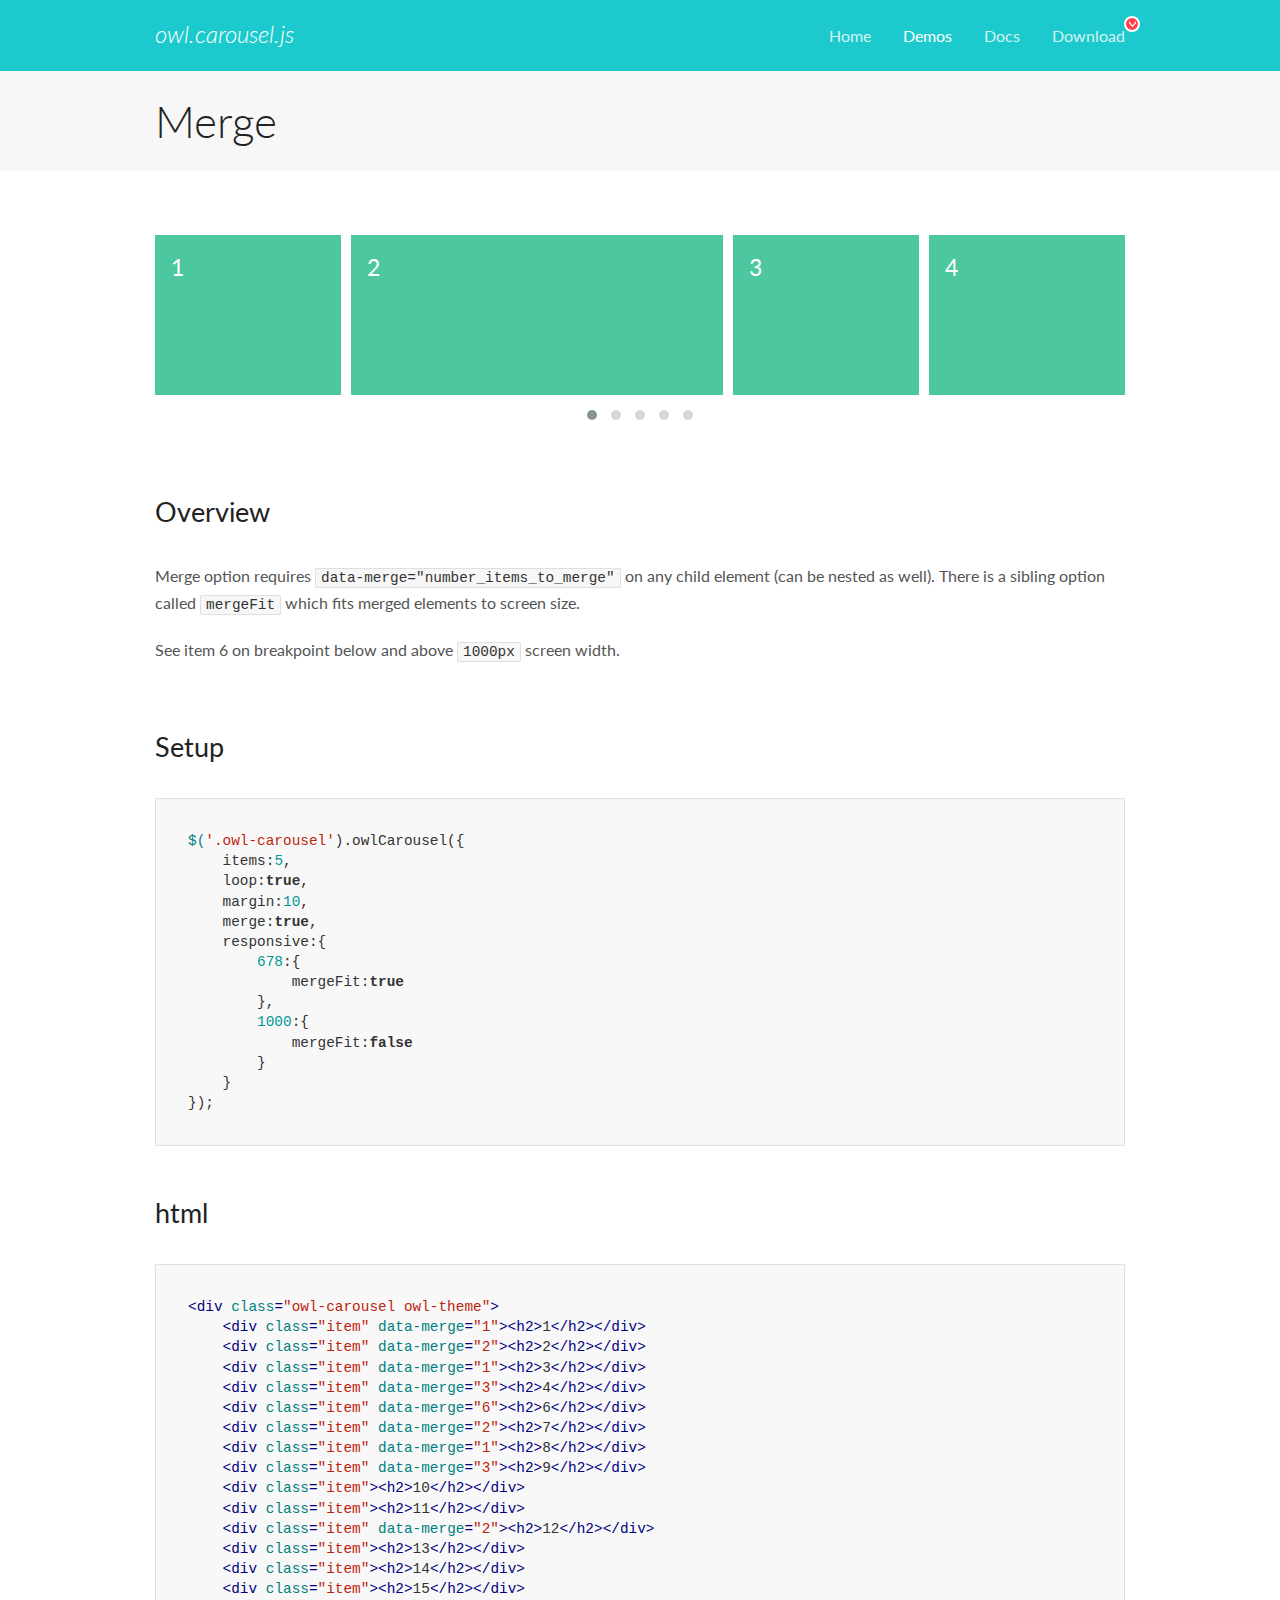
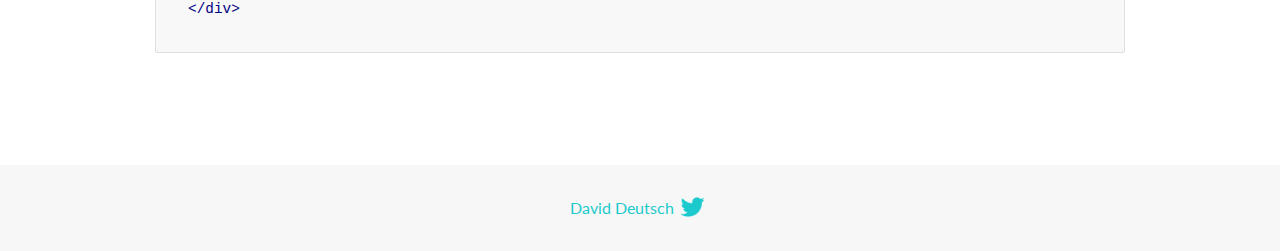
<file: owlcarousel/docs/demos/merge.html>
<!DOCTYPE html>
<html lang="en">
  <head>

    <!-- head -->
    <meta charset="utf-8">
    <meta name="msapplication-tap-highlight" content="no" />
    <meta name="viewport" content="width=device-width, initial-scale=1.0" />
    <meta name="description" content="Merge Items">
    <meta name="author" content="David Deutsch">
    <title>
      Merge Demo | Owl Carousel | 2.3.4
    </title>

    <!-- Stylesheets -->
    <link href='https://fonts.googleapis.com/css?family=Lato:300,400,700,400italic,300italic' rel='stylesheet' type='text/css'>
    <link rel="stylesheet" href="../assets/css/docs.theme.min.css">

    <!-- Owl Stylesheets -->
    <link rel="stylesheet" href="../assets/owlcarousel/assets/owl.carousel.min.css">
    <link rel="stylesheet" href="../assets/owlcarousel/assets/owl.theme.default.min.css">

    <!-- HTML5 shim and Respond.js IE8 support of HTML5 elements and media queries -->

    <!--[if lt IE 9]>
      <script src="https://oss.maxcdn.com/libs/html5shiv/3.7.0/html5shiv.js"></script>
      <script src="https://oss.maxcdn.com/libs/respond.js/1.3.0/respond.min.js"></script>
    <![endif]-->

    <!-- Favicons -->
    <link rel="apple-touch-icon-precomposed" sizes="144x144" href="../assets/ico/apple-touch-icon-144-precomposed.png">
    <link rel="shortcut icon" href="../assets/ico/favicon.png">
    <link rel="shortcut icon" href="favicon.ico">

    <!-- Yeah i know js should not be in header. Its required for demos.-->

    <!-- javascript -->
    <script src="../assets/vendors/jquery.min.js"></script>
    <script src="../assets/owlcarousel/owl.carousel.js"></script>
  </head>
  <body>

    <!-- header -->
    <header class="header">
      <div class="row">
        <div class="large-12 columns">
          <div class="brand left">
            <h3>
              <a href="/OwlCarousel2/">owl.carousel.js</a> 
            </h3>
          </div>
          <a id="toggle-nav" class="right">
            <span></span> <span></span> <span></span> 
          </a> 
          <div class="nav-bar">
            <ul class="clearfix">
              <li> <a href="/OwlCarousel2/index.html">Home</a>  </li>
              <li class="active">
                <a href="/OwlCarousel2/demos/demos.html">Demos</a> 
              </li>
              <li> <a href="/OwlCarousel2/docs/started-welcome.html">Docs</a>  </li>
              <li>
                <a href="https://github.com/OwlCarousel2/OwlCarousel2/archive/2.3.4.zip">Download</a> 
                <span class="download"></span> 
              </li>
            </ul>
          </div>
        </div>
      </div>
    </header>

    <!-- title -->
    <section class="title">
      <div class="row">
        <div class="large-12 columns">
          <h1>Merge</h1>
        </div>
      </div>
    </section>

    <!--  Demos -->
    <section id="demos">
      <div class="row">
        <div class="large-12 columns">
          <div class="owl-carousel owl-theme">
            <div class="item" data-merge="1">
              <h4>1</h4>
            </div>
            <div class="item" data-merge="2">
              <h4>2</h4>
            </div>
            <div class="item" data-merge="1">
              <h4>3</h4>
            </div>
            <div class="item" data-merge="3">
              <h4>4</h4>
            </div>
            <div class="item" data-merge="6">
              <h4>6</h4>
            </div>
            <div class="item" data-merge="2">
              <h4>7</h4>
            </div>
            <div class="item" data-merge="1">
              <h4>8</h4>
            </div>
            <div class="item" data-merge="3">
              <h4>9</h4>
            </div>
            <div class="item">
              <h4>10</h4>
            </div>
            <div class="item">
              <h4>11</h4>
            </div>
            <div class="item" data-merge="2">
              <h4>12</h4>
            </div>
            <div class="item">
              <h4>13</h4>
            </div>
            <div class="item">
              <h4>14</h4>
            </div>
            <div class="item">
              <h4>15</h4>
            </div>
          </div>
          <h3 id="overview">Overview</h3>
          <p>Merge option requires <code>data-merge=&quot;number_items_to_merge&quot;</code> on any child element (can be nested as well). There is a sibling option called <code>mergeFit</code> which fits merged elements to screen size. </p>
          <p>See item 6 on breakpoint below and above <code>1000px</code> screen width.</p>
          <h3 id="setup">Setup</h3>
          <pre><code>$(&#39;.owl-carousel&#39;).owlCarousel({
    items:5,
    loop:true,
    margin:10,
    merge:true,
    responsive:{
        678:{
            mergeFit:true
        },
        1000:{
            mergeFit:false
        }
    }
});</code></pre>
          <h3 id="html">html</h3>
          <pre><code>&lt;div class=&quot;owl-carousel owl-theme&quot;&gt;
    &lt;div class=&quot;item&quot; data-merge=&quot;1&quot;&gt;&lt;h2&gt;1&lt;/h2&gt;&lt;/div&gt;
    &lt;div class=&quot;item&quot; data-merge=&quot;2&quot;&gt;&lt;h2&gt;2&lt;/h2&gt;&lt;/div&gt;
    &lt;div class=&quot;item&quot; data-merge=&quot;1&quot;&gt;&lt;h2&gt;3&lt;/h2&gt;&lt;/div&gt;
    &lt;div class=&quot;item&quot; data-merge=&quot;3&quot;&gt;&lt;h2&gt;4&lt;/h2&gt;&lt;/div&gt;
    &lt;div class=&quot;item&quot; data-merge=&quot;6&quot;&gt;&lt;h2&gt;6&lt;/h2&gt;&lt;/div&gt;
    &lt;div class=&quot;item&quot; data-merge=&quot;2&quot;&gt;&lt;h2&gt;7&lt;/h2&gt;&lt;/div&gt;
    &lt;div class=&quot;item&quot; data-merge=&quot;1&quot;&gt;&lt;h2&gt;8&lt;/h2&gt;&lt;/div&gt;
    &lt;div class=&quot;item&quot; data-merge=&quot;3&quot;&gt;&lt;h2&gt;9&lt;/h2&gt;&lt;/div&gt;
    &lt;div class=&quot;item&quot;&gt;&lt;h2&gt;10&lt;/h2&gt;&lt;/div&gt;
    &lt;div class=&quot;item&quot;&gt;&lt;h2&gt;11&lt;/h2&gt;&lt;/div&gt;
    &lt;div class=&quot;item&quot; data-merge=&quot;2&quot;&gt;&lt;h2&gt;12&lt;/h2&gt;&lt;/div&gt;
    &lt;div class=&quot;item&quot;&gt;&lt;h2&gt;13&lt;/h2&gt;&lt;/div&gt;
    &lt;div class=&quot;item&quot;&gt;&lt;h2&gt;14&lt;/h2&gt;&lt;/div&gt;
    &lt;div class=&quot;item&quot;&gt;&lt;h2&gt;15&lt;/h2&gt;&lt;/div&gt;
&lt;/div&gt;</code></pre>
          <script>
            $(document).ready(function() {
              $('.owl-carousel').owlCarousel({
                items: 5,
                loop: true,
                margin: 10,
                merge: true,
                responsive: {
                  678: {
                    mergeFit: true
                  },
                  1000: {
                    mergeFit: false
                  }
                }
              });
            })
          </script>
        </div>
      </div>
    </section>

    <!-- footer -->
    <footer class="footer">
      <div class="row">
        <div class="large-12 columns">
          <h5>
            <a href="/OwlCarousel2/docs/support-contact.html">David Deutsch</a> 
            <a id="custom-tweet-button" href="https://twitter.com/share?url=https://github.com/OwlCarousel2/OwlCarousel2&text=Owl Carousel - This is so awesome! " target="_blank"></a> 
          </h5>
        </div>
      </div>
    </footer>

    <!-- vendors -->
    <script src="../assets/vendors/highlight.js"></script>
    <script src="../assets/js/app.js"></script>
  </body>
</html>
</file>
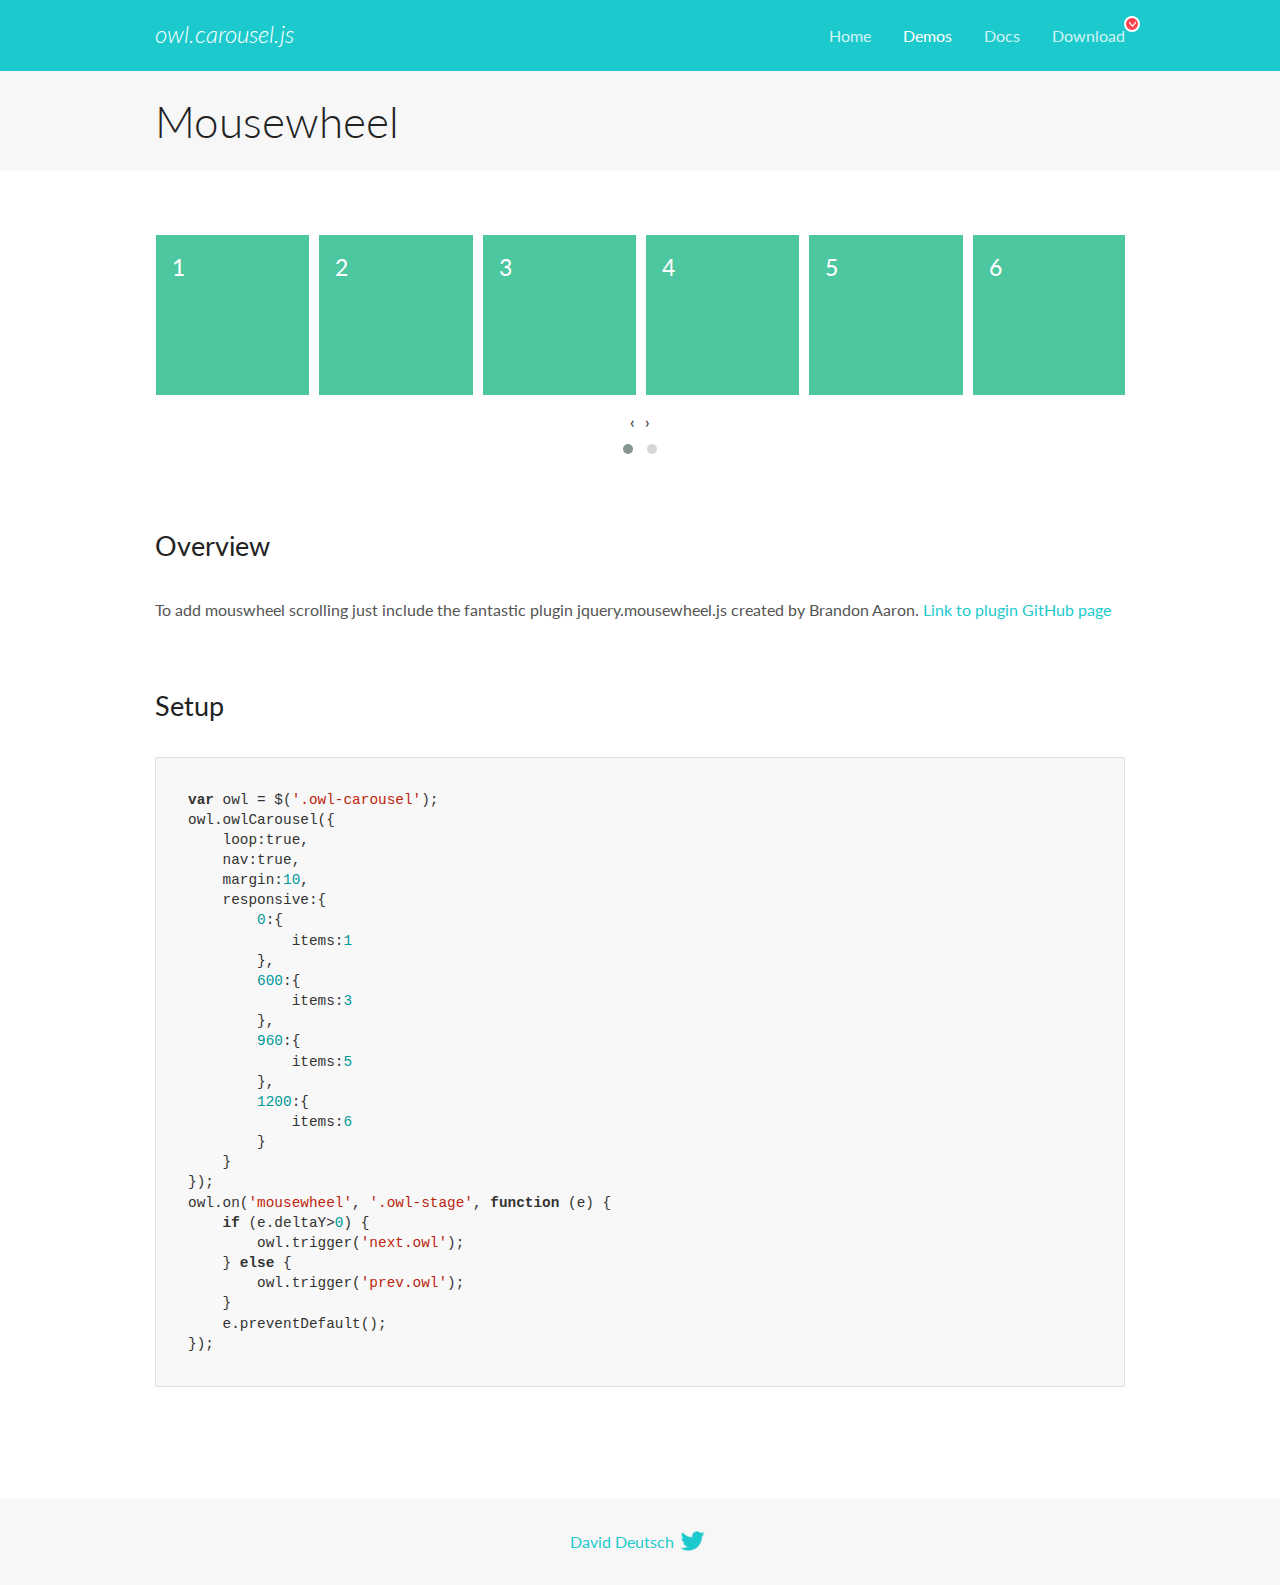
<file: owlcarousel/docs/demos/mousewheel.html>
<!DOCTYPE html>
<html lang="en">
  <head>

    <!-- head -->
    <meta charset="utf-8">
    <meta name="msapplication-tap-highlight" content="no" />
    <meta name="viewport" content="width=device-width, initial-scale=1.0" />
    <meta name="description" content="Mousewheel usage demo">
    <meta name="author" content="David Deutsch">
    <title>
      Mousewheel Demo | Owl Carousel | 2.3.4
    </title>

    <!-- Stylesheets -->
    <link href='https://fonts.googleapis.com/css?family=Lato:300,400,700,400italic,300italic' rel='stylesheet' type='text/css'>
    <link rel="stylesheet" href="../assets/css/docs.theme.min.css">

    <!-- Owl Stylesheets -->
    <link rel="stylesheet" href="../assets/owlcarousel/assets/owl.carousel.min.css">
    <link rel="stylesheet" href="../assets/owlcarousel/assets/owl.theme.default.min.css">

    <!-- HTML5 shim and Respond.js IE8 support of HTML5 elements and media queries -->

    <!--[if lt IE 9]>
      <script src="https://oss.maxcdn.com/libs/html5shiv/3.7.0/html5shiv.js"></script>
      <script src="https://oss.maxcdn.com/libs/respond.js/1.3.0/respond.min.js"></script>
    <![endif]-->

    <!-- Favicons -->
    <link rel="apple-touch-icon-precomposed" sizes="144x144" href="../assets/ico/apple-touch-icon-144-precomposed.png">
    <link rel="shortcut icon" href="../assets/ico/favicon.png">
    <link rel="shortcut icon" href="favicon.ico">

    <!-- Yeah i know js should not be in header. Its required for demos.-->

    <!-- javascript -->
    <script src="../assets/vendors/jquery.min.js"></script>
    <script src="../assets/owlcarousel/owl.carousel.js"></script>
  </head>
  <body>

    <!-- header -->
    <header class="header">
      <div class="row">
        <div class="large-12 columns">
          <div class="brand left">
            <h3>
              <a href="/OwlCarousel2/">owl.carousel.js</a> 
            </h3>
          </div>
          <a id="toggle-nav" class="right">
            <span></span> <span></span> <span></span> 
          </a> 
          <div class="nav-bar">
            <ul class="clearfix">
              <li> <a href="/OwlCarousel2/index.html">Home</a>  </li>
              <li class="active">
                <a href="/OwlCarousel2/demos/demos.html">Demos</a> 
              </li>
              <li> <a href="/OwlCarousel2/docs/started-welcome.html">Docs</a>  </li>
              <li>
                <a href="https://github.com/OwlCarousel2/OwlCarousel2/archive/2.3.4.zip">Download</a> 
                <span class="download"></span> 
              </li>
            </ul>
          </div>
        </div>
      </div>
    </header>

    <!-- title -->
    <section class="title">
      <div class="row">
        <div class="large-12 columns">
          <h1>Mousewheel</h1>
        </div>
      </div>
    </section>

    <!--  Demos -->
    <section id="demos">
      <div class="row">
        <div class="large-12 columns">
          <div class="owl-carousel owl-theme">
            <div class="item">
              <h4>1</h4>
            </div>
            <div class="item">
              <h4>2</h4>
            </div>
            <div class="item">
              <h4>3</h4>
            </div>
            <div class="item">
              <h4>4</h4>
            </div>
            <div class="item">
              <h4>5</h4>
            </div>
            <div class="item">
              <h4>6</h4>
            </div>
            <div class="item">
              <h4>7</h4>
            </div>
            <div class="item">
              <h4>8</h4>
            </div>
            <div class="item">
              <h4>9</h4>
            </div>
            <div class="item">
              <h4>10</h4>
            </div>
            <div class="item">
              <h4>11</h4>
            </div>
            <div class="item">
              <h4>12</h4>
            </div>
          </div>
          <h3 id="overview">Overview</h3>
          <p>To add mouswheel scrolling just include the fantastic plugin jquery.mousewheel.js created by Brandon Aaron.
            <a href="https://github.com/brandonaaron/jquery-mousewheel">Link to plugin GitHub page</a> 
          </p>
          <h3 id="setup">Setup</h3>
          <pre><code>var owl = $(&#39;.owl-carousel&#39;);
owl.owlCarousel({
    loop:true,
    nav:true,
    margin:10,
    responsive:{
        0:{
            items:1
        },
        600:{
            items:3
        },            
        960:{
            items:5
        },
        1200:{
            items:6
        }
    }
});
owl.on(&#39;mousewheel&#39;, &#39;.owl-stage&#39;, function (e) {
    if (e.deltaY&gt;0) {
        owl.trigger(&#39;next.owl&#39;);
    } else {
        owl.trigger(&#39;prev.owl&#39;);
    }
    e.preventDefault();
});</code></pre>
          <script src="../assets/vendors/jquery.mousewheel.min.js"></script>
          <script>
            $(document).ready(function() {
              var owl = $('.owl-carousel');
              owl.owlCarousel({
                loop: true,
                nav: true,
                margin: 10,
                responsive: {
                  0: {
                    items: 1
                  },
                  600: {
                    items: 3
                  },
                  960: {
                    items: 5
                  },
                  1200: {
                    items: 6
                  }
                }
              });
              owl.on('mousewheel', '.owl-stage', function(e) {
                if (e.deltaY > 0) {
                  owl.trigger('next.owl');
                } else {
                  owl.trigger('prev.owl');
                }
                e.preventDefault();
              });
            })
          </script>
        </div>
      </div>
    </section>

    <!-- footer -->
    <footer class="footer">
      <div class="row">
        <div class="large-12 columns">
          <h5>
            <a href="/OwlCarousel2/docs/support-contact.html">David Deutsch</a> 
            <a id="custom-tweet-button" href="https://twitter.com/share?url=https://github.com/OwlCarousel2/OwlCarousel2&text=Owl Carousel - This is so awesome! " target="_blank"></a> 
          </h5>
        </div>
      </div>
    </footer>

    <!-- vendors -->
    <script src="../assets/vendors/highlight.js"></script>
    <script src="../assets/js/app.js"></script>
  </body>
</html>
</file>
<file: header.css>
/* //////////////////// HEADER //////////////////////// */
.header{
    position: fixed;
    display: flex;
    flex-direction: column;
    width: 100%;
    z-index: 2;
}

/* ////////////////// TOP HEADER //////////////////////// */
.top-header{
    height: 70px;
    display: flex;
    align-items: center;
    background-color: white;
}

.top-header .container{
    display: flex;
    justify-content: space-between;
    flex-direction: row;
    align-items: center;
    font-family: Vidaloka;
    font-size: 36px;
}

.top-header__logo span{
    user-select: none
}

.top-header__logo a{
    text-decoration: none;
    color: black;
}
.top-header__menu ul{
    display: flex;
    flex-direction: row;
    list-style-type: none;
    /* font-family: Nunito; */
    font-size: 14px;
    margin: 0;
}

.top-header__menu li{
    margin-left: 20px;
}

.top-header__menu a:hover{
    color: rgb(52, 120, 209);
    transform: scale(1);
    transition: .5s ease all;
}

.top-header__menu a{
    text-decoration: none;
    color: grey;
}

.top-header__contacts {
    display: flex;
    flex-direction: column;
    align-content: space-around;
}

.top-header__contacts ul{
    list-style-type: none;
    font-size: 14px;
    margin: 0;
}
.top-header__contacts ul {
    display: flex;
    flex-direction: column;
    justify-content: space-evenly;
    height: 100%;
}

.home-number_span{
    font-size: 20px;
}

.home-number__elem1{
    z-index: 6;
    display: flex;
    flex-direction: row;
}

.home-number__elem1 img{
    margin-left: 8px;
}

.home-number a{
    text-decoration: none;
    color: black;
}

.home-number a:hover{
    color: rgb(52, 120, 209);
    transform: scale(1);
    transition: .5s ease all;
}

.home-number_display-none{
    display: none; 
}

.home-number_display-active{
    background-color: white;
    position: absolute;
    border: 1px solid black;
    top: 61px;
    z-index: -1;
    width: 148.8px;
}

.top-header__language{
    display: flex;
    align-items: center;
}

.top-header__language a{
    font-size: 18px;
    text-decoration: none;
    color: grey;
}

.top-header__language .active{
    font-size: 18px;
    text-decoration: none;
    color: black;
}

/* ////////////////// BOTTOM HEADER //////////////////////// */
.bottom-header{
    background-color: #39270D; 
    height: 76px;
    display: flex;
    align-items: center;
    z-index: -3;
}

.bottom-header__catalog a{
    color: white;
    text-decoration: none;
    position: relative;
    margin-left: 42px;
}

.bottom-header .container{
    display: flex; 
    justify-content: space-between;
    align-items: center;  
}

.bottom-header__catalog a:before{
    content: "";
    background-image: url("icons/dots_menu.svg") ;
    width: 26px;
    height: 26px;
    position: absolute;
    left: -42px;
    top: 50%;
    transform: translate(0, -50%);
}


.bottom-header__search{
    display: flex;
    justify-content: center;
    align-items: center;
    width: 33%;
    position: relative;
}

.bottom-header__search::after{

    content: "";
    background-image: url("icons/поиск.svg");
    width: 20px;
    height: 20px;
    position: absolute;
    right: 16px;
    top: 50%;
    transform: translate(0, -50%);
}

.bottom-header__search input{
    border-radius: 12px;
    font-size: 18px;
    border: none;
    width: 100%;
    padding-left: 20px;
    position: relative;
    
}

.bottom-header__search input:focus-visible{
    outline-color: transparent;
}

.bottom-header .container{
    display: flex;
    justify-content: space-between;
    flex-direction: row;
    align-items: center;
    font-family: Vidaloka;
    font-size: 36px;
    height: 100%;
}

.bottom-header__side-bar{
    list-style-type: none;
    display: flex;
    flex-direction: row;
    align-items: center;
    justify-content: space-around;
    height: 100%;
}

.bottom-header__side-bar a{
    list-style-type: none;
    display: flex;
    flex-direction: row;
    align-items: center;
}

.bottom-header__side-bar img {
    height: 26px;
    width: 26px;
}

.bottom-header__elem3{
    font-size: 16px;
    color: white;
    display: flex;
    align-self: flex-end;
    padding-bottom: 20px;
    margin-left: 23px;
}

.bottom-header__elem3 span{
   font-size: 10px;
   display: flex;
   align-self: flex-end;
}

.bottom-header__elem2{
    margin-left: 20px;
}
</file>
<file: style.css>
/* //////////////////// MAIN ///////////////////////// */
.main {
    /* height: 3000px; */
    font-family: Nunito;
}

.main_bg-img{
    height: 2800px;
    width: 100%;
    background-image: url("images/bg_cooffe.png");
    opacity: .4;
    position: absolute;
    z-index: -99;
}

.promo {
    padding-top: 186px ;
    display: flex;
    justify-content: center;
    align-self: center;
}

.promo-slider__elem1{
    font-size: 40px;
}


.promo-slider__elem1 .owl-prev{
    position: absolute;
    left: -30px;
    top: 50%;
    transform: translate(0, -50%);
}
.promo-slider__elem1 .owl-prev img{
    height: 40px;
    width: 40px;
}

.promo-slider__elem1  .owl-next{
    position: absolute;
    right: -16px;
    top: 50%;
    transform: translate(0, -50%);  
}

.promo-slider__elem1 .owl-next img{
    height: 40px;
    width: 40px;
}

.promo-slider__elem1 .owl-dots{
    position: absolute;
    display: flex;
    bottom: 14px;
    left: 50%;
    transform: translate(-50%, 0);
}

.promo-slider__elem1 .owl-dots .owl-dot{
    width: 30px;
    height: 3px;
    margin-left: 10px;
    background-color: white;
}

.promo-slider__elem1 .owl-dots .owl-dot:first-child{
    margin-left: 0;
}

.promo-slider__elem1 .owl-dots .owl-dot.active{
    width: 30px;
    height: 3px;
    background-color: grey;

}

.owl-item.active{
    display: flex;
    justify-content: center;
}

.owl_bg-img{
    display: flex;
    justify-content: start;
    align-items: center;
}

.bg-img_elem{
    display: flex;
    justify-content: space-evenly;
    align-items: center;
    flex-direction: column;
}

.elem1_button {
    display: flex;
    justify-content: center;
    align-items: center;
    align-self: flex-start;
    background-color: #39270D;
    font-size: 18px;
    height: 60px;
    width: 240px;
    border-radius: 100px;
}

.elem1_button a{

    text-decoration: none;
    color: white;
    font-style: bold;
}

.owl_bg-img{
    background-image: url("images/image4.svg");
    width: 1060px;
    height: 560px;
}

.bg-img_elem{
    background-image: url("/images/Vector-img4.svg");
    width: 950px;
    height: 378px;
    padding-left: 110px;
    padding-right: 130px;
}
</file>
<file: promo-slider_elem.css>
/* //////////////////////////////////////////////////// */

.hot-sales{
    margin-top: 80px;
    margin-bottom: 20px;
}

.hot-sales span{
    font-size: 30px;
    font-style: bold;
}

.buy-favorites{
    margin-top: 80px;
    margin-bottom: 20px;
}

.buy-favorites span{
    font-size: 30px;
    font-style: bold;
}

.promo-slider__elem2{
    width: 100%;
    display: flex;
    flex-direction: row;
    background-color: white;
    margin-bottom: 80px;
}

.promo-slider__elem2 a{
    text-decoration: none;
}
.promo-slider__elem2 .owl-next{
    position: absolute;
    right: 2px;
    top: -56px;
}

.promo-slider__elem2 .owl-next img{
    width: 24px;
    height: 24px;
}

.promo-slider__elem2 .owl-prev{
    position: absolute;
    right: 54px;;
    top: -56px;
}

.promo-slider__elem2 .owl-prev img{
    width: 24px;
    height: 24px;
}

.promo-slider__elem3{
    width: 100%;
    background-color: white;
    margin-bottom: 80px;

}

.promo-slider__elem3 .owl-next{
    position: absolute;
    right: 2px;
    top: -56px;
}

.promo-slider__elem3 .owl-next img{
    width: 24px;
    height: 24px;
}

.promo-slider__elem3 .owl-prev{
    position: absolute;
    right: 54px;;
    top: -56px;
}

.promo-slider__elem3 .owl-prev img{
    width: 24px;
    height: 24px;
}

.product-logo{
    border: solid #D3D3D3 1px;
    display: flex;
    flex-direction: column;
    align-items: center;
    padding: 30px;
    box-shadow: 0px 4px 16px 0px #BFBFBF40;
    width: 240px;
    gap: 14px;
}
.product-logo a{
    text-decoration: none;
}    
.product-logo:hover{
    box-shadow: 0px 12px 65px 0px #BFBFBF66; 
}

.product-preview{
    display: flex;
    flex-direction: column;
    align-items: center;
}

.product-missed.active{
    display: none;
}

.product-missed span{
    font-size: 10px;
    color: red;
}

/* .product-icons .active{
     display: none; 
}  */


/* .new-item{
    display: none;
}

.disc-item.{
    display: none;
} */

.new-item.active{
    position: absolute;
    width: 40px;
    height: 20px;
    height: 20px;
    transform: translate(-103px);
    z-index: 1;
} 

.disc-item.active{
    position: absolute;
    width: 40px;
    height: 20px;
    transform: translate(-103px, 120%);
    z-index: 1;
 
}

.product-comment{
    display: flex;
    flex-direction: row;
    align-items: center;
    justify-content: space-around;
    width: 100%;
    margin-top: 14px;
}

.product-comment span{
 font-size: 10px;
}

.product-stars{
    display: flex;
    flex-direction: row;
    margin-right: 10px;
    width: 50px;
    height: 10px;
}

.price-value{
    display: flex;
    flex-direction: row;
}

.product-price{
    display: flex;
    flex-direction: row;
    justify-content: space-around;
    width: 100%;
    margin-top: 14px;
}

.product-follow{
    display: flex;
    align-self: center;
}

.product-picture{
    display: flex;
    width: 180px;
    justify-content: center;
    position: relative;
}

.price-crossed{
    text-decoration: line-through;
}

.product-text span{
    text-decoration: none;
    color: black;
    font-size: 14px;
}

.product-text{
    text-decoration: none;
    margin-top: 24px;
}

.price-crossed span{
    font-size: 12px;
    color: grey;
}

.price-active span{
    font-size: 18px;
}

/* .product-buy.active{
    display: none;
} */

.product-buy{
    display: flex;
    justify-content: center;
    align-items: center;
    height: 44px;
    background-color: #39270D;
    border-radius: 100px;
    width: 180px;
    margin-top: 14px;
}

.product-buy a{
    text-decoration: none;
    color: white;
    background-color: #39270D;
}
.product_fast-buy{
    display: flex;
    justify-content: center;
    align-items: center;
    height: 44px;
    background-color: white;
    border-radius:100px;
    border: 1px solid black;
    width: 180px;
    margin-top: 14px;
}

.product_fast-buy a{
    text-decoration: none;
    color: black;
    background-color: white;
}

.product-buy_wait-list.active{
    display: none;
}

.product-buy_wait-list.already{
    display: flex;
    justify-content: center;
    align-items: center;
    height: 44px;
    background-color: white;
    border-radius: 100px;
    width: 180px;
    margin-top: 14px;
}

.product-buy_wait-list.already a{
    text-decoration: none;
    color: black;
}

.product-buy_wait-list.already.active{
    display: none;
}

.product-buy_wait-list{
    display: flex;
    justify-content: center;
    align-items: center;
    height: 44px;
    background-color: red;
    border-radius: 100px;
    width: 180px;
    margin-top: 14px;
}

.product-buy_wait-list a{
    text-decoration: none;
    color: white;
}

/* //////////////////////////////////////////////////// */
.promo__elem3{
    max-width: 1280px;
}

.elem3-header{
    margin-bottom: 40px;
}

.promo__elem3 span{
    font-style: bold;
    font-size: 30px;  
}

.promo-elem3_text{
    display: flex;
    flex-direction: column;
    max-width: 592px;
    
}

.promo-elem3_text span{
    font-size: 16px;
    margin-bottom: 20px;
    text-align: left;
    line-height: 32px;
    font-weight: 400;
    /* font-family: Nunito; */
}

.promo-elem3_block{
    display: flex;
    flex-direction: row;
    justify-content: space-between;
}

/* .promo-elem3_block span{
    margin-bottom: 20px;
} */

.promo-elem3_block img{
    width: auto;
    max-height: 424px;
}
</file>
<file: footer.css>
/* /////////////////// FOOOTER //////////////////////// */
.footer{
    background-color: #39270D;
}

.footer .container{
    color: white;
    display: flex;
    justify-content: space-between;
    flex-direction: row;
}

.footer-info .container{
    display: flex;
    flex-direction: row;
    margin-top: 50px;
}

.footer-info li{
    list-style-type: none;
    text-decoration: none;
}

.footer-info__contacts {
    display: flex;
    justify-content: space-around;

}

.footer-info__contacts li:nth-child(4n-2){
    font-size: 16px;
    font-weight: 400;
}

.footer-info__contacts li a{
    font-size: 20px;
    font-weight: 400;
}

.footer-info a{
    list-style-type: none;
    text-decoration: none;
    color: white;
    font-size: 16px;
}

.footer-info li{
    margin-bottom: 18px;
}

.footer-auth{
    display: flex;
    flex-direction: column;
    justify-content: center;
    
}

.footer-info a:hover{
    color: rgb(52, 120, 209);
    transform: scale(1);
    transition: .5s ease all;
}

.footer-info span{
    font-weight: bold;
    font-size: 20px;
}

.footer-autch span{
    font-weight: bold;
    font-size: 20px;
}

.footer-auth__mail-input{
    display: flex;
    flex-direction: column;
}

.footer-auth__pay-cards{
    display: flex;
    flex-direction: column;
    margin-top: 50px;
}
</file>
<file: prodcut.css>
.product-about-img img{
    max-width: 523px;
    max-height: 510px;    
}


.product-about{
    display: flex;
    flex-direction: row;
    justify-content: center;
}

.product-about_info{
    width: 100%;
    display: flex;
    flex-direction: column;
    justify-content: space-around;
}

.product-about_img{
    margin-right: 40px;
}
.product-about_name span{
    font-size: 36px;
    font-style: bold;
}

.product_is-in-stock{
    font-size: 16px;
    font-style: bold;
}
.product__bar.product-comment span{
    font-size: 14px;
    margin: 0;
}

.product__bar.product-comment{
    margin: 0;
    width: auto;
    display: flex;
    justify-content: end;
}

.product_is-in-stock{
    color: #006F04 ;
}

.product__bar_in-stock_comment{
    display: flex;
    flex-direction: row;
    justify-content: space-between;
}

.amount-product{
    display: flex;
    flex-direction: row;
}

.amount-product_value{
    display: flex;
    flex-direction: column;
    justify-content: center;
    align-items: center;
    border: 1px solid #D3D3D3;
    width: 40px;
    height: 40px;
}

.product-variety_button span{
    font-size: 18px;
}

.product-variety_button{
    border: 1px solid #D3D3D3;
    width: 180px;
    display: flex;
    flex-direction: row;
    justify-content: space-around;
    padding: 10px 20px;
}

.main-variety_display-none{
    display: none;
}
.main-variety a{
    text-decoration: none;
    color: black    ;
}

.amount-product_button{
    margin-right: 20px;
    font-size: 18px;
    display: flex;
    flex-direction: row;
    align-items: center;
    align-content: center;
    justify-content: space-between;
    width: 87px;
}

.elem_product-buy{
    display: flex;
    flex-direction: row;
    align-items: center;
    align-content: center;
}

.elem_product-buy .product-buy{
    margin: 0;
}

.elem_product-buy .product_fast-buy{
    margin: 0;
}

.elem_product-buy .active{
    margin-right: 20px;
}


.type-of-coffe span{
    font-size: 16px;
}

.type-of-coffe ul{
    display: flex;
    justify-content: space-between;
    list-style-type: none;
}


ul.type-of-coffe {
    max-width: 40em;
    padding: 0;
    overflow-x: hidden;
    list-style: none
}

ul.type-of-coffe li:before {
    float: left;
    width: 0;
    white-space: nowrap;
    content:
 ". . . . . . . . . . . . . . . . . . . . "
 ". . . . . . . . . . . . . . . . . . . . "
 ". . . . . . . . . . . . . . . . . . . . "
 ". . . . . . . . . . . . . . . . . . . . "
}

ul.type-of-coffe span:first-child {
    padding-right: 0.33em;
    background: white
}

ul.type-of-coffe span + span {
    float: right;
    padding-left: 0.33em;
    background: white
}
/* ///////////////////ОПИСАНИЕ/////////////////// */

.description_delivery-and-payment span{
    font-size: 18px;
}
.description_delivery-and-payment{
    display: flex;
    flex-direction: row;
}
.description{
    margin-top: 80px;
}
.description-comment{
    display: flex;
    flex-direction: column;
    text-align: left;
    width: 50%;
}
.description span{
    font-size: 30px;
    font-style: bold;
}
.product__description{
    display: flex;
    flex-direction: row;
}
.description-delivery{
    border-left: 1px solid #D3D3D3;
}
.description-delivery li:first-child{
    list-style-type: none;
}
.description-payment li:first-child{
    list-style-type: none;
}
.description_delivery-and-payment span{
    font-size: 30px;
    font-style: bold;
}
.description_delivery-and-payment{
   width: 50%;
   display: flex;
   justify-content: space-around;
}


/* /////////////Коментарии///////////// */

.general__review{
    display: flex;
    flex-direction: row;
    justify-content: space-around;
}
.general__review img{
    width: 16px;
    height: 16px;
}
.comment-stars{
    display: flex;
    flex-direction: row;
    align-items: flex-start;
    width: 80px;
    padding:14px;
}
.comment_elem{
    border: 1px solid #D3D3D3;
    width: 510px;
    height: 200px;
    display: flex;
    background-color: white;
    flex-direction: column;
    padding: 2px 14px;
}

.author_comment{
    display: flex;
    flex-direction: row;
    justify-content: space-between;
    border-bottom: 1px solid #D3D3D3;
}

.date-of-review span{
    color: #818181;
}
.header-comment{
    font-size: 30px;
    font-style: bold;
    margin-bottom: 20px;
}
.general__review .owl-prev img{
    position: absolute;
    left: 10px;
    top: 50%;
    transform: translate(0, -50%);
    width: 40px;
    height: 40px;
}
.general__review .owl-next img{
    position: absolute;
    right: 10px;
    width: 40px;
    height: 40px;
    top: 50%;
    transform: translate(0, -50%);
}

.add-comment{
    margin-top: 40px;
    display: flex;
    justify-content: center;
}
.add-comment a{
    border: 1px solid #39270D;
    background-color: white;
    border-radius: 100px;
    width: 240;
    height: 60px;
    text-decoration: none;
    padding: 17px 52px;
}
.add-comment span{

    color: black;
    background-color: white;
}
</file>
